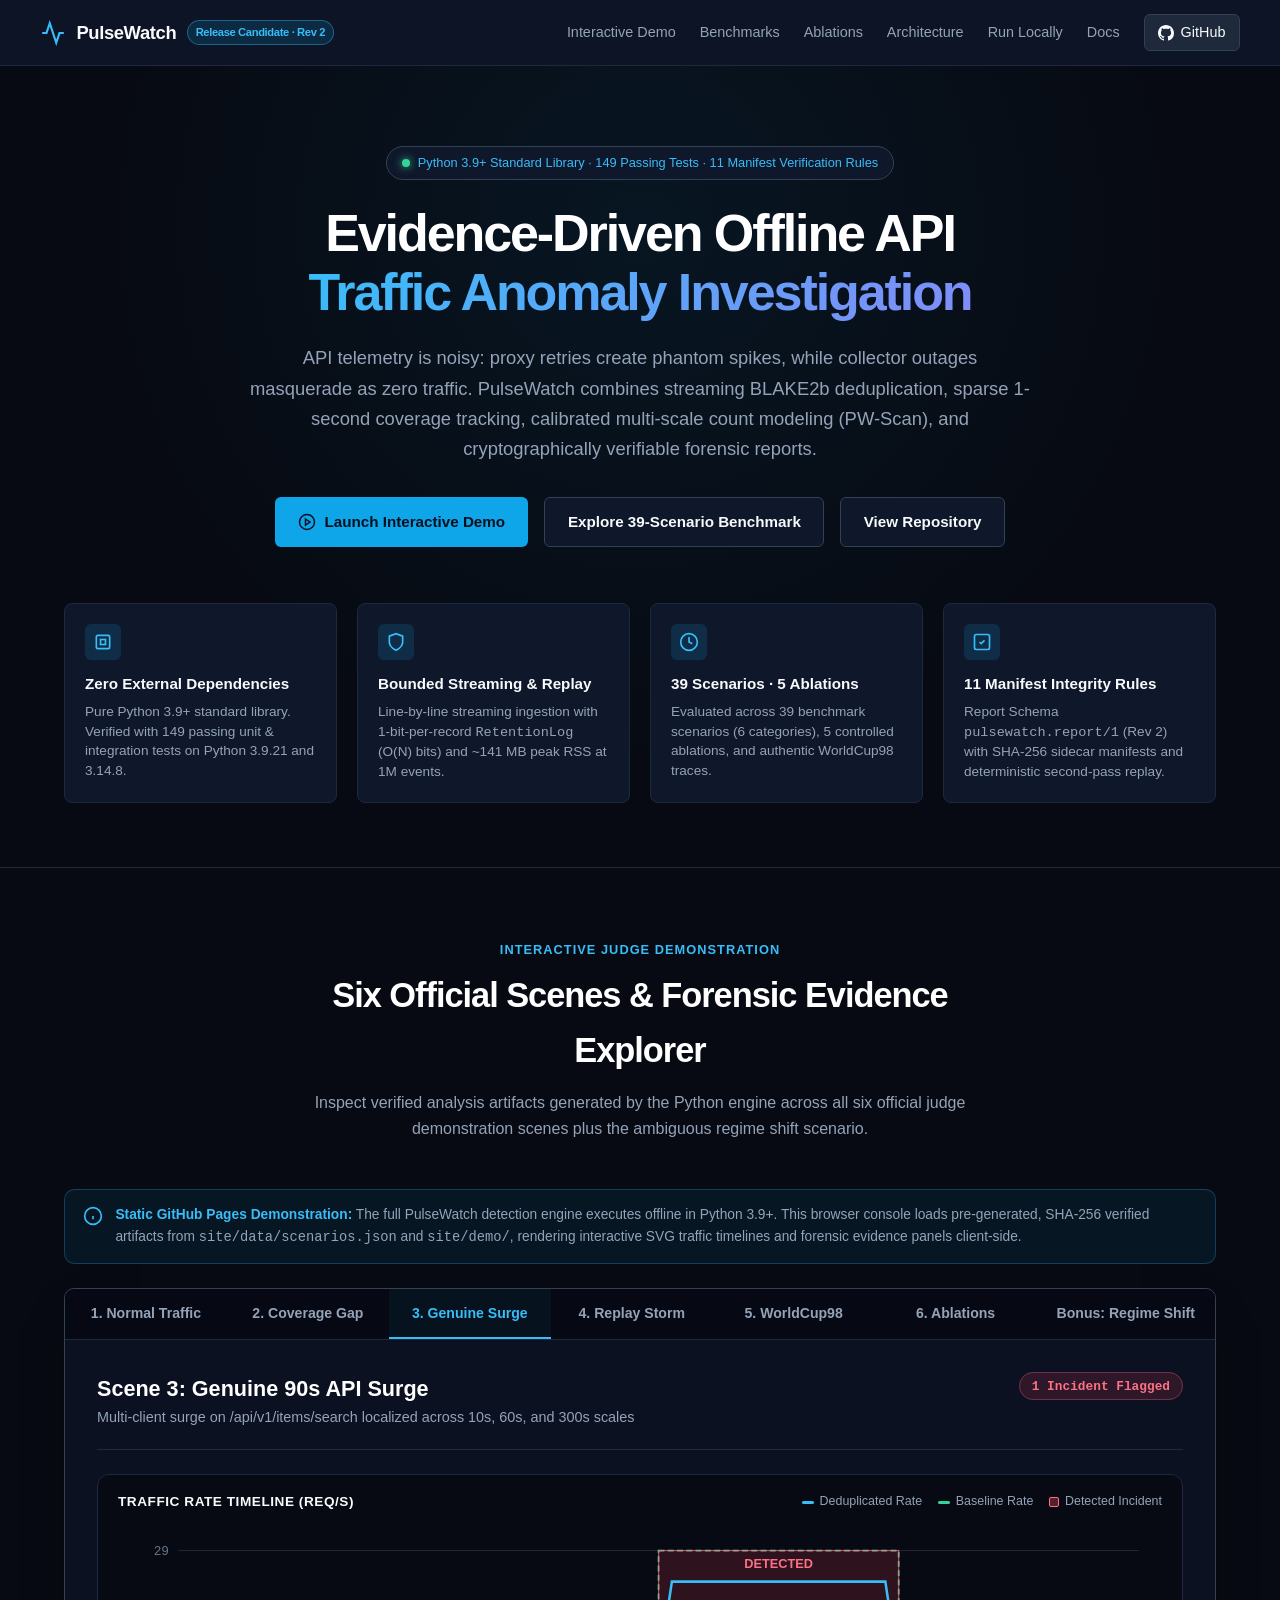
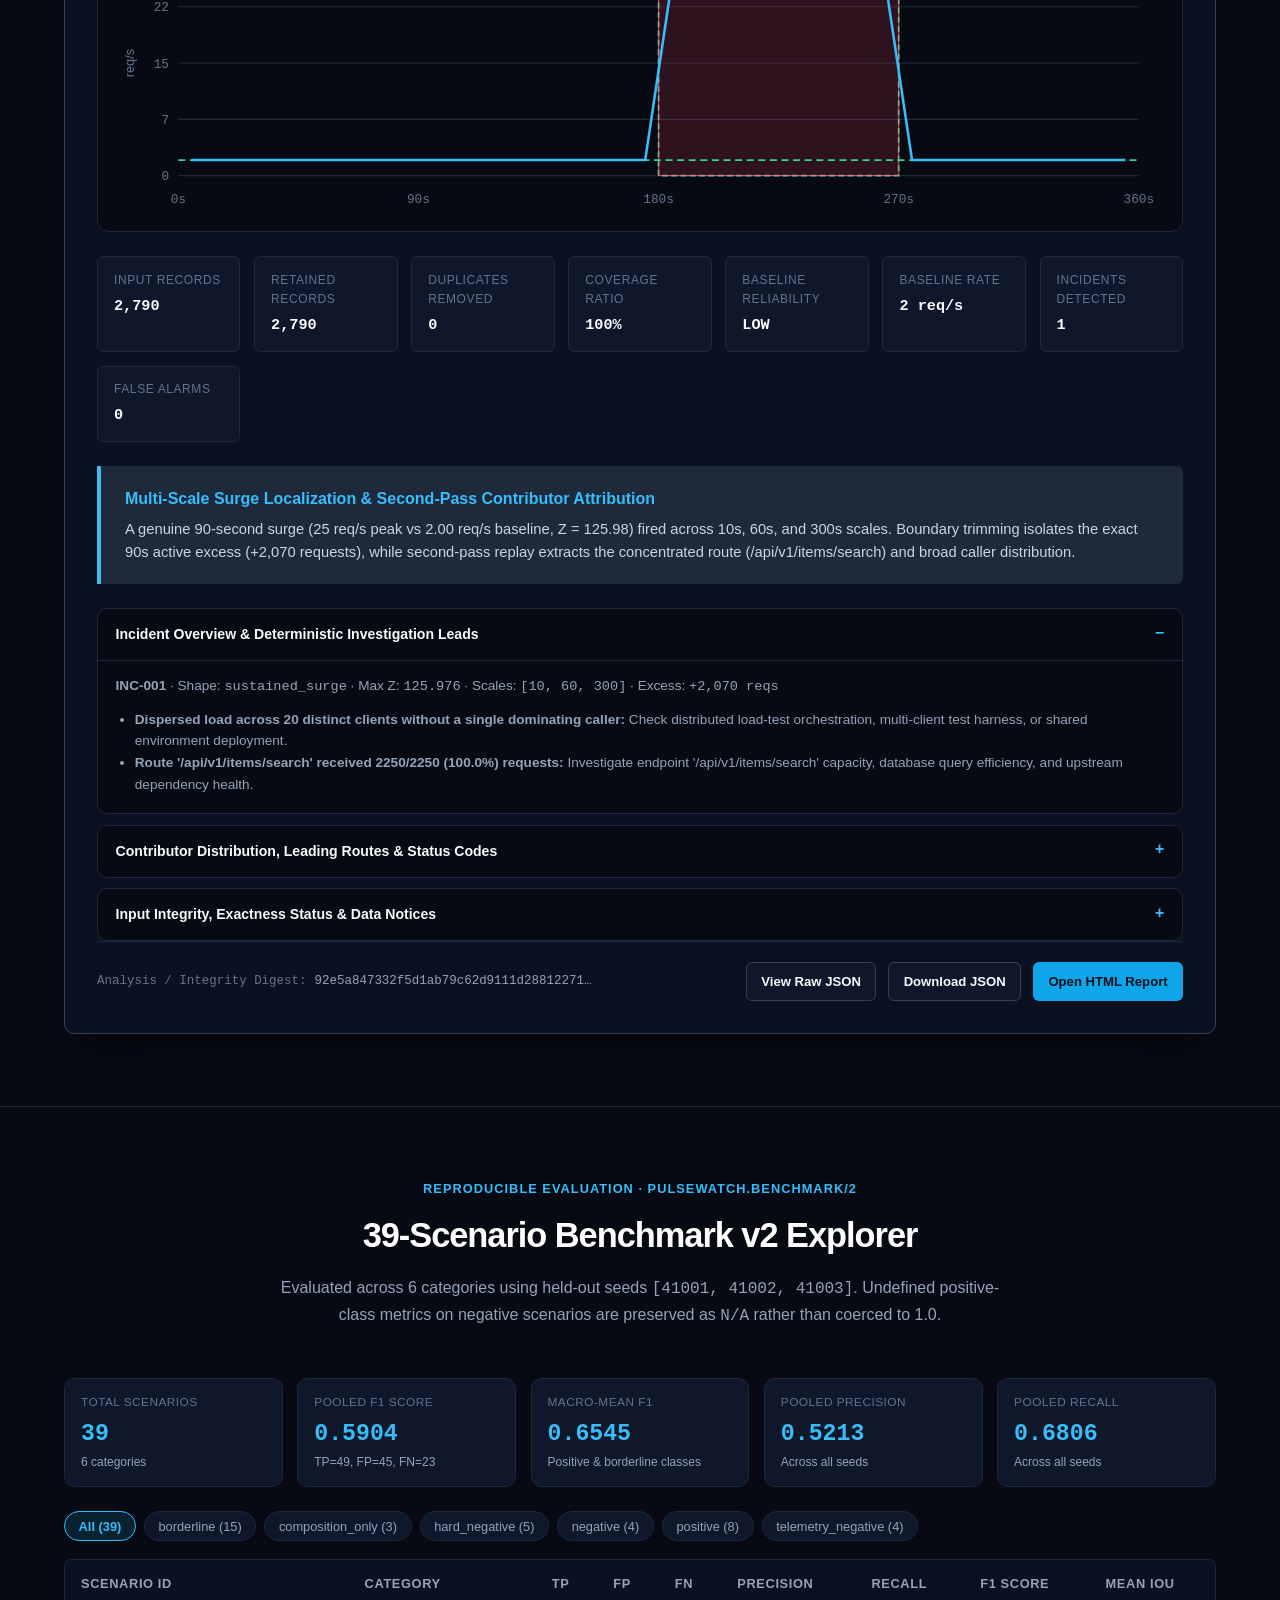
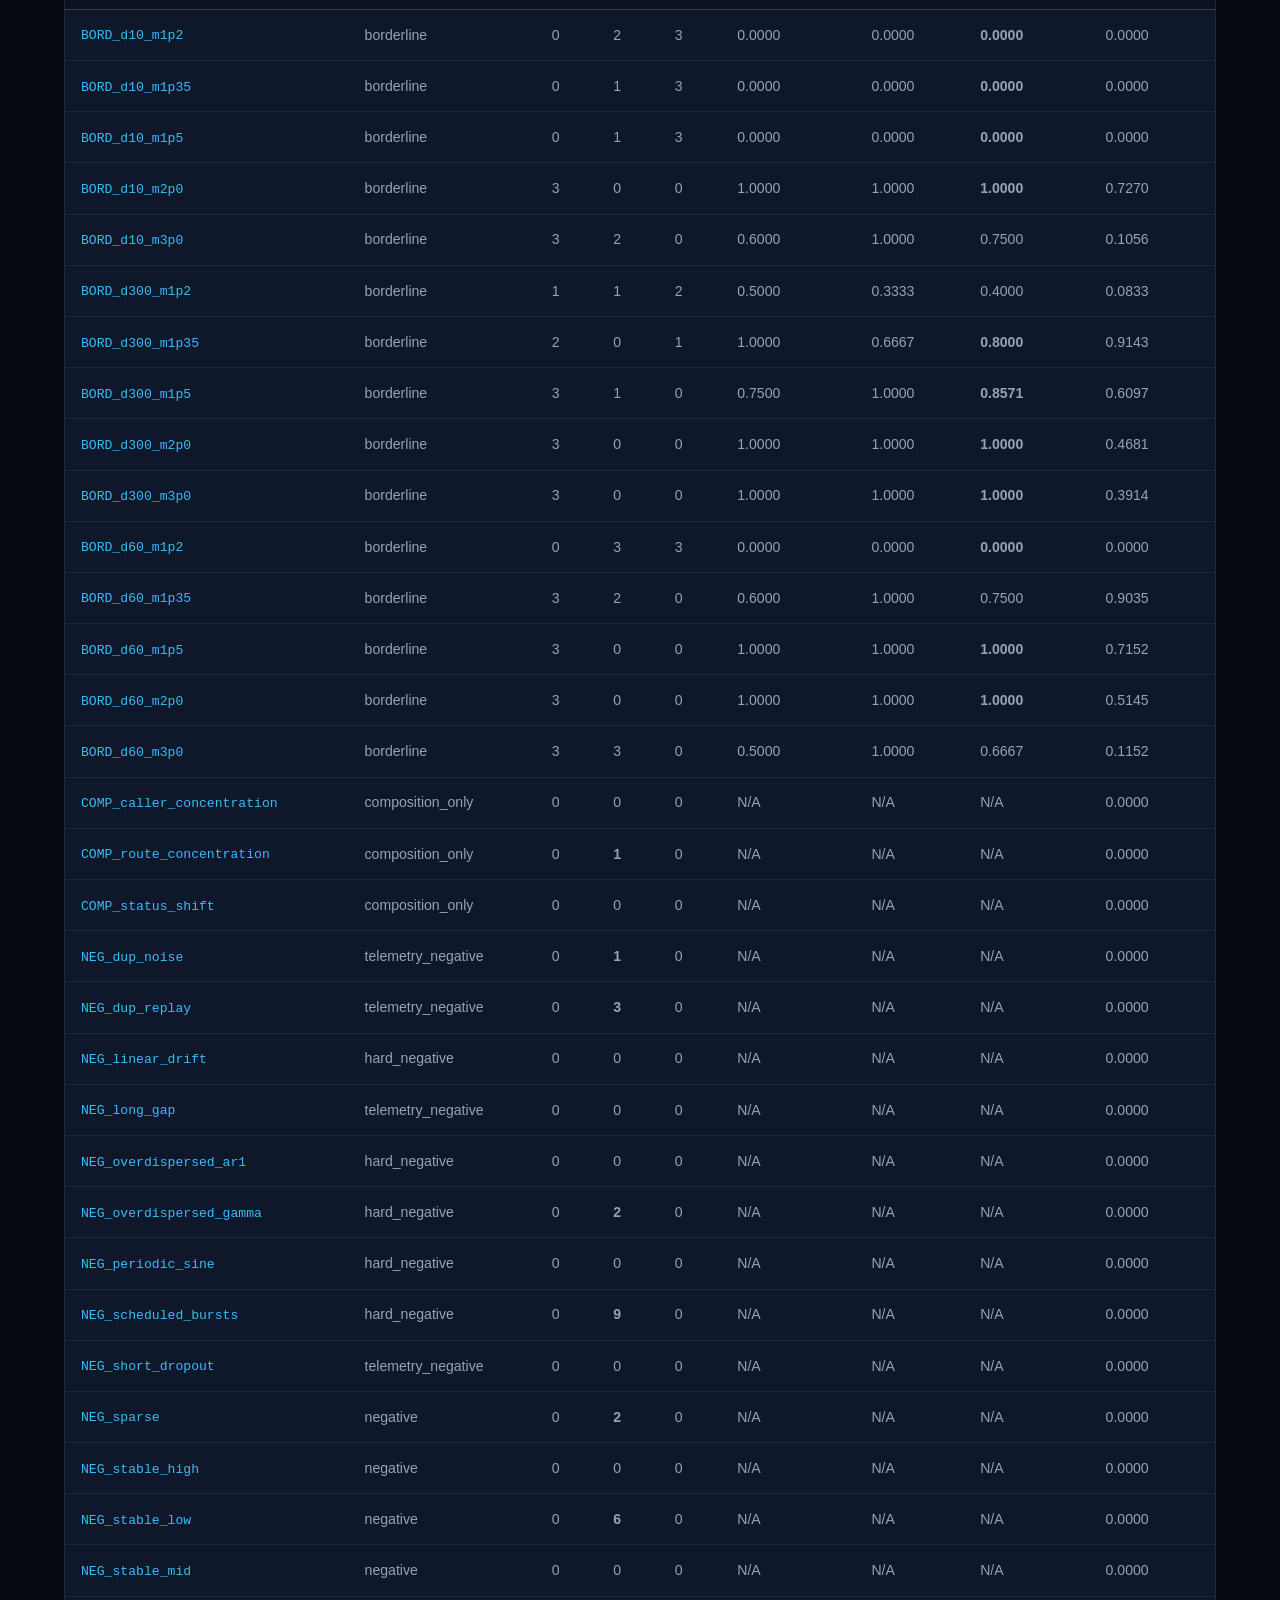
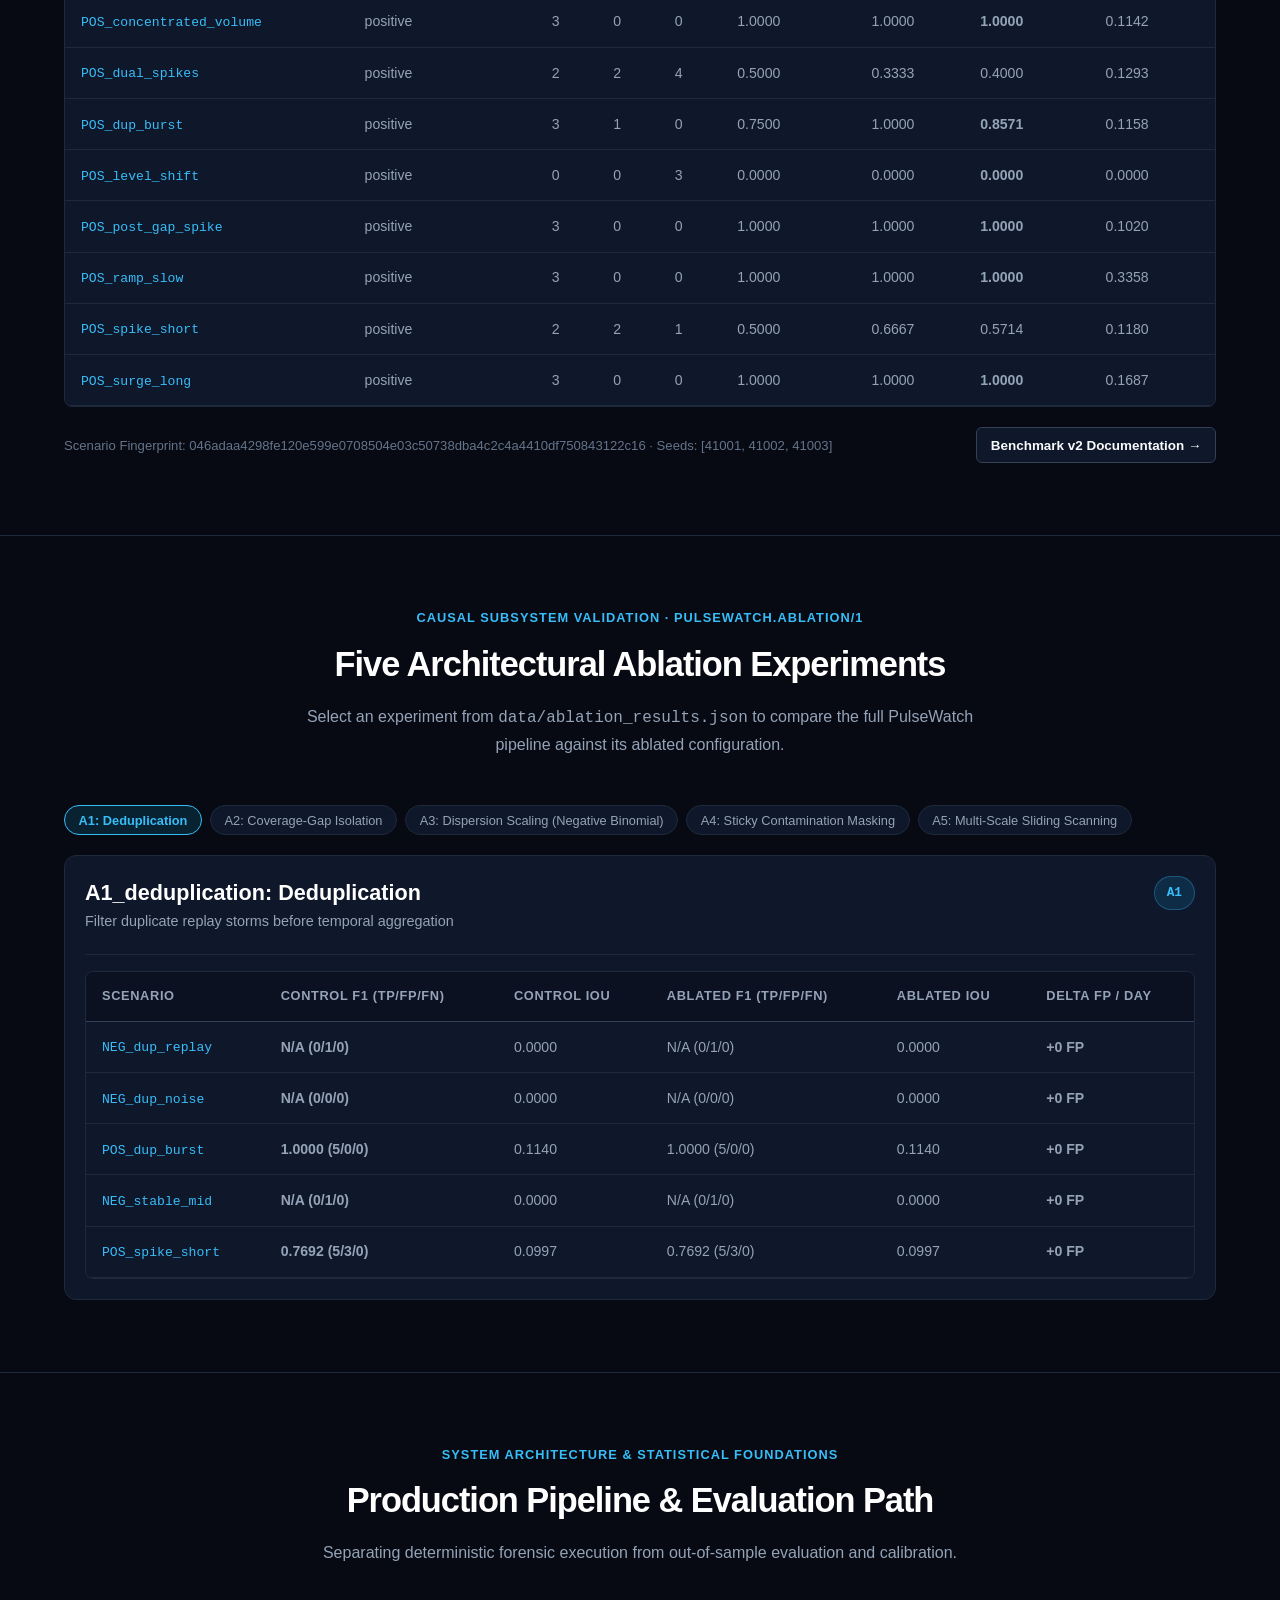
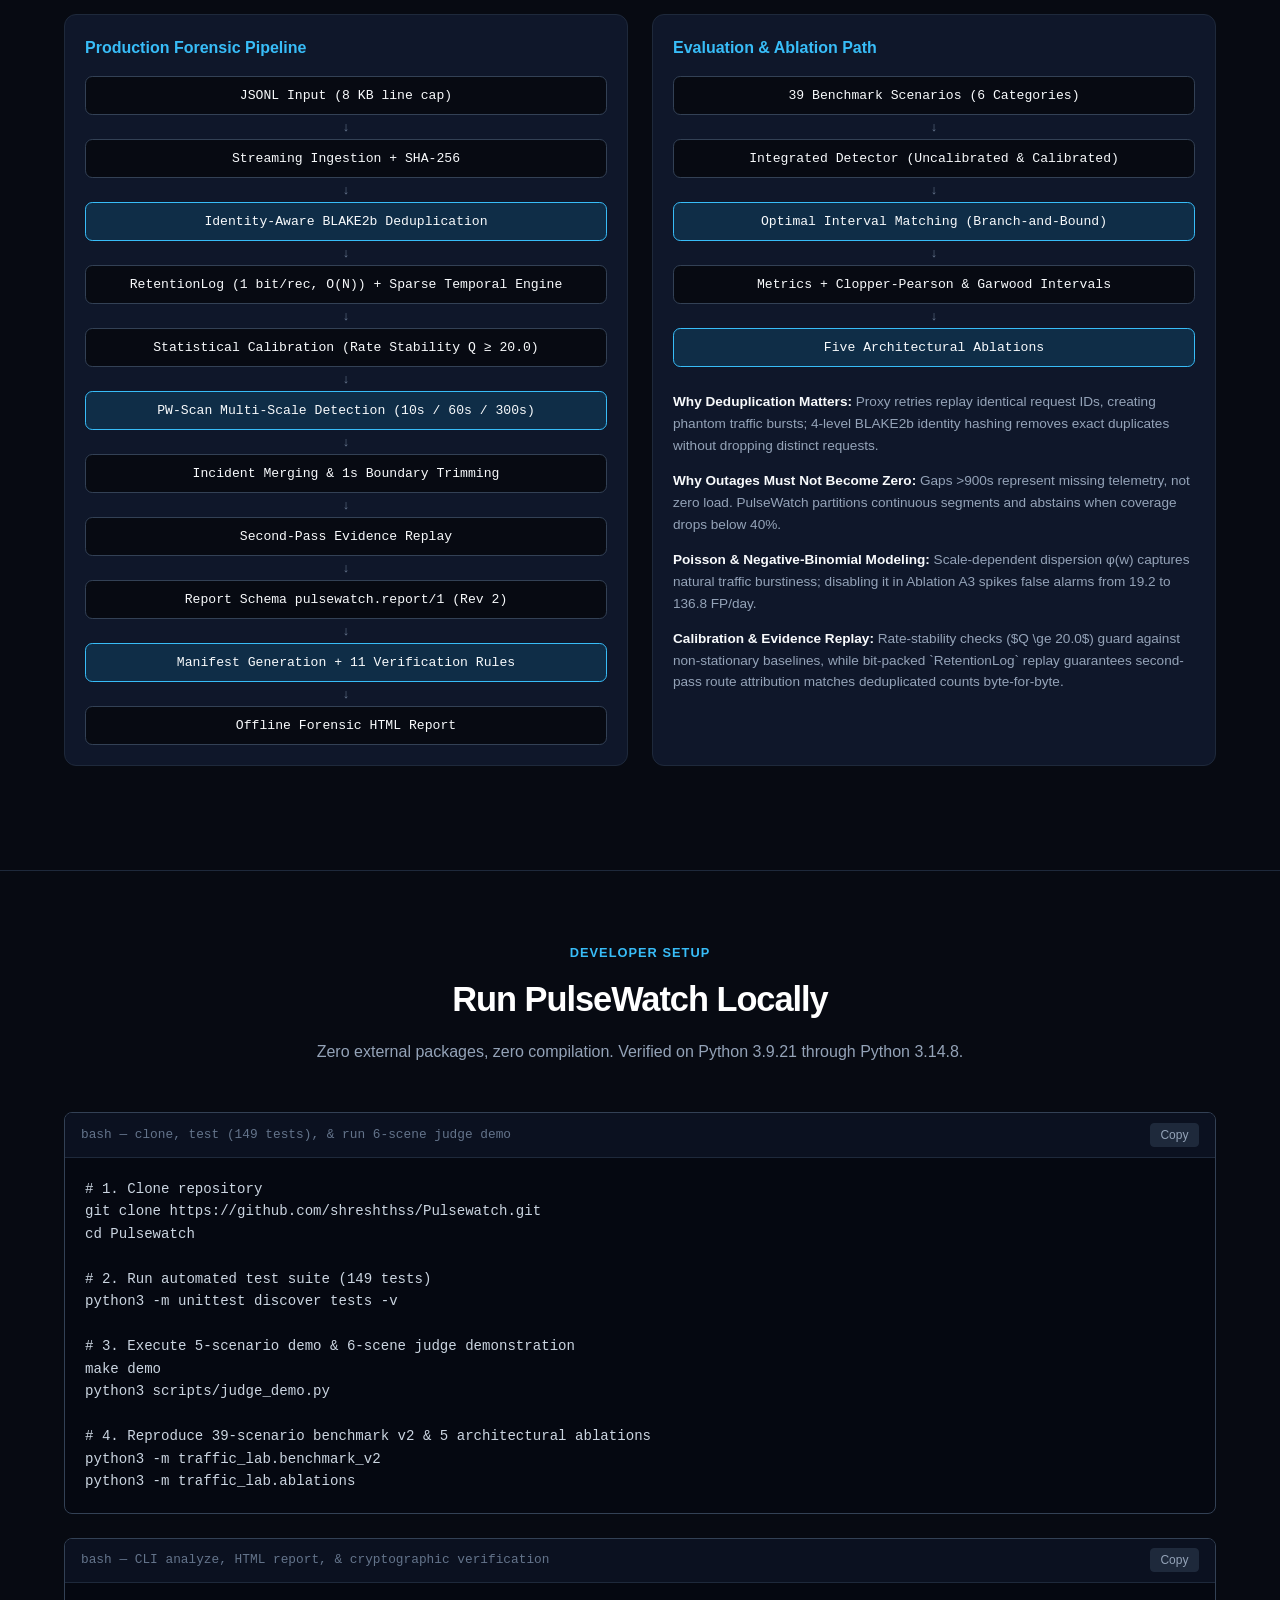
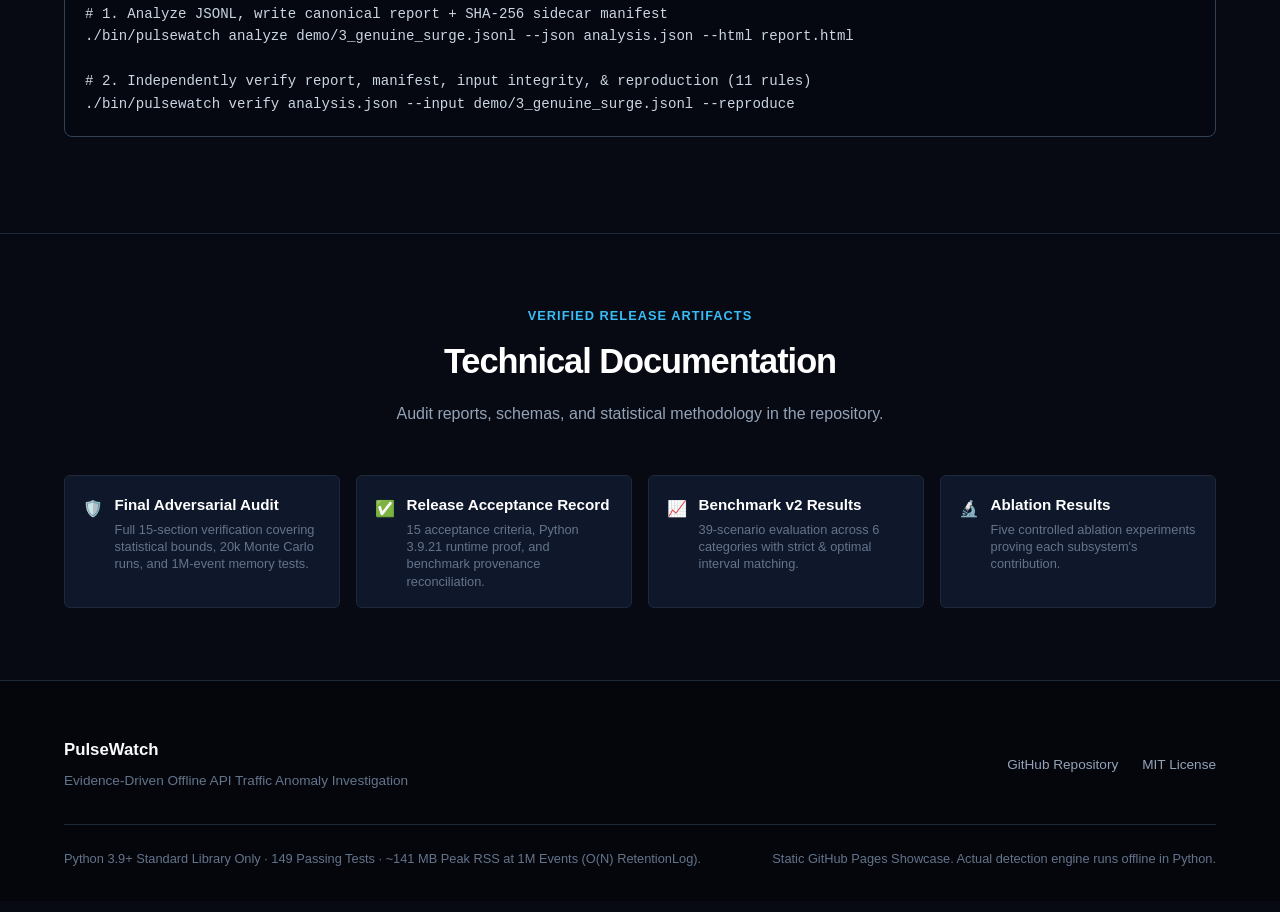
<file: site/index.html>
<!DOCTYPE html>
<html lang="en">
<head>
  <meta charset="utf-8">
  <meta name="viewport" content="width=device-width, initial-scale=1.0">
  <meta http-equiv="Content-Security-Policy" content="default-src 'self' 'unsafe-inline'; img-src 'self' data:;">
  <title>PulseWatch — Evidence-Driven Offline API Traffic Anomaly Investigation</title>
  <meta name="description" content="Offline API traffic anomaly detection combining hierarchical deduplication, coverage tracking, multi-scale count modeling (PW-Scan), optimal interval matching, and verifiable forensic manifests.">
  <link rel="stylesheet" href="style.css">
</head>
<body>

  <!-- Top Navigation -->
  <header class="navbar">
    <div class="nav-container">
      <a href="#" class="brand-link">
        <svg class="brand-icon" viewBox="0 0 24 24" fill="none" stroke="currentColor" stroke-width="2" aria-hidden="true">
          <polyline points="22 12 18 12 15 21 9 3 6 12 2 12" />
        </svg>
        <span>PulseWatch</span>
        <span class="brand-badge">Release Candidate · Rev 2</span>
      </a>
      <nav class="nav-links" aria-label="Main Navigation">
        <a href="#demo">Interactive Demo</a>
        <a href="#benchmarks">Benchmarks</a>
        <a href="#ablations">Ablations</a>
        <a href="#architecture">Architecture</a>
        <a href="#local">Run Locally</a>
        <a href="#docs">Docs</a>
        <a href="https://github.com/shreshthss/Pulsewatch" target="_blank" rel="noopener noreferrer" class="btn-nav-github">
          <svg width="16" height="16" viewBox="0 0 24 24" fill="currentColor" aria-hidden="true">
            <path d="M12 0C5.37 0 0 5.37 0 12c0 5.31 3.435 9.795 8.205 11.385.6.105.825-.255.825-.57 0-.285-.015-1.23-.015-2.235-3.015.555-3.795-.735-4.035-1.41-.135-.345-.72-1.41-1.23-1.695-.42-.225-1.02-.78-.015-.795.945-.015 1.62.87 1.845 1.23 1.08 1.815 2.805 1.305 3.495.99.105-.78.42-1.305.765-1.605-2.67-.3-5.46-1.335-5.46-5.925 0-1.305.465-2.385 1.23-3.225-.12-.3-.54-1.53.12-3.18 0 0 1.005-.315 3.3 1.23.96-.27 1.98-.405 3-.405s2.04.135 3 .405c2.295-1.56 3.3-1.23 3.3-1.23.66 1.65.24 2.88.12 3.18.765.84 1.23 1.905 1.23 3.225 0 4.605-2.805 5.625-5.475 5.925.435.375.81 1.095.81 2.22 0 1.605-.015 2.895-.015 3.3 0 .315.225.69.825.57A12.02 12.02 0 0024 12c0-6.63-5.37-12-12-12z"/>
          </svg>
          <span>GitHub</span>
        </a>
      </nav>
    </div>
  </header>

  <!-- Hero Section -->
  <section class="hero">
    <div class="container">
      <div class="hero-pill">
        <span class="dot"></span>
        <span>Python 3.9+ Standard Library · 149 Passing Tests · 11 Manifest Verification Rules</span>
      </div>
      <h1>Evidence-Driven Offline API<br><span>Traffic Anomaly Investigation</span></h1>
      <p class="lead">
        API telemetry is noisy: proxy retries create phantom spikes, while collector outages masquerade as zero traffic. PulseWatch combines streaming BLAKE2b deduplication, sparse 1-second coverage tracking, calibrated multi-scale count modeling (PW-Scan), and cryptographically verifiable forensic reports.
      </p>
      <div class="hero-actions">
        <a href="#demo" class="btn btn-primary">
          <svg width="18" height="18" viewBox="0 0 24 24" fill="none" stroke="currentColor" stroke-width="2" aria-hidden="true"><circle cx="12" cy="12" r="10"/><polygon points="10 8 16 12 10 16 10 8"/></svg>
          <span>Launch Interactive Demo</span>
        </a>
        <a href="#benchmarks" class="btn btn-secondary">
          <span>Explore 39-Scenario Benchmark</span>
        </a>
        <a href="https://github.com/shreshthss/Pulsewatch" target="_blank" rel="noopener noreferrer" class="btn btn-secondary">
          <span>View Repository</span>
        </a>
      </div>

      <!-- Key Pillars -->
      <div class="hero-pillars">
        <div class="pillar-card">
          <div class="icon-box">
            <svg width="20" height="20" viewBox="0 0 24 24" fill="none" stroke="currentColor" stroke-width="2" aria-hidden="true"><rect x="4" y="4" width="16" height="16" rx="2" ry="2"/><rect x="9" y="9" width="6" height="6"/></svg>
          </div>
          <h3>Zero External Dependencies</h3>
          <p>Pure Python 3.9+ standard library. Verified with 149 passing unit &amp; integration tests on Python 3.9.21 and 3.14.8.</p>
        </div>
        <div class="pillar-card">
          <div class="icon-box">
            <svg width="20" height="20" viewBox="0 0 24 24" fill="none" stroke="currentColor" stroke-width="2" aria-hidden="true"><path d="M12 22s8-4 8-10V5l-8-3-8 3v7c0 6 8 10 8 10z"/></svg>
          </div>
          <h3>Bounded Streaming &amp; Replay</h3>
          <p>Line-by-line streaming ingestion with 1-bit-per-record <code>RetentionLog</code> (O(N) bits) and ~141 MB peak RSS at 1M events.</p>
        </div>
        <div class="pillar-card">
          <div class="icon-box">
            <svg width="20" height="20" viewBox="0 0 24 24" fill="none" stroke="currentColor" stroke-width="2" aria-hidden="true"><circle cx="12" cy="12" r="10"/><polyline points="12 6 12 12 16 14"/></svg>
          </div>
          <h3>39 Scenarios · 5 Ablations</h3>
          <p>Evaluated across 39 benchmark scenarios (6 categories), 5 controlled ablations, and authentic WorldCup98 traces.</p>
        </div>
        <div class="pillar-card">
          <div class="icon-box">
            <svg width="20" height="20" viewBox="0 0 24 24" fill="none" stroke="currentColor" stroke-width="2" aria-hidden="true"><path d="M9 12l2 2 4-4"/><rect x="3" y="3" width="18" height="18" rx="2"/></svg>
          </div>
          <h3>11 Manifest Integrity Rules</h3>
          <p>Report Schema <code>pulsewatch.report/1</code> (Rev 2) with SHA-256 sidecar manifests and deterministic second-pass replay.</p>
        </div>
      </div>
    </div>
  </section>

  <!-- Interactive Demonstration Console -->
  <section id="demo">
    <div class="container">
      <div class="section-header">
        <div class="section-tag">Interactive Judge Demonstration</div>
        <h2>Six Official Scenes &amp; Forensic Evidence Explorer</h2>
        <p>Inspect verified analysis artifacts generated by the Python engine across all six official judge demonstration scenes plus the ambiguous regime shift scenario.</p>
      </div>

      <div class="static-notice" role="note">
        <svg width="20" height="20" viewBox="0 0 24 24" fill="none" stroke="#38bdf8" stroke-width="2" style="flex-shrink:0; margin-top:2px;" aria-hidden="true"><circle cx="12" cy="12" r="10"/><line x1="12" y1="16" x2="12" y2="12"/><line x1="12" y1="8" x2="12.01" y2="8"/></svg>
        <div>
          <strong>Static GitHub Pages Demonstration:</strong> The full PulseWatch detection engine executes offline in Python 3.9+. This browser console loads pre-generated, SHA-256 verified artifacts from <code>site/data/scenarios.json</code> and <code>site/demo/</code>, rendering interactive SVG traffic timelines and forensic evidence panels client-side.
        </div>
      </div>

      <div class="demo-console">
        <!-- Scenario Tabs -->
        <div class="console-nav" id="scenario-tabs" role="tablist" aria-label="Judge Demonstration Scenes">
          <button class="scenario-tab" data-scenario="normal" role="tab" aria-selected="false">1. Normal Traffic</button>
          <button class="scenario-tab" data-scenario="gap" role="tab" aria-selected="false">2. Coverage Gap</button>
          <button class="scenario-tab active" data-scenario="surge" role="tab" aria-selected="true">3. Genuine Surge</button>
          <button class="scenario-tab" data-scenario="dedup" role="tab" aria-selected="false">4. Replay Storm</button>
          <button class="scenario-tab" data-scenario="worldcup98" role="tab" aria-selected="false">5. WorldCup98</button>
          <button class="scenario-tab" data-scenario="ablations" role="tab" aria-selected="false">6. Ablations</button>
          <button class="scenario-tab" data-scenario="regime" role="tab" aria-selected="false">Bonus: Regime Shift</button>
        </div>

        <!-- Scenario Content Panel -->
        <div class="console-body">
          <div class="console-header-row">
            <div>
              <h3 id="sc-title">Loading scenario data...</h3>
              <p id="sc-subtitle">Fetching verified artifacts from site/data/scenarios.json</p>
            </div>
            <div>
              <span id="sc-badge" class="badge badge-cyan">Verified</span>
            </div>
          </div>

          <!-- Traffic Visualization -->
          <div class="chart-panel" id="sc-chart-panel">
            <div class="chart-header">
              <div class="chart-title" id="sc-chart-title">Traffic Rate Timeline (req/s)</div>
              <div class="chart-legend" id="sc-chart-legend"></div>
            </div>
            <div class="chart-svg-wrap" id="sc-chart-container" aria-label="Traffic timeline visualization"></div>
          </div>

          <!-- Key Metrics -->
          <div class="metrics-grid" id="sc-metrics"></div>

          <!-- Insight Card -->
          <div class="insight-card">
            <h4 id="sc-highlight">Scenario Summary</h4>
            <p id="sc-explanation"></p>
          </div>

          <!-- Expandable Investigation Evidence Panels -->
          <div class="evidence-accordion" id="sc-evidence-accordion"></div>

          <!-- Inline Raw JSON Drawer (hidden by default) -->
          <div class="json-drawer" id="sc-json-drawer" hidden>
            <div class="json-drawer-header">
              <span id="sc-json-filename">analysis.json</span>
              <button type="button" class="filter-btn" id="sc-json-close">Close JSON</button>
            </div>
            <pre id="sc-json-content"></pre>
          </div>

          <!-- Console Footer & Links -->
          <div class="console-footer-row">
            <div class="hash-info">
              <span>Analysis / Integrity Digest:</span>
              <span class="hash-val" id="sc-hash">—</span>
            </div>
            <div class="console-actions">
              <button type="button" id="sc-json-toggle" class="btn btn-secondary" style="padding: 0.5rem 0.9rem; font-size: 0.82rem;">
                <span>View Raw JSON</span>
              </button>
              <a id="sc-json-download" href="#" download class="btn btn-secondary" style="padding: 0.5rem 0.9rem; font-size: 0.82rem;">
                <span>Download JSON</span>
              </a>
              <a id="sc-report-link" href="#" target="_blank" rel="noopener noreferrer" class="btn btn-primary" style="padding: 0.5rem 0.9rem; font-size: 0.82rem;">
                <span>Open HTML Report</span>
              </a>
            </div>
          </div>
        </div>
      </div>
    </div>
  </section>

  <!-- Benchmark v2 Explorer -->
  <section id="benchmarks">
    <div class="container">
      <div class="section-header">
        <div class="section-tag">Reproducible Evaluation · pulsewatch.benchmark/2</div>
        <h2>39-Scenario Benchmark v2 Explorer</h2>
        <p>Evaluated across 6 categories using held-out seeds <code>[41001, 41002, 41003]</code>. Undefined positive-class metrics on negative scenarios are preserved as <code>N/A</code> rather than coerced to 1.0.</p>
      </div>

      <div class="kpi-strip" id="bm-kpis"></div>

      <div class="filter-bar" id="bm-filters" role="group" aria-label="Filter Benchmark Categories">
        <button type="button" class="filter-btn active" data-cat="all">All Categories (39)</button>
      </div>

      <div class="benchmark-table-wrapper">
        <table class="benchmark-table" aria-label="Benchmark v2 Scenario Results">
          <thead>
            <tr>
              <th>Scenario ID</th>
              <th>Category</th>
              <th>TP</th>
              <th>FP</th>
              <th>FN</th>
              <th>Precision</th>
              <th>Recall</th>
              <th>F1 Score</th>
              <th>Mean IoU</th>
            </tr>
          </thead>
          <tbody id="bm-table-body">
            <tr><td colspan="9">Loading benchmark_v2.json...</td></tr>
          </tbody>
        </table>
      </div>

      <div style="margin-top: 1.25rem; display: flex; justify-content: space-between; align-items: center; flex-wrap: wrap; gap: 1rem;">
        <span style="font-size: 0.82rem; color: var(--text-dim);" id="bm-fingerprint">Scenario Fingerprint: —</span>
        <a href="https://github.com/shreshthss/Pulsewatch/blob/integration/docs/BENCHMARK_V2_RESULTS.md" target="_blank" rel="noopener noreferrer" class="btn btn-secondary" style="font-size: 0.84rem; padding: 0.4rem 0.85rem;">
          <span>Benchmark v2 Documentation →</span>
        </a>
      </div>
    </div>
  </section>

  <!-- Ablation Explorer -->
  <section id="ablations">
    <div class="container">
      <div class="section-header">
        <div class="section-tag">Causal Subsystem Validation · pulsewatch.ablation/1</div>
        <h2>Five Architectural Ablation Experiments</h2>
        <p>Select an experiment from <code>data/ablation_results.json</code> to compare the full PulseWatch pipeline against its ablated configuration.</p>
      </div>

      <div class="ablation-tabs" id="ab-tabs" role="tablist" aria-label="Ablation Experiments"></div>

      <div class="ablation-card">
        <div class="console-header-row" style="margin-bottom: 1rem;">
          <div>
            <h3 id="ab-title">Loading ablation experiment...</h3>
            <p id="ab-desc" style="color: var(--text-muted); font-size: 0.9rem;"></p>
          </div>
          <span id="ab-id-badge" class="badge badge-cyan">A1</span>
        </div>

        <div class="benchmark-table-wrapper">
          <table class="benchmark-table" aria-label="Ablation Comparison Table">
            <thead>
              <tr>
                <th>Scenario</th>
                <th>Control F1 (TP/FP/FN)</th>
                <th>Control IoU</th>
                <th>Ablated F1 (TP/FP/FN)</th>
                <th>Ablated IoU</th>
                <th>Delta FP / Day</th>
              </tr>
            </thead>
            <tbody id="ab-table-body"></tbody>
          </table>
        </div>
      </div>
    </div>
  </section>

  <!-- Architecture & Pipeline Visualization -->
  <section id="architecture">
    <div class="container">
      <div class="section-header">
        <div class="section-tag">System Architecture &amp; Statistical Foundations</div>
        <h2>Production Pipeline &amp; Evaluation Path</h2>
        <p>Separating deterministic forensic execution from out-of-sample evaluation and calibration.</p>
      </div>

      <div class="diagrams-grid">
        <div class="diagram-box">
          <h3>Production Forensic Pipeline</h3>
          <div class="flow-chain" aria-label="Production pipeline flow">
            <div class="flow-node">JSONL Input (8 KB line cap)</div>
            <div class="flow-arrow">↓</div>
            <div class="flow-node">Streaming Ingestion + SHA-256</div>
            <div class="flow-arrow">↓</div>
            <div class="flow-node highlight">Identity-Aware BLAKE2b Deduplication</div>
            <div class="flow-arrow">↓</div>
            <div class="flow-node">RetentionLog (1 bit/rec, O(N)) + Sparse Temporal Engine</div>
            <div class="flow-arrow">↓</div>
            <div class="flow-node">Statistical Calibration (Rate Stability Q &ge; 20.0)</div>
            <div class="flow-arrow">↓</div>
            <div class="flow-node highlight">PW-Scan Multi-Scale Detection (10s / 60s / 300s)</div>
            <div class="flow-arrow">↓</div>
            <div class="flow-node">Incident Merging &amp; 1s Boundary Trimming</div>
            <div class="flow-arrow">↓</div>
            <div class="flow-node">Second-Pass Evidence Replay</div>
            <div class="flow-arrow">↓</div>
            <div class="flow-node">Report Schema pulsewatch.report/1 (Rev 2)</div>
            <div class="flow-arrow">↓</div>
            <div class="flow-node highlight">Manifest Generation + 11 Verification Rules</div>
            <div class="flow-arrow">↓</div>
            <div class="flow-node">Offline Forensic HTML Report</div>
          </div>
        </div>

        <div class="diagram-box">
          <h3>Evaluation &amp; Ablation Path</h3>
          <div class="flow-chain" aria-label="Evaluation pipeline flow">
            <div class="flow-node">39 Benchmark Scenarios (6 Categories)</div>
            <div class="flow-arrow">↓</div>
            <div class="flow-node">Integrated Detector (Uncalibrated &amp; Calibrated)</div>
            <div class="flow-arrow">↓</div>
            <div class="flow-node highlight">Optimal Interval Matching (Branch-and-Bound)</div>
            <div class="flow-arrow">↓</div>
            <div class="flow-node">Metrics + Clopper-Pearson &amp; Garwood Intervals</div>
            <div class="flow-arrow">↓</div>
            <div class="flow-node highlight">Five Architectural Ablations</div>
          </div>

          <div style="margin-top: 1.5rem; display: flex; flex-direction: column; gap: 0.85rem; font-size: 0.85rem; color: var(--text-muted);">
            <div><strong style="color:var(--text-main);">Why Deduplication Matters:</strong> Proxy retries replay identical request IDs, creating phantom traffic bursts; 4-level BLAKE2b identity hashing removes exact duplicates without dropping distinct requests.</div>
            <div><strong style="color:var(--text-main);">Why Outages Must Not Become Zero:</strong> Gaps &gt;900s represent missing telemetry, not zero load. PulseWatch partitions continuous segments and abstains when coverage drops below 40%.</div>
            <div><strong style="color:var(--text-main);">Poisson &amp; Negative-Binomial Modeling:</strong> Scale-dependent dispersion &phi;(w) captures natural traffic burstiness; disabling it in Ablation A3 spikes false alarms from 19.2 to 136.8 FP/day.</div>
            <div><strong style="color:var(--text-main);">Calibration &amp; Evidence Replay:</strong> Rate-stability checks ($Q \ge 20.0$) guard against non-stationary baselines, while bit-packed `RetentionLog` replay guarantees second-pass route attribution matches deduplicated counts byte-for-byte.</div>
          </div>
        </div>
      </div>
    </div>
  </section>

  <!-- Run Locally -->
  <section id="local">
    <div class="container">
      <div class="section-header">
        <div class="section-tag">Developer Setup</div>
        <h2>Run PulseWatch Locally</h2>
        <p>Zero external packages, zero compilation. Verified on Python 3.9.21 through Python 3.14.8.</p>
      </div>

      <div class="code-snippet">
        <div class="code-header">
          <span>bash — clone, test (149 tests), &amp; run 6-scene judge demo</span>
          <button type="button" class="copy-btn" onclick="copyCode(this, 'code-quickstart')">Copy</button>
        </div>
        <pre id="code-quickstart"><code># 1. Clone repository
git clone https://github.com/shreshthss/Pulsewatch.git
cd Pulsewatch

# 2. Run automated test suite (149 tests)
python3 -m unittest discover tests -v

# 3. Execute 5-scenario demo &amp; 6-scene judge demonstration
make demo
python3 scripts/judge_demo.py

# 4. Reproduce 39-scenario benchmark v2 &amp; 5 architectural ablations
python3 -m traffic_lab.benchmark_v2
python3 -m traffic_lab.ablations</code></pre>
      </div>

      <div class="code-snippet">
        <div class="code-header">
          <span>bash — CLI analyze, HTML report, &amp; cryptographic verification</span>
          <button type="button" class="copy-btn" onclick="copyCode(this, 'code-cli')">Copy</button>
        </div>
        <pre id="code-cli"><code># 1. Analyze JSONL, write canonical report + SHA-256 sidecar manifest
./bin/pulsewatch analyze demo/3_genuine_surge.jsonl --json analysis.json --html report.html

# 2. Independently verify report, manifest, input integrity, &amp; reproduction (11 rules)
./bin/pulsewatch verify analysis.json --input demo/3_genuine_surge.jsonl --reproduce</code></pre>
      </div>
    </div>
  </section>

  <!-- Documentation Links -->
  <section id="docs">
    <div class="container">
      <div class="section-header">
        <div class="section-tag">Verified Release Artifacts</div>
        <h2>Technical Documentation</h2>
        <p>Audit reports, schemas, and statistical methodology in the repository.</p>
      </div>

      <div class="docs-grid">
        <a href="https://github.com/shreshthss/Pulsewatch/blob/integration/docs/PULSEWATCH_FINAL_AUDIT.md" target="_blank" rel="noopener noreferrer" class="doc-link-card">
          <div class="doc-icon">🛡️</div>
          <div class="doc-info">
            <h4>Final Adversarial Audit</h4>
            <p>Full 15-section verification covering statistical bounds, 20k Monte Carlo runs, and 1M-event memory tests.</p>
          </div>
        </a>
        <a href="https://github.com/shreshthss/Pulsewatch/blob/integration/docs/PULSEWATCH_RELEASE_ACCEPTANCE.md" target="_blank" rel="noopener noreferrer" class="doc-link-card">
          <div class="doc-icon">✅</div>
          <div class="doc-info">
            <h4>Release Acceptance Record</h4>
            <p>15 acceptance criteria, Python 3.9.21 runtime proof, and benchmark provenance reconciliation.</p>
          </div>
        </a>
        <a href="https://github.com/shreshthss/Pulsewatch/blob/integration/docs/BENCHMARK_V2_RESULTS.md" target="_blank" rel="noopener noreferrer" class="doc-link-card">
          <div class="doc-icon">📈</div>
          <div class="doc-info">
            <h4>Benchmark v2 Results</h4>
            <p>39-scenario evaluation across 6 categories with strict &amp; optimal interval matching.</p>
          </div>
        </a>
        <a href="https://github.com/shreshthss/Pulsewatch/blob/integration/docs/ABLATION_RESULTS.md" target="_blank" rel="noopener noreferrer" class="doc-link-card">
          <div class="doc-icon">🔬</div>
          <div class="doc-info">
            <h4>Ablation Results</h4>
            <p>Five controlled ablation experiments proving each subsystem's contribution.</p>
          </div>
        </a>
      </div>
    </div>
  </section>

  <!-- Footer -->
  <footer>
    <div class="container">
      <div class="footer-row">
        <div>
          <div class="footer-brand">PulseWatch</div>
          <p style="margin-top: 0.35rem; color: var(--text-dim);">Evidence-Driven Offline API Traffic Anomaly Investigation</p>
        </div>
        <div class="footer-links">
          <a href="https://github.com/shreshthss/Pulsewatch" target="_blank" rel="noopener noreferrer">GitHub Repository</a>
          <a href="https://github.com/shreshthss/Pulsewatch/blob/main/LICENSE" target="_blank" rel="noopener noreferrer">MIT License</a>
        </div>
      </div>
      <div class="footer-bottom">
        <div>Python 3.9+ Standard Library Only · 149 Passing Tests · ~141 MB Peak RSS at 1M Events (O(N) RetentionLog).</div>
        <div>Static GitHub Pages Showcase. Actual detection engine runs offline in Python.</div>
      </div>
    </div>
  </footer>

  <script src="app.js"></script>
</body>
</html>
</file>
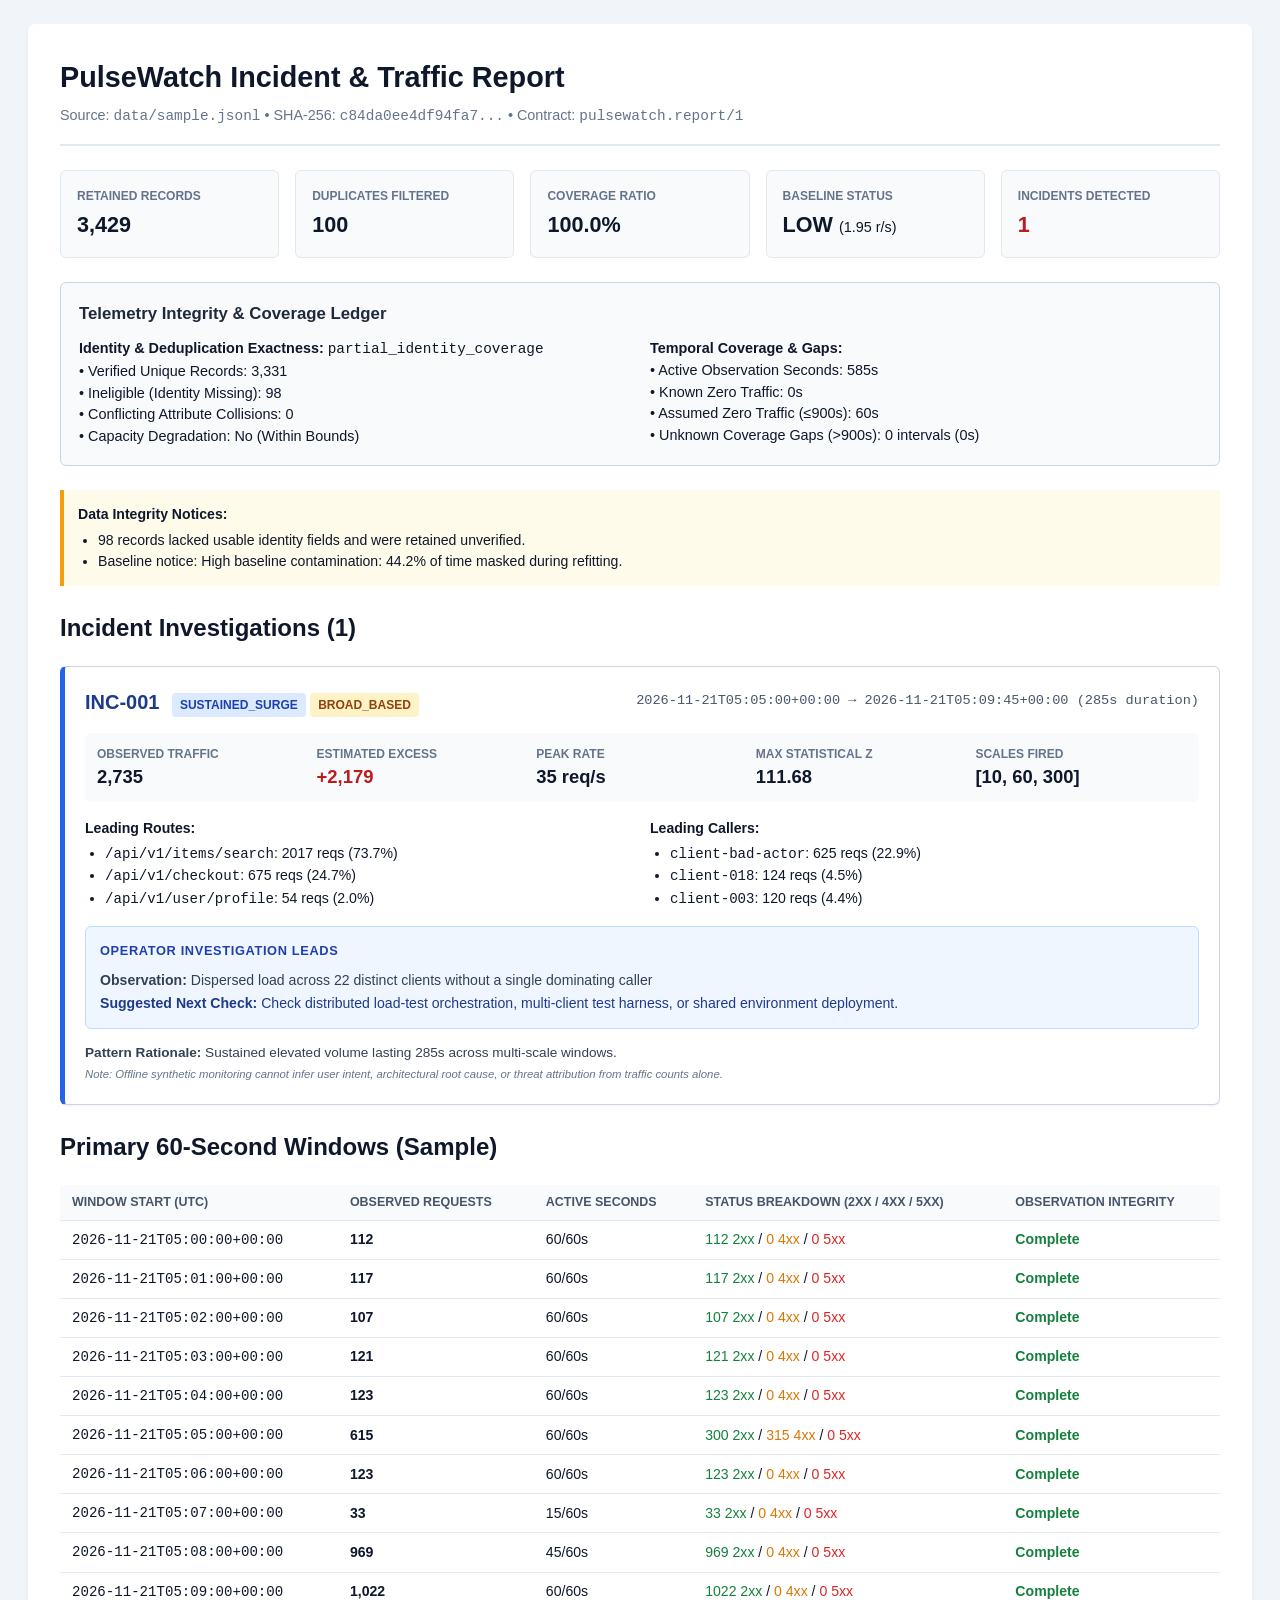
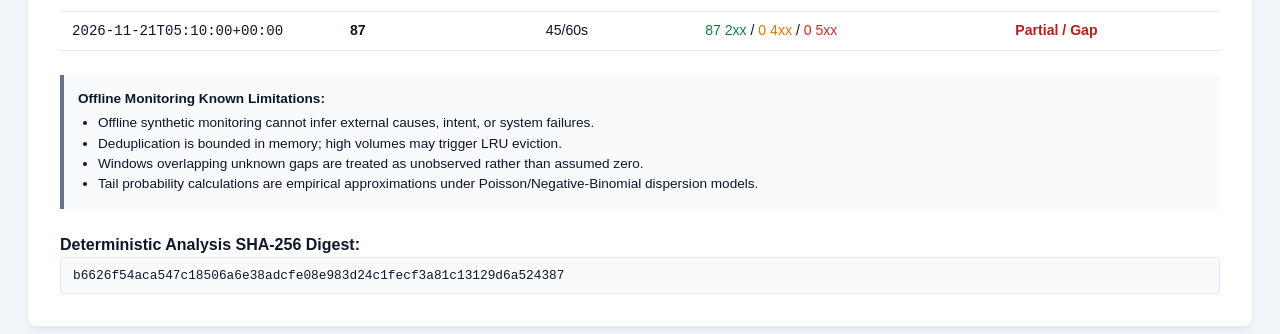
<file: data/report.html>
<!DOCTYPE html>
<html lang="en">
<head>
<meta charset="utf-8">
<meta name="viewport" content="width=device-width, initial-scale=1">
<meta http-equiv="Content-Security-Policy" content="default-src 'none'; style-src 'unsafe-inline';">
<title>PulseWatch Incident &amp; Traffic Report</title>
<style>
    body {
        font-family: -apple-system, BlinkMacSystemFont, "Segoe UI", Roboto, Helvetica, Arial, sans-serif;
        line-height: 1.5;
        color: #0f172a;
        background-color: #f1f5f9;
        margin: 0;
        padding: 24px;
    }
    .container {
        max-width: 1160px;
        margin: 0 auto;
        background: #ffffff;
        border-radius: 8px;
        box-shadow: 0 4px 6px -1px rgba(0,0,0,0.07);
        padding: 32px;
    }
    .header {
        border-bottom: 2px solid #e2e8f0;
        padding-bottom: 16px;
        margin-bottom: 24px;
    }
    .header h1 {
        margin: 0 0 6px 0;
        font-size: 1.8rem;
        color: #0f172a;
    }
    .header-sub {
        color: #64748b;
        font-size: 0.9rem;
    }
    .exec-grid {
        display: grid;
        grid-template-columns: repeat(auto-fit, minmax(200px, 1fr));
        gap: 16px;
        margin-bottom: 24px;
    }
    .exec-card {
        background: #f8fafc;
        border: 1px solid #e2e8f0;
        border-radius: 6px;
        padding: 16px;
    }
    .exec-card .lbl {
        font-size: 0.75rem;
        text-transform: uppercase;
        color: #64748b;
        font-weight: 700;
        margin-bottom: 4px;
    }
    .exec-card .val {
        font-size: 1.35rem;
        font-weight: 700;
        color: #0f172a;
    }
    .panel-integrity {
        background: #f8fafc;
        border: 1px solid #cbd5e1;
        border-radius: 6px;
        padding: 18px;
        margin-bottom: 24px;
    }
    .panel-integrity h3 {
        margin: 0 0 12px 0;
        font-size: 1.05rem;
        color: #1e293b;
    }
    .integrity-cols {
        display: grid;
        grid-template-columns: 1fr 1fr;
        gap: 20px;
        font-size: 0.9rem;
    }
    .incident-card {
        background: #ffffff;
        border: 1px solid #cbd5e1;
        border-left: 5px solid #2563eb;
        border-radius: 6px;
        padding: 20px;
        margin-bottom: 24px;
        box-shadow: 0 1px 2px rgba(0,0,0,0.05);
    }
    .incident-card-header {
        display: flex;
        justify-content: space-between;
        align-items: center;
        margin-bottom: 16px;
        flex-wrap: wrap;
        gap: 8px;
    }
    .incident-id {
        font-size: 1.25rem;
        font-weight: 700;
        color: #1e3a8a;
        margin-right: 8px;
    }
    .incident-time {
        font-size: 0.85rem;
        color: #475569;
        font-family: monospace;
    }
    .incident-metrics {
        display: grid;
        grid-template-columns: repeat(auto-fit, minmax(140px, 1fr));
        background: #f8fafc;
        padding: 12px;
        border-radius: 6px;
        margin-bottom: 16px;
        gap: 8px;
    }
    .inc-metric .lbl {
        display: block;
        font-size: 0.75rem;
        color: #64748b;
        text-transform: uppercase;
        font-weight: 600;
    }
    .inc-metric .val {
        font-size: 1.15rem;
        font-weight: 700;
        color: #0f172a;
    }
    .contributors-grid {
        display: grid;
        grid-template-columns: 1fr 1fr;
        gap: 16px;
        margin-bottom: 16px;
        font-size: 0.88rem;
    }
    .contributor-col ul {
        margin: 4px 0 0 0;
        padding-left: 20px;
    }
    .leads-box {
        background: #eff6ff;
        border: 1px solid #bfdbfe;
        border-radius: 6px;
        padding: 14px;
        margin-bottom: 14px;
    }
    .leads-header {
        font-size: 0.8rem;
        font-weight: 700;
        color: #1e40af;
        letter-spacing: 0.05em;
        margin-bottom: 10px;
    }
    .lead-item {
        margin-bottom: 8px;
        padding-bottom: 8px;
        border-bottom: 1px dashed #cbd5e1;
        font-size: 0.88rem;
    }
    .lead-item:last-child {
        margin-bottom: 0;
        padding-bottom: 0;
        border-bottom: none;
    }
    .lead-trigger {
        color: #334155;
    }
    .lead-action {
        color: #1e3a8a;
        margin-top: 2px;
    }
    .lead-none {
        font-size: 0.85rem;
        color: #64748b;
        margin: 0;
    }
    .incident-rationale {
        font-size: 0.85rem;
        color: #334155;
    }
    .badge {
        display: inline-block;
        padding: 3px 8px;
        font-size: 0.75rem;
        border-radius: 4px;
        font-weight: 600;
        text-transform: uppercase;
    }
    .badge-shape {
        background: #dbeafe;
        color: #1e40af;
    }
    .badge-tag {
        background: #fef3c7;
        color: #92400e;
    }
    table {
        width: 100%;
        border-collapse: collapse;
        margin-bottom: 24px;
        font-size: 0.88rem;
    }
    th, td {
        text-align: left;
        padding: 8px 12px;
        border-bottom: 1px solid #e2e8f0;
    }
    th {
        background: #f8fafc;
        color: #475569;
        font-size: 0.78rem;
        text-transform: uppercase;
    }
    .status-yes {
        color: #15803d;
        font-weight: 600;
    }
    .status-no {
        color: #b91c1c;
        font-weight: 600;
    }
    .s2 { color: #15803d; }
    .s4 { color: #d97706; }
    .s5 { color: #dc2626; }
    .notices {
        background: #fffbeb;
        border-left: 4px solid #f59e0b;
        padding: 14px;
        margin-bottom: 24px;
        font-size: 0.88rem;
    }
    .limitations {
        background: #f8fafc;
        border-left: 4px solid #64748b;
        padding: 14px;
        margin-bottom: 24px;
        font-size: 0.85rem;
    }
    .hash-box {
        font-family: monospace;
        font-size: 0.8rem;
        background: #f8fafc;
        border: 1px solid #e2e8f0;
        padding: 8px 12px;
        border-radius: 4px;
        word-break: break-all;
    }
</style>
</head>
<body>
<div class="container">
    <div class="header">
        <h1>PulseWatch Incident &amp; Traffic Report</h1>
        <div class="header-sub">Source: <code>data/sample.jsonl</code> &bull; SHA-256: <code>c84da0ee4df94fa7...</code> &bull; Contract: <code>pulsewatch.report/1</code></div>
    </div>

    <!-- Executive Summary Grid -->
    <div class="exec-grid">
        <div class="exec-card">
            <div class="lbl">Retained Records</div>
            <div class="val">3,429</div>
        </div>
        <div class="exec-card">
            <div class="lbl">Duplicates Filtered</div>
            <div class="val">100</div>
        </div>
        <div class="exec-card">
            <div class="lbl">Coverage Ratio</div>
            <div class="val">100.0%</div>
        </div>
        <div class="exec-card">
            <div class="lbl">Baseline Status</div>
            <div class="val">LOW <span style="font-size: 0.9rem; font-weight: 400;">(1.95 r/s)</span></div>
        </div>
        <div class="exec-card">
            <div class="lbl">Incidents Detected</div>
            <div class="val" style="color: #b91c1c;">1</div>
        </div>
    </div>

    <!-- Telemetry Integrity & Deduplication Panel -->
    <div class="panel-integrity">
        <h3>Telemetry Integrity &amp; Coverage Ledger</h3>
        <div class="integrity-cols">
            <div>
                <strong>Identity &amp; Deduplication Exactness:</strong> <code>partial_identity_coverage</code><br>
                &bull; Verified Unique Records: 3,331<br>
                &bull; Ineligible (Identity Missing): 98<br>
                &bull; Conflicting Attribute Collisions: 0<br>
                &bull; Capacity Degradation: No (Within Bounds)
            </div>
            <div>
                <strong>Temporal Coverage &amp; Gaps:</strong><br>
                &bull; Active Observation Seconds: 585s<br>
                &bull; Known Zero Traffic: 0s<br>
                &bull; Assumed Zero Traffic (&le;900s): 60s<br>
                &bull; Unknown Coverage Gaps (&gt;900s): 0 intervals (0s)
            </div>
        </div>
    </div>

    <div class="notices"><strong>Data Integrity Notices:</strong><ul style="margin: 4px 0 0 0; padding-left: 20px;"><li>98 records lacked usable identity fields and were retained unverified.</li><li>Baseline notice: High baseline contamination: 44.2% of time masked during refitting.</li></ul></div>

    <h2>Incident Investigations (1)</h2>
    
        <div class="incident-card">
            <div class="incident-card-header">
                <div>
                    <span class="incident-id">INC-001</span>
                    <span class="badge badge-shape">sustained_surge</span>
                    <span class="badge badge-tag">broad_based</span> 
                </div>
                <div class="incident-time">2026-11-21T05:05:00+00:00 &rarr; 2026-11-21T05:09:45+00:00 (285s duration)</div>
            </div>

            <div class="incident-metrics">
                <div class="inc-metric">
                    <span class="lbl">Observed Traffic</span>
                    <span class="val">2,735</span>
                </div>
                <div class="inc-metric">
                    <span class="lbl">Estimated Excess</span>
                    <span class="val" style="color: #b91c1c;">+2,179</span>
                </div>
                <div class="inc-metric">
                    <span class="lbl">Peak Rate</span>
                    <span class="val">35 req/s</span>
                </div>
                <div class="inc-metric">
                    <span class="lbl">Max Statistical Z</span>
                    <span class="val">111.68</span>
                </div>
                <div class="inc-metric">
                    <span class="lbl">Scales Fired</span>
                    <span class="val">[10, 60, 300]</span>
                </div>
            </div>

            <div class="contributors-grid">
                <div class="contributor-col">
                    <strong>Leading Routes:</strong>
                    <ul><li><code>/api/v1/items/search</code>: 2017 reqs (73.7%)</li><li><code>/api/v1/checkout</code>: 675 reqs (24.7%)</li><li><code>/api/v1/user/profile</code>: 54 reqs (2.0%)</li></ul>
                </div>
                <div class="contributor-col">
                    <strong>Leading Callers:</strong>
                    <ul><li><code>client-bad-actor</code>: 625 reqs (22.9%)</li><li><code>client-018</code>: 124 reqs (4.5%)</li><li><code>client-003</code>: 120 reqs (4.4%)</li></ul>
                </div>
            </div>

            <div class="leads-box">
                <div class="leads-header">OPERATOR INVESTIGATION LEADS</div>
                
            <div class="lead-item">
                <div class="lead-trigger"><strong>Observation:</strong> Dispersed load across 22 distinct clients without a single dominating caller</div>
                <div class="lead-action"><strong>Suggested Next Check:</strong> Check distributed load-test orchestration, multi-client test harness, or shared environment deployment.</div>
            </div>
            
            </div>

            <div class="incident-rationale">
                <strong>Pattern Rationale:</strong> Sustained elevated volume lasting 285s across multi-scale windows.<br>
                <small style="color: #64748b;"><em>Note: Offline synthetic monitoring cannot infer user intent, architectural root cause, or threat attribution from traffic counts alone.</em></small>
            </div>
        </div>
        

    <h2>Primary 60-Second Windows (Sample)</h2>
    <table>
        <thead>
            <tr>
                <th>Window Start (UTC)</th>
                <th>Observed Requests</th>
                <th>Active Seconds</th>
                <th>Status Breakdown (2xx / 4xx / 5xx)</th>
                <th>Observation Integrity</th>
            </tr>
        </thead>
        <tbody>
            
        <tr>
            <td><code>2026-11-21T05:00:00+00:00</code></td>
            <td><strong>112</strong></td>
            <td>60/60s</td>
            <td><span class='s2'>112 2xx</span> / <span class='s4'>0 4xx</span> / <span class='s5'>0 5xx</span></td>
            <td><span class="status-yes">Complete</span></td>
        </tr>
        
        <tr>
            <td><code>2026-11-21T05:01:00+00:00</code></td>
            <td><strong>117</strong></td>
            <td>60/60s</td>
            <td><span class='s2'>117 2xx</span> / <span class='s4'>0 4xx</span> / <span class='s5'>0 5xx</span></td>
            <td><span class="status-yes">Complete</span></td>
        </tr>
        
        <tr>
            <td><code>2026-11-21T05:02:00+00:00</code></td>
            <td><strong>107</strong></td>
            <td>60/60s</td>
            <td><span class='s2'>107 2xx</span> / <span class='s4'>0 4xx</span> / <span class='s5'>0 5xx</span></td>
            <td><span class="status-yes">Complete</span></td>
        </tr>
        
        <tr>
            <td><code>2026-11-21T05:03:00+00:00</code></td>
            <td><strong>121</strong></td>
            <td>60/60s</td>
            <td><span class='s2'>121 2xx</span> / <span class='s4'>0 4xx</span> / <span class='s5'>0 5xx</span></td>
            <td><span class="status-yes">Complete</span></td>
        </tr>
        
        <tr>
            <td><code>2026-11-21T05:04:00+00:00</code></td>
            <td><strong>123</strong></td>
            <td>60/60s</td>
            <td><span class='s2'>123 2xx</span> / <span class='s4'>0 4xx</span> / <span class='s5'>0 5xx</span></td>
            <td><span class="status-yes">Complete</span></td>
        </tr>
        
        <tr>
            <td><code>2026-11-21T05:05:00+00:00</code></td>
            <td><strong>615</strong></td>
            <td>60/60s</td>
            <td><span class='s2'>300 2xx</span> / <span class='s4'>315 4xx</span> / <span class='s5'>0 5xx</span></td>
            <td><span class="status-yes">Complete</span></td>
        </tr>
        
        <tr>
            <td><code>2026-11-21T05:06:00+00:00</code></td>
            <td><strong>123</strong></td>
            <td>60/60s</td>
            <td><span class='s2'>123 2xx</span> / <span class='s4'>0 4xx</span> / <span class='s5'>0 5xx</span></td>
            <td><span class="status-yes">Complete</span></td>
        </tr>
        
        <tr>
            <td><code>2026-11-21T05:07:00+00:00</code></td>
            <td><strong>33</strong></td>
            <td>15/60s</td>
            <td><span class='s2'>33 2xx</span> / <span class='s4'>0 4xx</span> / <span class='s5'>0 5xx</span></td>
            <td><span class="status-yes">Complete</span></td>
        </tr>
        
        <tr>
            <td><code>2026-11-21T05:08:00+00:00</code></td>
            <td><strong>969</strong></td>
            <td>45/60s</td>
            <td><span class='s2'>969 2xx</span> / <span class='s4'>0 4xx</span> / <span class='s5'>0 5xx</span></td>
            <td><span class="status-yes">Complete</span></td>
        </tr>
        
        <tr>
            <td><code>2026-11-21T05:09:00+00:00</code></td>
            <td><strong>1,022</strong></td>
            <td>60/60s</td>
            <td><span class='s2'>1022 2xx</span> / <span class='s4'>0 4xx</span> / <span class='s5'>0 5xx</span></td>
            <td><span class="status-yes">Complete</span></td>
        </tr>
        
        <tr>
            <td><code>2026-11-21T05:10:00+00:00</code></td>
            <td><strong>87</strong></td>
            <td>45/60s</td>
            <td><span class='s2'>87 2xx</span> / <span class='s4'>0 4xx</span> / <span class='s5'>0 5xx</span></td>
            <td><span class="status-no">Partial / Gap</span></td>
        </tr>
        
        </tbody>
    </table>

    <div class="limitations">
        <strong>Offline Monitoring Known Limitations:</strong>
        <ul style="margin: 4px 0 0 0; padding-left: 20px;"><li>Offline synthetic monitoring cannot infer external causes, intent, or system failures.</li><li>Deduplication is bounded in memory; high volumes may trigger LRU eviction.</li><li>Windows overlapping unknown gaps are treated as unobserved rather than assumed zero.</li><li>Tail probability calculations are empirical approximations under Poisson/Negative-Binomial dispersion models.</li></ul>
    </div>

    <div>
        <strong>Deterministic Analysis SHA-256 Digest:</strong>
        <div class="hash-box">b6626f54aca547c18506a6e38adcfe08e983d24c1fecf3a81c13129d6a524387</div>
    </div>
</div>
</body>
</html>
</file>
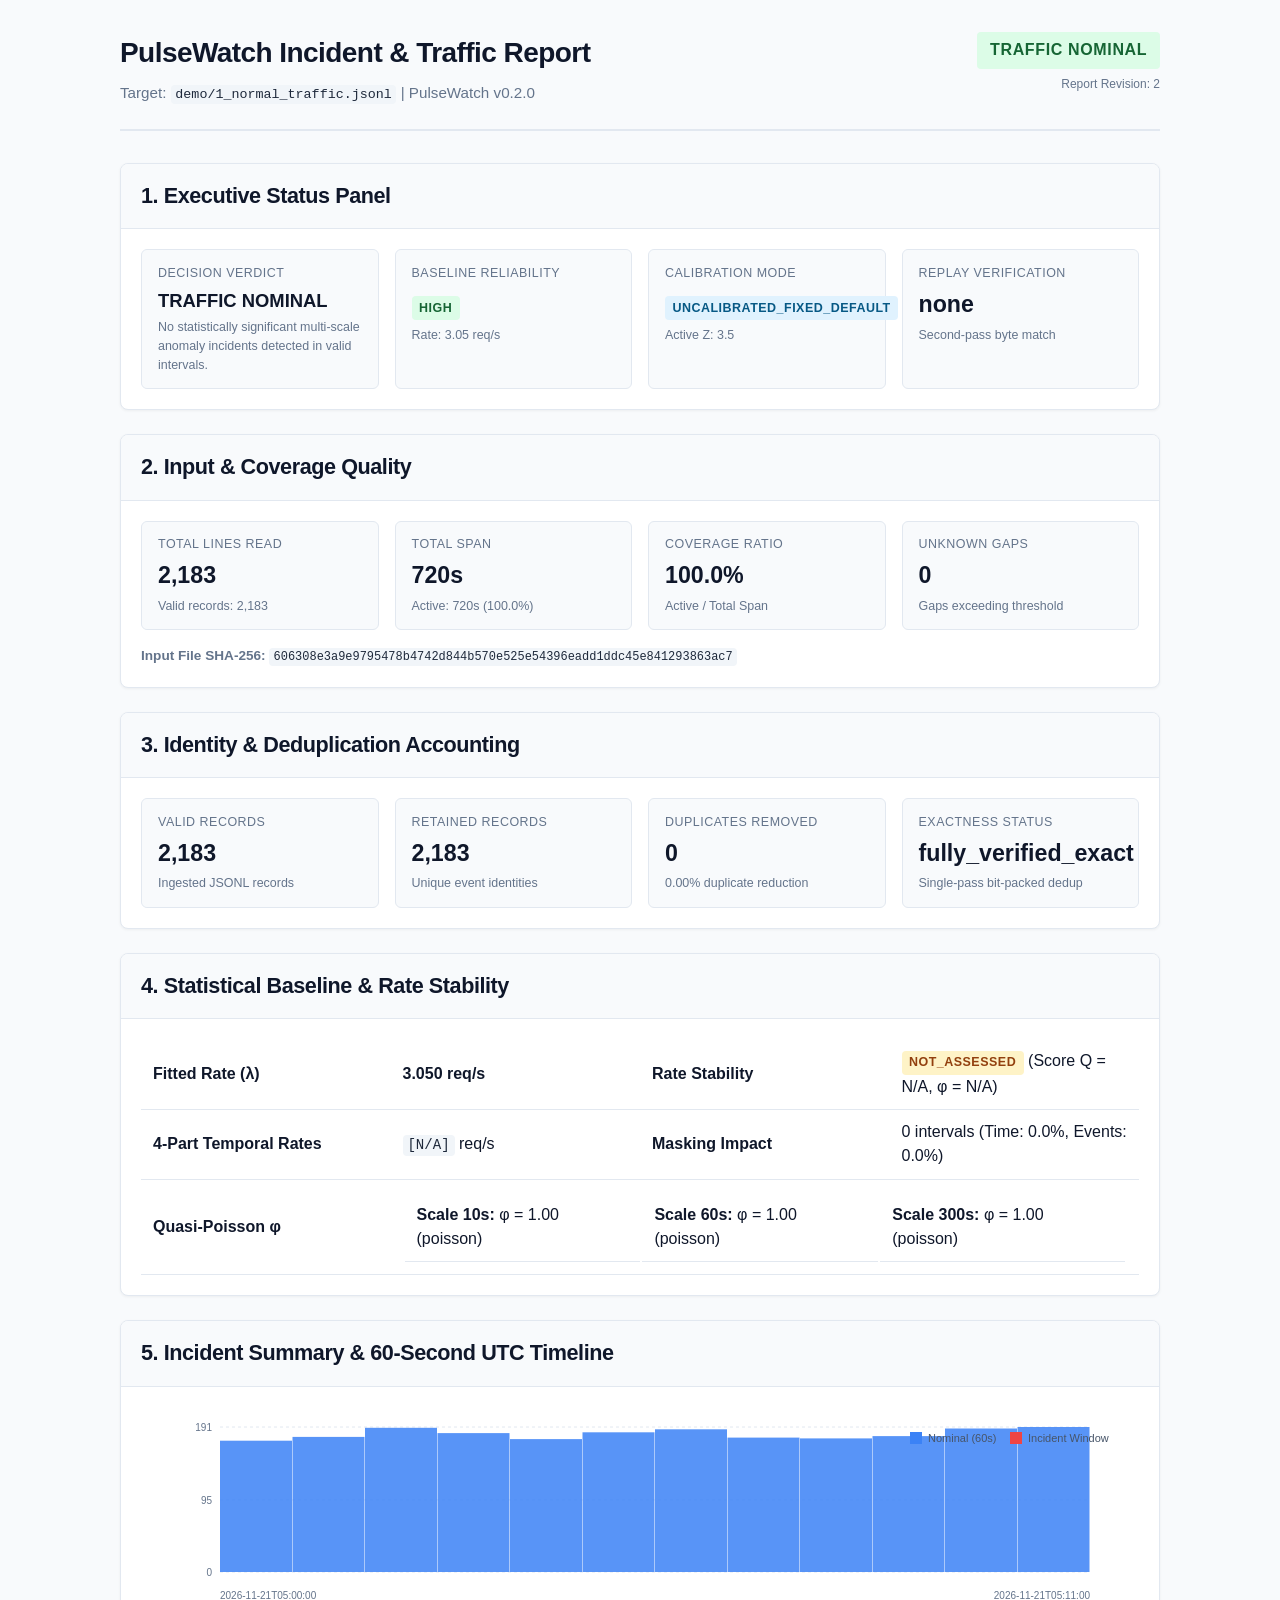
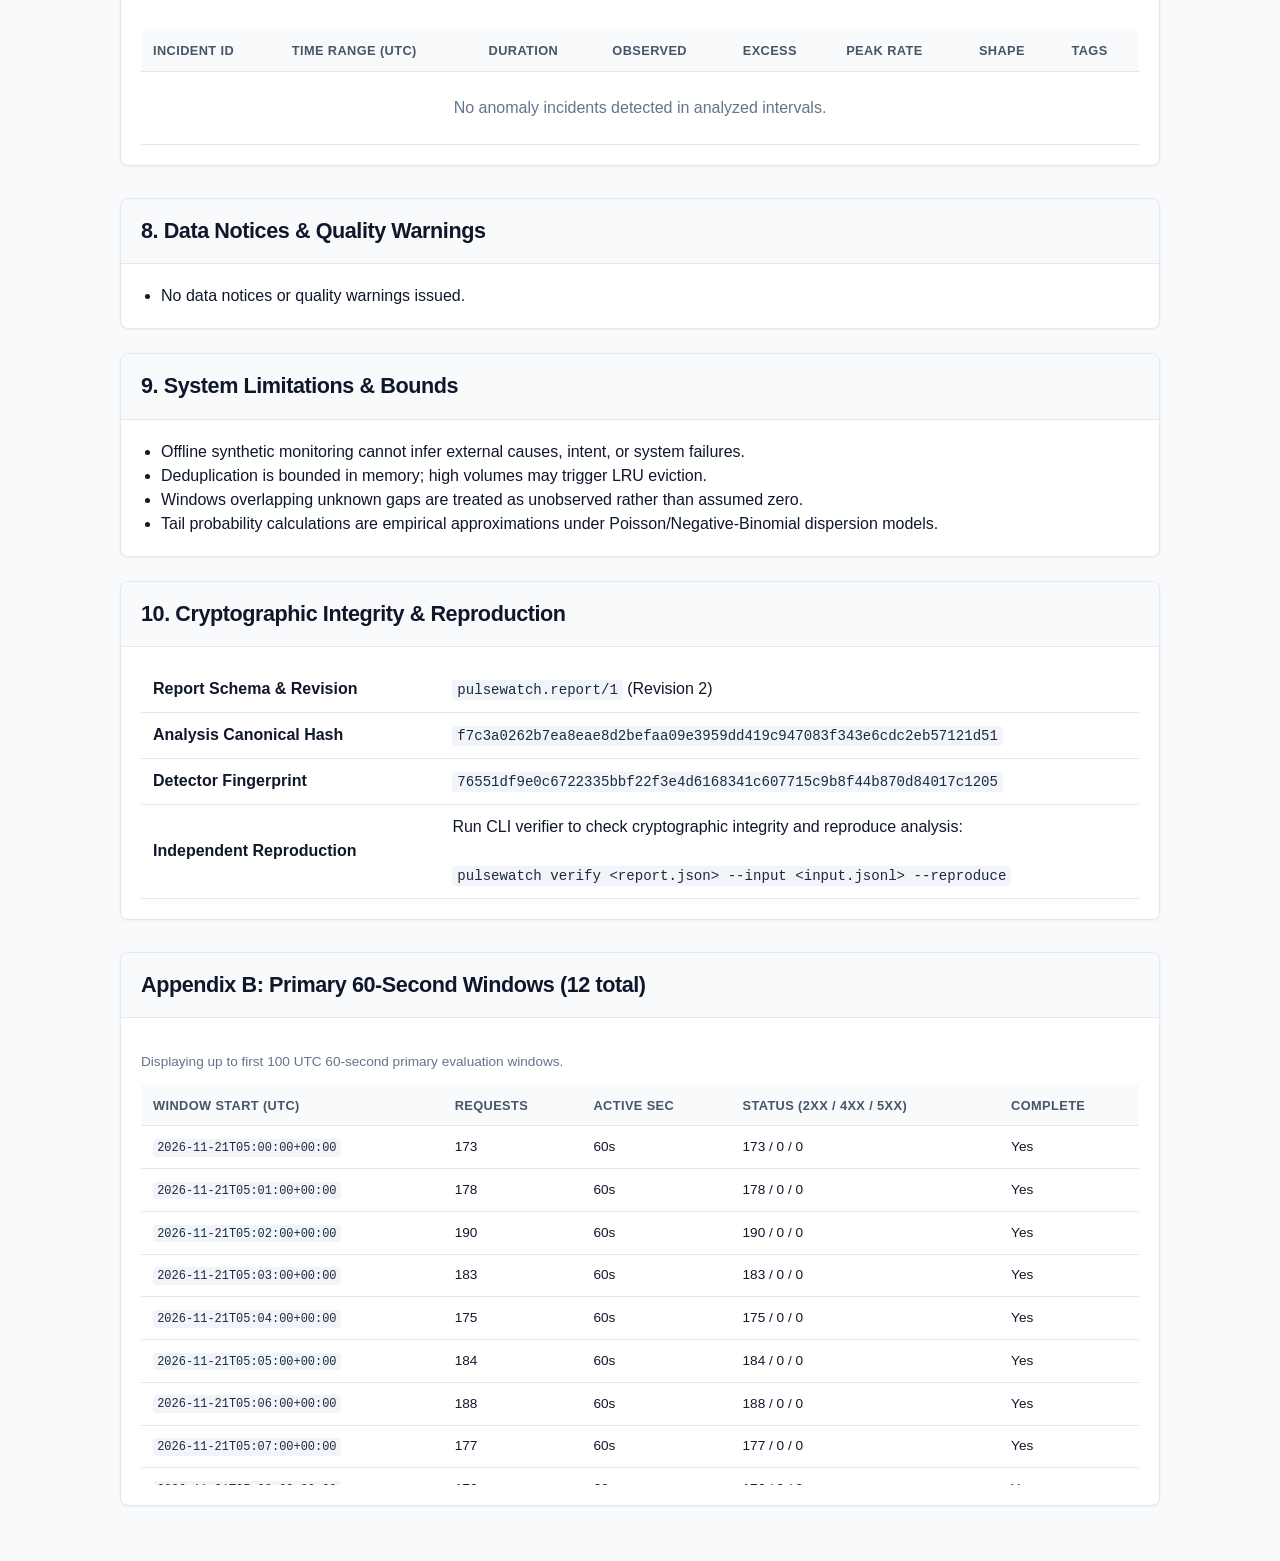
<file: demo/1_normal_traffic_report.html>
<!DOCTYPE html>
<html lang="en">
<head>
    <meta charset="utf-8">
    <meta name="viewport" content="width=device-width, initial-scale=1.0">
    <title>PulseWatch Incident &amp; Traffic Report: demo/1_normal_traffic.jsonl</title>
    <style>
        :root {
            --bg: #f8fafc;
            --surface: #ffffff;
            --text: #0f172a;
            --text-muted: #64748b;
            --border: #e2e8f0;
            --primary: #2563eb;
            --success: #15803d;
            --warning: #d97706;
            --danger: #b91c1c;
            --font-family: -apple-system, BlinkMacSystemFont, "Segoe UI", Roboto, Helvetica, Arial, sans-serif;
            --font-mono: ui-monospace, SFMono-Regular, Menlo, Monaco, Consolas, monospace;
        }
        * { box-sizing: border-box; }
        body {
            margin: 0;
            padding: 2rem 1.5rem;
            background-color: var(--bg);
            color: var(--text);
            font-family: var(--font-family);
            line-height: 1.5;
        }
        .container {
            max-width: 1040px;
            margin: 0 auto;
        }
        header {
            margin-bottom: 2rem;
            border-bottom: 2px solid var(--border);
            padding-bottom: 1.5rem;
        }
        h1, h2, h3, h4 {
            color: var(--text);
            font-weight: 700;
            letter-spacing: -0.02em;
        }
        h1 { font-size: 1.75rem; margin: 0 0 0.5rem 0; }
        h2 { font-size: 1.35rem; margin: 0 0 1rem 0; }
        h3 { font-size: 1.1rem; margin: 0 0 0.5rem 0; }
        code {
            font-family: var(--font-mono);
            font-size: 0.88em;
            background: #f1f5f9;
            padding: 0.15em 0.35em;
            border-radius: 4px;
            color: #1e293b;
        }
        .card {
            background: var(--surface);
            border: 1px solid var(--border);
            border-radius: 8px;
            margin-bottom: 1.5rem;
            box-shadow: 0 1px 3px rgba(0,0,0,0.05);
            overflow: hidden;
        }
        .card-header {
            padding: 1rem 1.25rem;
            background: #f8fafc;
            border-bottom: 1px solid var(--border);
        }
        .card-body {
            padding: 1.25rem;
        }
        .metrics-grid {
            display: grid;
            grid-template-columns: repeat(auto-fit, minmax(200px, 1fr));
            gap: 1rem;
        }
        .metric-card {
            background: #f8fafc;
            border: 1px solid var(--border);
            border-radius: 6px;
            padding: 0.85rem 1rem;
            display: flex;
            flex-direction: column;
        }
        .metric-card .label {
            font-size: 0.78rem;
            text-transform: uppercase;
            letter-spacing: 0.04em;
            color: var(--text-muted);
            margin-bottom: 0.25rem;
        }
        .metric-card .value {
            font-size: 1.45rem;
            font-weight: 700;
            color: var(--text);
        }
        .metric-card .subtext {
            font-size: 0.78rem;
            color: var(--text-muted);
            margin-top: 0.25rem;
        }
        .badge {
            display: inline-block;
            padding: 0.2em 0.6em;
            font-size: 0.78rem;
            font-weight: 600;
            border-radius: 4px;
            text-transform: uppercase;
            letter-spacing: 0.04em;
        }
        .badge-success { background: #dcfce7; color: #166534; }
        .badge-warning { background: #fef3c7; color: #92400e; }
        .badge-danger { background: #fee2e2; color: #991b1b; }
        .badge-abstain { background: #ffedd5; color: #9a3412; }
        .badge-info { background: #e0f2fe; color: #075985; }
        .badge-neutral { background: #f1f5f9; color: #475569; }
        .badge-shape { background: #ede9fe; color: #5b21b6; }
        .badge-tag { background: #e2e8f0; color: #334155; font-size: 0.72rem; text-transform: none; }
        .data-table {
            width: 100%;
            border-collapse: collapse;
            text-align: left;
        }
        .data-table th, .data-table td {
            padding: 0.65rem 0.75rem;
            border-bottom: 1px solid var(--border);
        }
        .data-table th {
            background: #f8fafc;
            font-weight: 600;
            color: #475569;
            font-size: 0.8rem;
            text-transform: uppercase;
            letter-spacing: 0.03em;
        }
        .lead-item {
            background: #f8fafc;
            border-left: 3px solid var(--primary);
            padding: 0.65rem 0.85rem;
            margin-bottom: 0.5rem;
            border-radius: 0 4px 4px 0;
            font-size: 0.9rem;
        }
        .lead-trigger { margin-bottom: 0.25rem; }
        .notice-box {
            padding: 0.85rem 1rem;
            border-radius: 6px;
            margin-bottom: 1rem;
            font-size: 0.9rem;
        }
        .notice-warning { background: #fffbeb; border-left: 4px solid var(--warning); color: #78350f; }
        .notice-danger { background: #fef2f2; border-left: 4px solid var(--danger); color: #7f1d1d; }
        @media print {
            body { background: #ffffff; padding: 0; font-size: 10pt; }
            .card { box-shadow: none; border: 1px solid #cbd5e1; page-break-inside: avoid; }
            header { border-bottom: 1px solid #94a3b8; }
            .no-print { display: none; }
        }
    </style>
</head>
<body>
<div class="container">
    <header>
        <div style="display:flex; justify-content:space-between; align-items:flex-start;">
            <div>
                <h1>PulseWatch Incident &amp; Traffic Report</h1>
                <div style="color:var(--text-muted); font-size:0.95rem;">
                    Target: <code>demo/1_normal_traffic.jsonl</code> | PulseWatch v0.2.0
                </div>
            </div>
            <div style="text-align:right;">
                <span class="badge badge-success" style="font-size:1rem; padding:0.4em 0.8em;">TRAFFIC NOMINAL</span>
                <div style="font-size:0.75rem; color:var(--text-muted); margin-top:0.4rem;">
                    Report Revision: 2
                </div>
            </div>
        </div>
    </header>

    <!-- SECTION 1: Status Panel -->
    <div class="card" id="section-status">
        <div class="card-header">
            <h2 style="margin:0;">1. Executive Status Panel</h2>
        </div>
        <div class="card-body">
            <div class="metrics-grid">
                <div class="metric-card">
                    <span class="label">Decision Verdict</span>
                    <span class="value" style="font-size:1.15rem;">TRAFFIC NOMINAL</span>
                    <span class="subtext">No statistically significant multi-scale anomaly incidents detected in valid intervals.</span>
                </div>
                <div class="metric-card">
                    <span class="label">Baseline Reliability</span>
                    <span class="value"><span class="badge badge-success">high</span></span>
                    <span class="subtext">Rate: 3.05 req/s</span>
                </div>
                <div class="metric-card">
                    <span class="label">Calibration Mode</span>
                    <span class="value"><span class="badge badge-info">uncalibrated_fixed_default</span></span>
                    <span class="subtext">Active Z: 3.5</span>
                </div>
                <div class="metric-card">
                    <span class="label">Replay Verification</span>
                    <span class="value">none</span>
                    <span class="subtext">Second-pass byte match</span>
                </div>
            </div>
        </div>
    </div>

    <!-- SECTION 2: Input & Coverage Quality -->
    <div class="card" id="section-input-coverage">
        <div class="card-header">
            <h2 style="margin:0;">2. Input &amp; Coverage Quality</h2>
        </div>
        <div class="card-body">
            <div class="metrics-grid">
                <div class="metric-card">
                    <span class="label">Total Lines Read</span>
                    <span class="value">2,183</span>
                    <span class="subtext">Valid records: 2,183</span>
                </div>
                <div class="metric-card">
                    <span class="label">Total Span</span>
                    <span class="value">720s</span>
                    <span class="subtext">Active: 720s (100.0%)</span>
                </div>
                <div class="metric-card">
                    <span class="label">Coverage Ratio</span>
                    <span class="value">100.0%</span>
                    <span class="subtext">Active / Total Span</span>
                </div>
                <div class="metric-card">
                    <span class="label">Unknown Gaps</span>
                    <span class="value">0</span>
                    <span class="subtext">Gaps exceeding threshold</span>
                </div>
            </div>
            <div style="margin-top:1rem; font-size:0.85rem; color:var(--text-muted);">
                <strong>Input File SHA-256:</strong> <code>606308e3a9e9795478b4742d844b570e525e54396eadd1ddc45e841293863ac7</code>
            </div>
        </div>
    </div>

    <!-- SECTION 3: Identity & Deduplication -->
    <div class="card" id="section-dedup">
        <div class="card-header">
            <h2 style="margin:0;">3. Identity &amp; Deduplication Accounting</h2>
        </div>
        <div class="card-body">
            <div class="metrics-grid">
                <div class="metric-card">
                    <span class="label">Valid Records</span>
                    <span class="value">2,183</span>
                    <span class="subtext">Ingested JSONL records</span>
                </div>
                <div class="metric-card">
                    <span class="label">Retained Records</span>
                    <span class="value">2,183</span>
                    <span class="subtext">Unique event identities</span>
                </div>
                <div class="metric-card">
                    <span class="label">Duplicates Removed</span>
                    <span class="value">0</span>
                    <span class="subtext">0.00% duplicate reduction</span>
                </div>
                <div class="metric-card">
                    <span class="label">Exactness Status</span>
                    <span class="value">fully_verified_exact</span>
                    <span class="subtext">Single-pass bit-packed dedup</span>
                </div>
            </div>
        </div>
    </div>

    <!-- SECTION 4: Baseline Reliability -->
    <div class="card" id="section-baseline">
        <div class="card-header">
            <h2 style="margin:0;">4. Statistical Baseline &amp; Rate Stability</h2>
        </div>
        <div class="card-body">
            <table class="data-table">
                <tbody>
                    <tr>
                        <td style="width:25%;"><strong>Fitted Rate (&lambda;)</strong></td>
                        <td style="width:25%;"><strong>3.050 req/s</strong></td>
                        <td style="width:25%;"><strong>Rate Stability</strong></td>
                        <td style="width:25%;"><span class="badge badge-warning">not_assessed</span> (Score Q = N/A, &phi; = N/A)</td>
                    </tr>
                    <tr>
                        <td><strong>4-Part Temporal Rates</strong></td>
                        <td><code>[N/A]</code> req/s</td>
                        <td><strong>Masking Impact</strong></td>
                        <td>0 intervals (Time: 0.0%, Events: 0.0%)</td>
                    </tr>
                    <tr>
                        <td><strong>Quasi-Poisson &phi;</strong></td>
                        <td colspan="3">
                            <table style="width:100%; border:none;">
                                <tr><td><strong>Scale 10s:</strong> &phi; = 1.00 (poisson)</td><td><strong>Scale 60s:</strong> &phi; = 1.00 (poisson)</td><td><strong>Scale 300s:</strong> &phi; = 1.00 (poisson)</td></tr>
                            </table>
                        </td>
                    </tr>
                </tbody>
            </table>
        </div>
    </div>

    <!-- SECTION 5: Incident Summary & 60s Timeline -->
    <div class="card" id="section-incidents">
        <div class="card-header">
            <h2 style="margin:0;">5. Incident Summary &amp; 60-Second UTC Timeline</h2>
        </div>
        <div class="card-body">
            
    <div class="svg-timeline-container" style="overflow-x:auto;">
        <svg viewBox="0 0 960 200" width="100%" height="200" style="max-width:960px; display:block; margin:0 auto;">
            <line x1="60" y1="165.0" x2="930" y2="165.0" stroke="#e2e8f0" stroke-width="1" stroke-dasharray="3,3" /><text x="52" y="169.0" fill="#64748b" font-size="10" text-anchor="end">0</text><line x1="60" y1="92.9" x2="930" y2="92.9" stroke="#e2e8f0" stroke-width="1" stroke-dasharray="3,3" /><text x="52" y="96.9" fill="#64748b" font-size="10" text-anchor="end">95</text><line x1="60" y1="20.0" x2="930" y2="20.0" stroke="#e2e8f0" stroke-width="1" stroke-dasharray="3,3" /><text x="52" y="24.0" fill="#64748b" font-size="10" text-anchor="end">191</text><text x="60" y="192" fill="#64748b" font-size="10" text-anchor="start">2026-11-21T05:00:00</text><text x="930" y="192" fill="#64748b" font-size="10" text-anchor="end">2026-11-21T05:11:00</text>
            <rect x="60.0" y="33.7" width="72.0" height="131.3" fill="#3b82f6" opacity="0.85"><title>2026-11-21T05:00:00+00:00: 173 reqs</title></rect><rect x="132.5" y="29.9" width="72.0" height="135.1" fill="#3b82f6" opacity="0.85"><title>2026-11-21T05:01:00+00:00: 178 reqs</title></rect><rect x="205.0" y="20.8" width="72.0" height="144.2" fill="#3b82f6" opacity="0.85"><title>2026-11-21T05:02:00+00:00: 190 reqs</title></rect><rect x="277.5" y="26.1" width="72.0" height="138.9" fill="#3b82f6" opacity="0.85"><title>2026-11-21T05:03:00+00:00: 183 reqs</title></rect><rect x="350.0" y="32.1" width="72.0" height="132.9" fill="#3b82f6" opacity="0.85"><title>2026-11-21T05:04:00+00:00: 175 reqs</title></rect><rect x="422.5" y="25.3" width="72.0" height="139.7" fill="#3b82f6" opacity="0.85"><title>2026-11-21T05:05:00+00:00: 184 reqs</title></rect><rect x="495.0" y="22.3" width="72.0" height="142.7" fill="#3b82f6" opacity="0.85"><title>2026-11-21T05:06:00+00:00: 188 reqs</title></rect><rect x="567.5" y="30.6" width="72.0" height="134.4" fill="#3b82f6" opacity="0.85"><title>2026-11-21T05:07:00+00:00: 177 reqs</title></rect><rect x="640.0" y="31.4" width="72.0" height="133.6" fill="#3b82f6" opacity="0.85"><title>2026-11-21T05:08:00+00:00: 176 reqs</title></rect><rect x="712.5" y="29.1" width="72.0" height="135.9" fill="#3b82f6" opacity="0.85"><title>2026-11-21T05:09:00+00:00: 179 reqs</title></rect><rect x="785.0" y="21.5" width="72.0" height="143.5" fill="#3b82f6" opacity="0.85"><title>2026-11-21T05:10:00+00:00: 189 reqs</title></rect><rect x="857.5" y="20.0" width="72.0" height="145.0" fill="#3b82f6" opacity="0.85"><title>2026-11-21T05:11:00+00:00: 191 reqs</title></rect>
            <g transform="translate(750, 25)"><rect x="0" y="0" width="12" height="12" fill="#3b82f6" /><text x="18" y="10" fill="#475569" font-size="11">Nominal (60s)</text><rect x="100" y="0" width="12" height="12" fill="#ef4444" /><text x="118" y="10" fill="#475569" font-size="11">Incident Window</text></g>
        </svg>
    </div>
    
            <div style="margin-top:1.5rem;">
                <table class="data-table">
                    <thead>
                        <tr>
                            <th>Incident ID</th>
                            <th>Time Range (UTC)</th>
                            <th>Duration</th>
                            <th>Observed</th>
                            <th>Excess</th>
                            <th>Peak Rate</th>
                            <th>Shape</th>
                            <th>Tags</th>
                        </tr>
                    </thead>
                    <tbody>
                        <tr><td colspan="8" style="text-align:center; color:#64748b; padding:1.5rem;">No anomaly incidents detected in analyzed intervals.</td></tr>
                    </tbody>
                </table>
            </div>
        </div>
    </div>

    <!-- SECTION 6 & 7: Multi-Scale Evidence Details & Contributors -->
    

    <!-- SECTION 8: Warnings & Data Notices -->
    <div class="card" id="section-warnings" style="margin-top:2rem;">
        <div class="card-header">
            <h2 style="margin:0;">8. Data Notices &amp; Quality Warnings</h2>
        </div>
        <div class="card-body">
            <ul style="margin:0; padding-left:1.25rem;">
                <li>No data notices or quality warnings issued.</li>
            </ul>
        </div>
    </div>

    <!-- SECTION 9: Known Limitations -->
    <div class="card" id="section-limitations">
        <div class="card-header">
            <h2 style="margin:0;">9. System Limitations &amp; Bounds</h2>
        </div>
        <div class="card-body">
            <ul style="margin:0; padding-left:1.25rem;">
                <li>Offline synthetic monitoring cannot infer external causes, intent, or system failures.</li><li>Deduplication is bounded in memory; high volumes may trigger LRU eviction.</li><li>Windows overlapping unknown gaps are treated as unobserved rather than assumed zero.</li><li>Tail probability calculations are empirical approximations under Poisson/Negative-Binomial dispersion models.</li>
            </ul>
        </div>
    </div>

    <!-- SECTION 10: Integrity & Verification -->
    <div class="card" id="section-integrity">
        <div class="card-header">
            <h2 style="margin:0;">10. Cryptographic Integrity &amp; Reproduction</h2>
        </div>
        <div class="card-body">
            <table class="data-table">
                <tbody>
                    <tr>
                        <td style="width:30%;"><strong>Report Schema &amp; Revision</strong></td>
                        <td><code>pulsewatch.report/1</code> (Revision 2)</td>
                    </tr>
                    <tr>
                        <td><strong>Analysis Canonical Hash</strong></td>
                        <td><code>f7c3a0262b7ea8eae8d2befaa09e3959dd419c947083f343e6cdc2eb57121d51</code></td>
                    </tr>
                    <tr>
                        <td><strong>Detector Fingerprint</strong></td>
                        <td><code>76551df9e0c6722335bbf22f3e4d6168341c607715c9b8f44b870d84017c1205</code></td>
                    </tr>
                    
                    <tr>
                        <td><strong>Independent Reproduction</strong></td>
                        <td>
                            Run CLI verifier to check cryptographic integrity and reproduce analysis:
                            <br><br>
                            <code>pulsewatch verify &lt;report.json&gt; --input &lt;input.jsonl&gt; --reproduce</code>
                        </td>
                    </tr>
                </tbody>
            </table>
        </div>
    </div>

    
    
    <div class="card" id="appendix-windows" style="margin-top:2rem;">
        <div class="card-header">
            <h2 style="margin:0;">Appendix B: Primary 60-Second Windows (12 total)</h2>
        </div>
        <div class="card-body">
            <p style="color:#64748b; font-size:0.85rem;">Displaying up to first 100 UTC 60-second primary evaluation windows.</p>
            <div style="max-height: 400px; overflow-y:auto;">
                <table class="data-table" style="font-size:0.85rem;">
                    <thead>
                        <tr>
                            <th>Window Start (UTC)</th>
                            <th>Requests</th>
                            <th>Active Sec</th>
                            <th>Status (2xx / 4xx / 5xx)</th>
                            <th>Complete</th>
                        </tr>
                    </thead>
                    <tbody>
                        
        <tr>
            <td><code>2026-11-21T05:00:00+00:00</code></td>
            <td>173</td>
            <td>60s</td>
            <td>173 / 0 / 0</td>
            <td>Yes</td>
        </tr>
        
        <tr>
            <td><code>2026-11-21T05:01:00+00:00</code></td>
            <td>178</td>
            <td>60s</td>
            <td>178 / 0 / 0</td>
            <td>Yes</td>
        </tr>
        
        <tr>
            <td><code>2026-11-21T05:02:00+00:00</code></td>
            <td>190</td>
            <td>60s</td>
            <td>190 / 0 / 0</td>
            <td>Yes</td>
        </tr>
        
        <tr>
            <td><code>2026-11-21T05:03:00+00:00</code></td>
            <td>183</td>
            <td>60s</td>
            <td>183 / 0 / 0</td>
            <td>Yes</td>
        </tr>
        
        <tr>
            <td><code>2026-11-21T05:04:00+00:00</code></td>
            <td>175</td>
            <td>60s</td>
            <td>175 / 0 / 0</td>
            <td>Yes</td>
        </tr>
        
        <tr>
            <td><code>2026-11-21T05:05:00+00:00</code></td>
            <td>184</td>
            <td>60s</td>
            <td>184 / 0 / 0</td>
            <td>Yes</td>
        </tr>
        
        <tr>
            <td><code>2026-11-21T05:06:00+00:00</code></td>
            <td>188</td>
            <td>60s</td>
            <td>188 / 0 / 0</td>
            <td>Yes</td>
        </tr>
        
        <tr>
            <td><code>2026-11-21T05:07:00+00:00</code></td>
            <td>177</td>
            <td>60s</td>
            <td>177 / 0 / 0</td>
            <td>Yes</td>
        </tr>
        
        <tr>
            <td><code>2026-11-21T05:08:00+00:00</code></td>
            <td>176</td>
            <td>60s</td>
            <td>176 / 0 / 0</td>
            <td>Yes</td>
        </tr>
        
        <tr>
            <td><code>2026-11-21T05:09:00+00:00</code></td>
            <td>179</td>
            <td>60s</td>
            <td>179 / 0 / 0</td>
            <td>Yes</td>
        </tr>
        
        <tr>
            <td><code>2026-11-21T05:10:00+00:00</code></td>
            <td>189</td>
            <td>60s</td>
            <td>189 / 0 / 0</td>
            <td>Yes</td>
        </tr>
        
        <tr>
            <td><code>2026-11-21T05:11:00+00:00</code></td>
            <td>191</td>
            <td>60s</td>
            <td>191 / 0 / 0</td>
            <td>Yes</td>
        </tr>
        
                    </tbody>
                </table>
            </div>
        </div>
    </div>
    

</div>
</body>
</html>
</file>
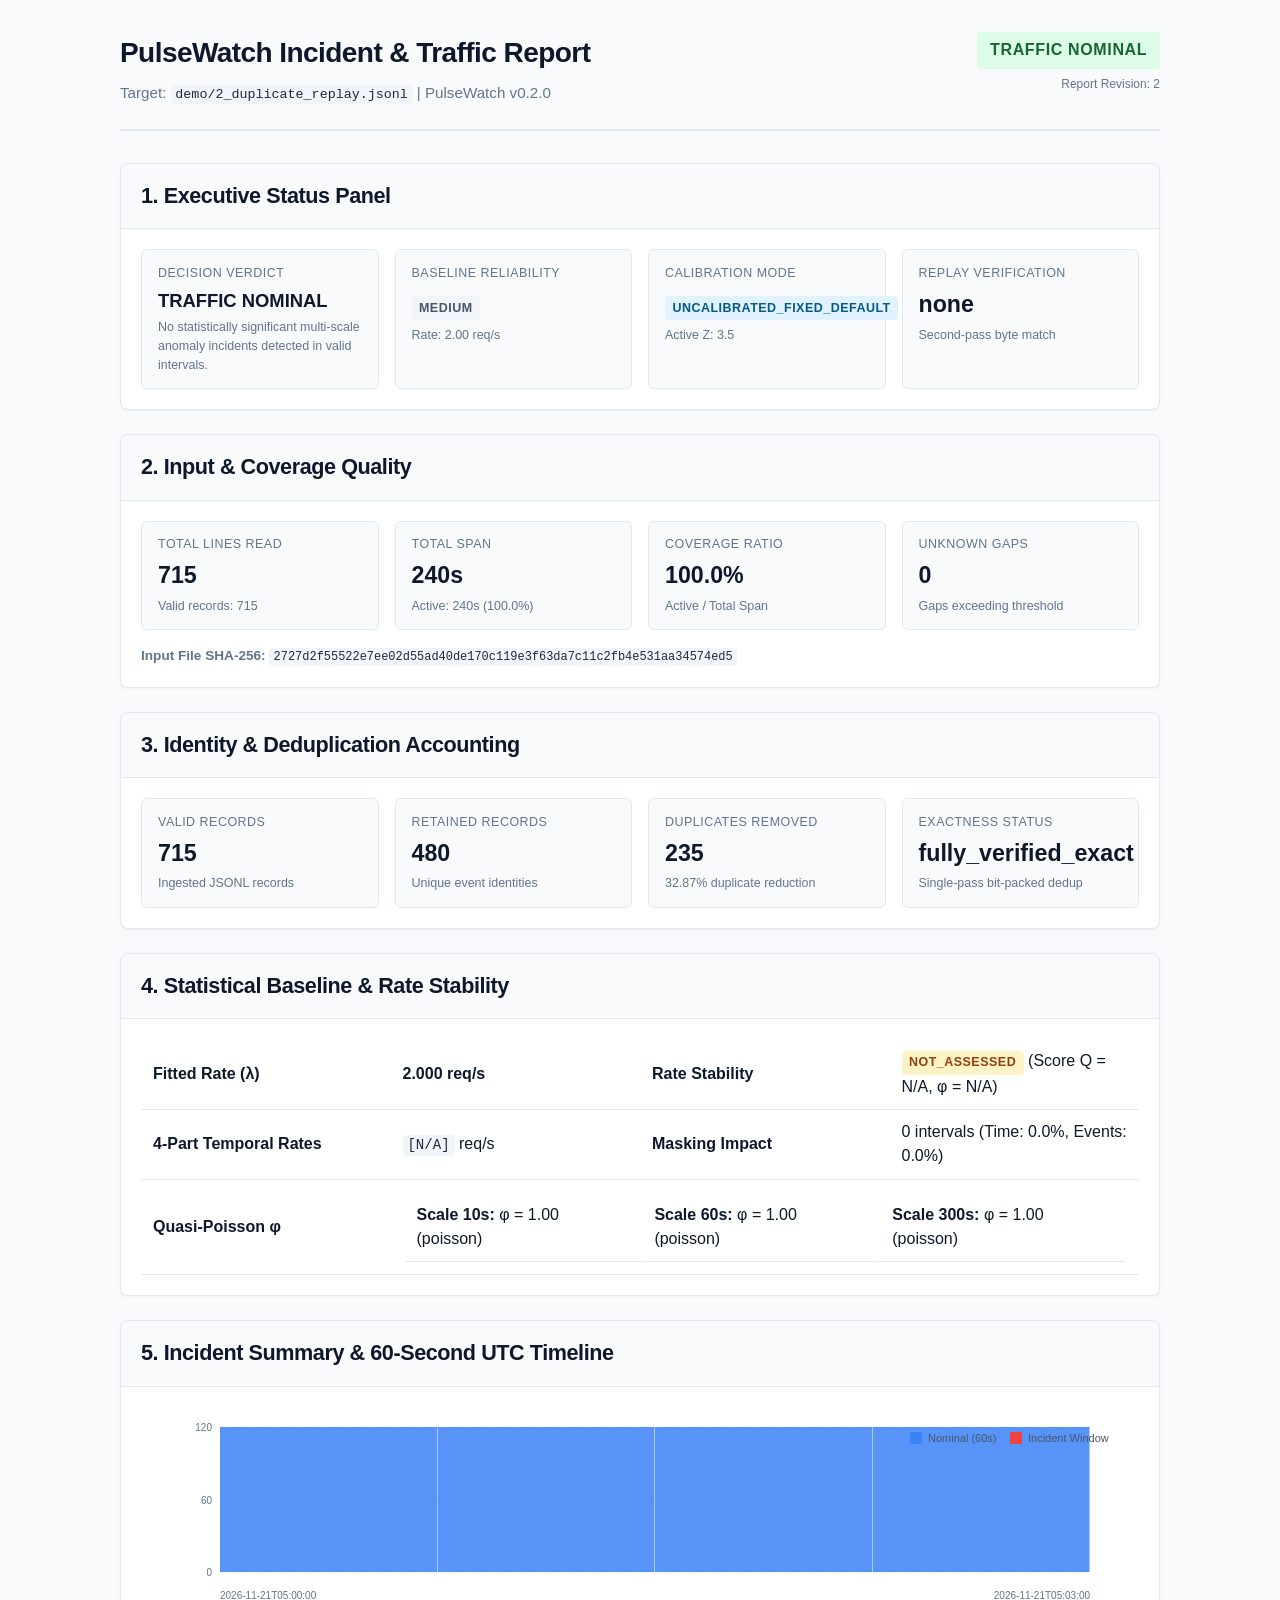
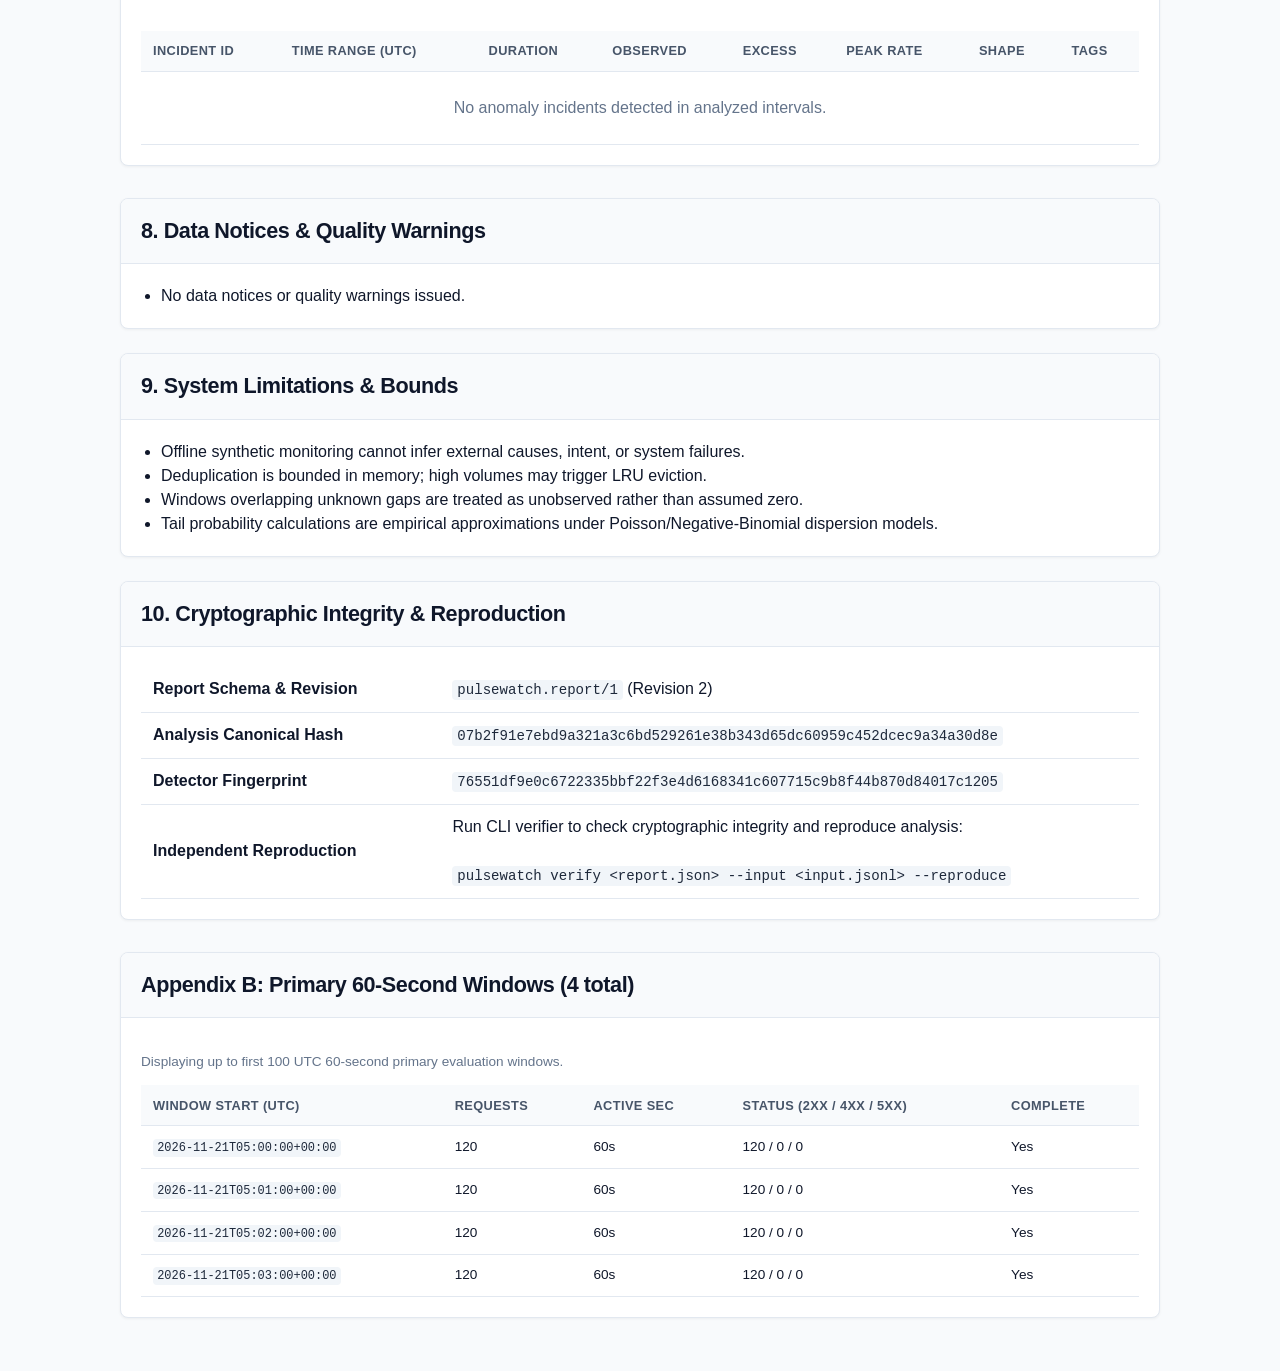
<file: demo/2_duplicate_replay_report.html>
<!DOCTYPE html>
<html lang="en">
<head>
    <meta charset="utf-8">
    <meta name="viewport" content="width=device-width, initial-scale=1.0">
    <title>PulseWatch Incident &amp; Traffic Report: demo/2_duplicate_replay.jsonl</title>
    <style>
        :root {
            --bg: #f8fafc;
            --surface: #ffffff;
            --text: #0f172a;
            --text-muted: #64748b;
            --border: #e2e8f0;
            --primary: #2563eb;
            --success: #15803d;
            --warning: #d97706;
            --danger: #b91c1c;
            --font-family: -apple-system, BlinkMacSystemFont, "Segoe UI", Roboto, Helvetica, Arial, sans-serif;
            --font-mono: ui-monospace, SFMono-Regular, Menlo, Monaco, Consolas, monospace;
        }
        * { box-sizing: border-box; }
        body {
            margin: 0;
            padding: 2rem 1.5rem;
            background-color: var(--bg);
            color: var(--text);
            font-family: var(--font-family);
            line-height: 1.5;
        }
        .container {
            max-width: 1040px;
            margin: 0 auto;
        }
        header {
            margin-bottom: 2rem;
            border-bottom: 2px solid var(--border);
            padding-bottom: 1.5rem;
        }
        h1, h2, h3, h4 {
            color: var(--text);
            font-weight: 700;
            letter-spacing: -0.02em;
        }
        h1 { font-size: 1.75rem; margin: 0 0 0.5rem 0; }
        h2 { font-size: 1.35rem; margin: 0 0 1rem 0; }
        h3 { font-size: 1.1rem; margin: 0 0 0.5rem 0; }
        code {
            font-family: var(--font-mono);
            font-size: 0.88em;
            background: #f1f5f9;
            padding: 0.15em 0.35em;
            border-radius: 4px;
            color: #1e293b;
        }
        .card {
            background: var(--surface);
            border: 1px solid var(--border);
            border-radius: 8px;
            margin-bottom: 1.5rem;
            box-shadow: 0 1px 3px rgba(0,0,0,0.05);
            overflow: hidden;
        }
        .card-header {
            padding: 1rem 1.25rem;
            background: #f8fafc;
            border-bottom: 1px solid var(--border);
        }
        .card-body {
            padding: 1.25rem;
        }
        .metrics-grid {
            display: grid;
            grid-template-columns: repeat(auto-fit, minmax(200px, 1fr));
            gap: 1rem;
        }
        .metric-card {
            background: #f8fafc;
            border: 1px solid var(--border);
            border-radius: 6px;
            padding: 0.85rem 1rem;
            display: flex;
            flex-direction: column;
        }
        .metric-card .label {
            font-size: 0.78rem;
            text-transform: uppercase;
            letter-spacing: 0.04em;
            color: var(--text-muted);
            margin-bottom: 0.25rem;
        }
        .metric-card .value {
            font-size: 1.45rem;
            font-weight: 700;
            color: var(--text);
        }
        .metric-card .subtext {
            font-size: 0.78rem;
            color: var(--text-muted);
            margin-top: 0.25rem;
        }
        .badge {
            display: inline-block;
            padding: 0.2em 0.6em;
            font-size: 0.78rem;
            font-weight: 600;
            border-radius: 4px;
            text-transform: uppercase;
            letter-spacing: 0.04em;
        }
        .badge-success { background: #dcfce7; color: #166534; }
        .badge-warning { background: #fef3c7; color: #92400e; }
        .badge-danger { background: #fee2e2; color: #991b1b; }
        .badge-abstain { background: #ffedd5; color: #9a3412; }
        .badge-info { background: #e0f2fe; color: #075985; }
        .badge-neutral { background: #f1f5f9; color: #475569; }
        .badge-shape { background: #ede9fe; color: #5b21b6; }
        .badge-tag { background: #e2e8f0; color: #334155; font-size: 0.72rem; text-transform: none; }
        .data-table {
            width: 100%;
            border-collapse: collapse;
            text-align: left;
        }
        .data-table th, .data-table td {
            padding: 0.65rem 0.75rem;
            border-bottom: 1px solid var(--border);
        }
        .data-table th {
            background: #f8fafc;
            font-weight: 600;
            color: #475569;
            font-size: 0.8rem;
            text-transform: uppercase;
            letter-spacing: 0.03em;
        }
        .lead-item {
            background: #f8fafc;
            border-left: 3px solid var(--primary);
            padding: 0.65rem 0.85rem;
            margin-bottom: 0.5rem;
            border-radius: 0 4px 4px 0;
            font-size: 0.9rem;
        }
        .lead-trigger { margin-bottom: 0.25rem; }
        .notice-box {
            padding: 0.85rem 1rem;
            border-radius: 6px;
            margin-bottom: 1rem;
            font-size: 0.9rem;
        }
        .notice-warning { background: #fffbeb; border-left: 4px solid var(--warning); color: #78350f; }
        .notice-danger { background: #fef2f2; border-left: 4px solid var(--danger); color: #7f1d1d; }
        @media print {
            body { background: #ffffff; padding: 0; font-size: 10pt; }
            .card { box-shadow: none; border: 1px solid #cbd5e1; page-break-inside: avoid; }
            header { border-bottom: 1px solid #94a3b8; }
            .no-print { display: none; }
        }
    </style>
</head>
<body>
<div class="container">
    <header>
        <div style="display:flex; justify-content:space-between; align-items:flex-start;">
            <div>
                <h1>PulseWatch Incident &amp; Traffic Report</h1>
                <div style="color:var(--text-muted); font-size:0.95rem;">
                    Target: <code>demo/2_duplicate_replay.jsonl</code> | PulseWatch v0.2.0
                </div>
            </div>
            <div style="text-align:right;">
                <span class="badge badge-success" style="font-size:1rem; padding:0.4em 0.8em;">TRAFFIC NOMINAL</span>
                <div style="font-size:0.75rem; color:var(--text-muted); margin-top:0.4rem;">
                    Report Revision: 2
                </div>
            </div>
        </div>
    </header>

    <!-- SECTION 1: Status Panel -->
    <div class="card" id="section-status">
        <div class="card-header">
            <h2 style="margin:0;">1. Executive Status Panel</h2>
        </div>
        <div class="card-body">
            <div class="metrics-grid">
                <div class="metric-card">
                    <span class="label">Decision Verdict</span>
                    <span class="value" style="font-size:1.15rem;">TRAFFIC NOMINAL</span>
                    <span class="subtext">No statistically significant multi-scale anomaly incidents detected in valid intervals.</span>
                </div>
                <div class="metric-card">
                    <span class="label">Baseline Reliability</span>
                    <span class="value"><span class="badge badge-neutral">medium</span></span>
                    <span class="subtext">Rate: 2.00 req/s</span>
                </div>
                <div class="metric-card">
                    <span class="label">Calibration Mode</span>
                    <span class="value"><span class="badge badge-info">uncalibrated_fixed_default</span></span>
                    <span class="subtext">Active Z: 3.5</span>
                </div>
                <div class="metric-card">
                    <span class="label">Replay Verification</span>
                    <span class="value">none</span>
                    <span class="subtext">Second-pass byte match</span>
                </div>
            </div>
        </div>
    </div>

    <!-- SECTION 2: Input & Coverage Quality -->
    <div class="card" id="section-input-coverage">
        <div class="card-header">
            <h2 style="margin:0;">2. Input &amp; Coverage Quality</h2>
        </div>
        <div class="card-body">
            <div class="metrics-grid">
                <div class="metric-card">
                    <span class="label">Total Lines Read</span>
                    <span class="value">715</span>
                    <span class="subtext">Valid records: 715</span>
                </div>
                <div class="metric-card">
                    <span class="label">Total Span</span>
                    <span class="value">240s</span>
                    <span class="subtext">Active: 240s (100.0%)</span>
                </div>
                <div class="metric-card">
                    <span class="label">Coverage Ratio</span>
                    <span class="value">100.0%</span>
                    <span class="subtext">Active / Total Span</span>
                </div>
                <div class="metric-card">
                    <span class="label">Unknown Gaps</span>
                    <span class="value">0</span>
                    <span class="subtext">Gaps exceeding threshold</span>
                </div>
            </div>
            <div style="margin-top:1rem; font-size:0.85rem; color:var(--text-muted);">
                <strong>Input File SHA-256:</strong> <code>2727d2f55522e7ee02d55ad40de170c119e3f63da7c11c2fb4e531aa34574ed5</code>
            </div>
        </div>
    </div>

    <!-- SECTION 3: Identity & Deduplication -->
    <div class="card" id="section-dedup">
        <div class="card-header">
            <h2 style="margin:0;">3. Identity &amp; Deduplication Accounting</h2>
        </div>
        <div class="card-body">
            <div class="metrics-grid">
                <div class="metric-card">
                    <span class="label">Valid Records</span>
                    <span class="value">715</span>
                    <span class="subtext">Ingested JSONL records</span>
                </div>
                <div class="metric-card">
                    <span class="label">Retained Records</span>
                    <span class="value">480</span>
                    <span class="subtext">Unique event identities</span>
                </div>
                <div class="metric-card">
                    <span class="label">Duplicates Removed</span>
                    <span class="value">235</span>
                    <span class="subtext">32.87% duplicate reduction</span>
                </div>
                <div class="metric-card">
                    <span class="label">Exactness Status</span>
                    <span class="value">fully_verified_exact</span>
                    <span class="subtext">Single-pass bit-packed dedup</span>
                </div>
            </div>
        </div>
    </div>

    <!-- SECTION 4: Baseline Reliability -->
    <div class="card" id="section-baseline">
        <div class="card-header">
            <h2 style="margin:0;">4. Statistical Baseline &amp; Rate Stability</h2>
        </div>
        <div class="card-body">
            <table class="data-table">
                <tbody>
                    <tr>
                        <td style="width:25%;"><strong>Fitted Rate (&lambda;)</strong></td>
                        <td style="width:25%;"><strong>2.000 req/s</strong></td>
                        <td style="width:25%;"><strong>Rate Stability</strong></td>
                        <td style="width:25%;"><span class="badge badge-warning">not_assessed</span> (Score Q = N/A, &phi; = N/A)</td>
                    </tr>
                    <tr>
                        <td><strong>4-Part Temporal Rates</strong></td>
                        <td><code>[N/A]</code> req/s</td>
                        <td><strong>Masking Impact</strong></td>
                        <td>0 intervals (Time: 0.0%, Events: 0.0%)</td>
                    </tr>
                    <tr>
                        <td><strong>Quasi-Poisson &phi;</strong></td>
                        <td colspan="3">
                            <table style="width:100%; border:none;">
                                <tr><td><strong>Scale 10s:</strong> &phi; = 1.00 (poisson)</td><td><strong>Scale 60s:</strong> &phi; = 1.00 (poisson)</td><td><strong>Scale 300s:</strong> &phi; = 1.00 (poisson)</td></tr>
                            </table>
                        </td>
                    </tr>
                </tbody>
            </table>
        </div>
    </div>

    <!-- SECTION 5: Incident Summary & 60s Timeline -->
    <div class="card" id="section-incidents">
        <div class="card-header">
            <h2 style="margin:0;">5. Incident Summary &amp; 60-Second UTC Timeline</h2>
        </div>
        <div class="card-body">
            
    <div class="svg-timeline-container" style="overflow-x:auto;">
        <svg viewBox="0 0 960 200" width="100%" height="200" style="max-width:960px; display:block; margin:0 auto;">
            <line x1="60" y1="165.0" x2="930" y2="165.0" stroke="#e2e8f0" stroke-width="1" stroke-dasharray="3,3" /><text x="52" y="169.0" fill="#64748b" font-size="10" text-anchor="end">0</text><line x1="60" y1="92.5" x2="930" y2="92.5" stroke="#e2e8f0" stroke-width="1" stroke-dasharray="3,3" /><text x="52" y="96.5" fill="#64748b" font-size="10" text-anchor="end">60</text><line x1="60" y1="20.0" x2="930" y2="20.0" stroke="#e2e8f0" stroke-width="1" stroke-dasharray="3,3" /><text x="52" y="24.0" fill="#64748b" font-size="10" text-anchor="end">120</text><text x="60" y="192" fill="#64748b" font-size="10" text-anchor="start">2026-11-21T05:00:00</text><text x="930" y="192" fill="#64748b" font-size="10" text-anchor="end">2026-11-21T05:03:00</text>
            <rect x="60.0" y="20.0" width="217.0" height="145.0" fill="#3b82f6" opacity="0.85"><title>2026-11-21T05:00:00+00:00: 120 reqs</title></rect><rect x="277.5" y="20.0" width="217.0" height="145.0" fill="#3b82f6" opacity="0.85"><title>2026-11-21T05:01:00+00:00: 120 reqs</title></rect><rect x="495.0" y="20.0" width="217.0" height="145.0" fill="#3b82f6" opacity="0.85"><title>2026-11-21T05:02:00+00:00: 120 reqs</title></rect><rect x="712.5" y="20.0" width="217.0" height="145.0" fill="#3b82f6" opacity="0.85"><title>2026-11-21T05:03:00+00:00: 120 reqs</title></rect>
            <g transform="translate(750, 25)"><rect x="0" y="0" width="12" height="12" fill="#3b82f6" /><text x="18" y="10" fill="#475569" font-size="11">Nominal (60s)</text><rect x="100" y="0" width="12" height="12" fill="#ef4444" /><text x="118" y="10" fill="#475569" font-size="11">Incident Window</text></g>
        </svg>
    </div>
    
            <div style="margin-top:1.5rem;">
                <table class="data-table">
                    <thead>
                        <tr>
                            <th>Incident ID</th>
                            <th>Time Range (UTC)</th>
                            <th>Duration</th>
                            <th>Observed</th>
                            <th>Excess</th>
                            <th>Peak Rate</th>
                            <th>Shape</th>
                            <th>Tags</th>
                        </tr>
                    </thead>
                    <tbody>
                        <tr><td colspan="8" style="text-align:center; color:#64748b; padding:1.5rem;">No anomaly incidents detected in analyzed intervals.</td></tr>
                    </tbody>
                </table>
            </div>
        </div>
    </div>

    <!-- SECTION 6 & 7: Multi-Scale Evidence Details & Contributors -->
    

    <!-- SECTION 8: Warnings & Data Notices -->
    <div class="card" id="section-warnings" style="margin-top:2rem;">
        <div class="card-header">
            <h2 style="margin:0;">8. Data Notices &amp; Quality Warnings</h2>
        </div>
        <div class="card-body">
            <ul style="margin:0; padding-left:1.25rem;">
                <li>No data notices or quality warnings issued.</li>
            </ul>
        </div>
    </div>

    <!-- SECTION 9: Known Limitations -->
    <div class="card" id="section-limitations">
        <div class="card-header">
            <h2 style="margin:0;">9. System Limitations &amp; Bounds</h2>
        </div>
        <div class="card-body">
            <ul style="margin:0; padding-left:1.25rem;">
                <li>Offline synthetic monitoring cannot infer external causes, intent, or system failures.</li><li>Deduplication is bounded in memory; high volumes may trigger LRU eviction.</li><li>Windows overlapping unknown gaps are treated as unobserved rather than assumed zero.</li><li>Tail probability calculations are empirical approximations under Poisson/Negative-Binomial dispersion models.</li>
            </ul>
        </div>
    </div>

    <!-- SECTION 10: Integrity & Verification -->
    <div class="card" id="section-integrity">
        <div class="card-header">
            <h2 style="margin:0;">10. Cryptographic Integrity &amp; Reproduction</h2>
        </div>
        <div class="card-body">
            <table class="data-table">
                <tbody>
                    <tr>
                        <td style="width:30%;"><strong>Report Schema &amp; Revision</strong></td>
                        <td><code>pulsewatch.report/1</code> (Revision 2)</td>
                    </tr>
                    <tr>
                        <td><strong>Analysis Canonical Hash</strong></td>
                        <td><code>07b2f91e7ebd9a321a3c6bd529261e38b343d65dc60959c452dcec9a34a30d8e</code></td>
                    </tr>
                    <tr>
                        <td><strong>Detector Fingerprint</strong></td>
                        <td><code>76551df9e0c6722335bbf22f3e4d6168341c607715c9b8f44b870d84017c1205</code></td>
                    </tr>
                    
                    <tr>
                        <td><strong>Independent Reproduction</strong></td>
                        <td>
                            Run CLI verifier to check cryptographic integrity and reproduce analysis:
                            <br><br>
                            <code>pulsewatch verify &lt;report.json&gt; --input &lt;input.jsonl&gt; --reproduce</code>
                        </td>
                    </tr>
                </tbody>
            </table>
        </div>
    </div>

    
    
    <div class="card" id="appendix-windows" style="margin-top:2rem;">
        <div class="card-header">
            <h2 style="margin:0;">Appendix B: Primary 60-Second Windows (4 total)</h2>
        </div>
        <div class="card-body">
            <p style="color:#64748b; font-size:0.85rem;">Displaying up to first 100 UTC 60-second primary evaluation windows.</p>
            <div style="max-height: 400px; overflow-y:auto;">
                <table class="data-table" style="font-size:0.85rem;">
                    <thead>
                        <tr>
                            <th>Window Start (UTC)</th>
                            <th>Requests</th>
                            <th>Active Sec</th>
                            <th>Status (2xx / 4xx / 5xx)</th>
                            <th>Complete</th>
                        </tr>
                    </thead>
                    <tbody>
                        
        <tr>
            <td><code>2026-11-21T05:00:00+00:00</code></td>
            <td>120</td>
            <td>60s</td>
            <td>120 / 0 / 0</td>
            <td>Yes</td>
        </tr>
        
        <tr>
            <td><code>2026-11-21T05:01:00+00:00</code></td>
            <td>120</td>
            <td>60s</td>
            <td>120 / 0 / 0</td>
            <td>Yes</td>
        </tr>
        
        <tr>
            <td><code>2026-11-21T05:02:00+00:00</code></td>
            <td>120</td>
            <td>60s</td>
            <td>120 / 0 / 0</td>
            <td>Yes</td>
        </tr>
        
        <tr>
            <td><code>2026-11-21T05:03:00+00:00</code></td>
            <td>120</td>
            <td>60s</td>
            <td>120 / 0 / 0</td>
            <td>Yes</td>
        </tr>
        
                    </tbody>
                </table>
            </div>
        </div>
    </div>
    

</div>
</body>
</html>
</file>
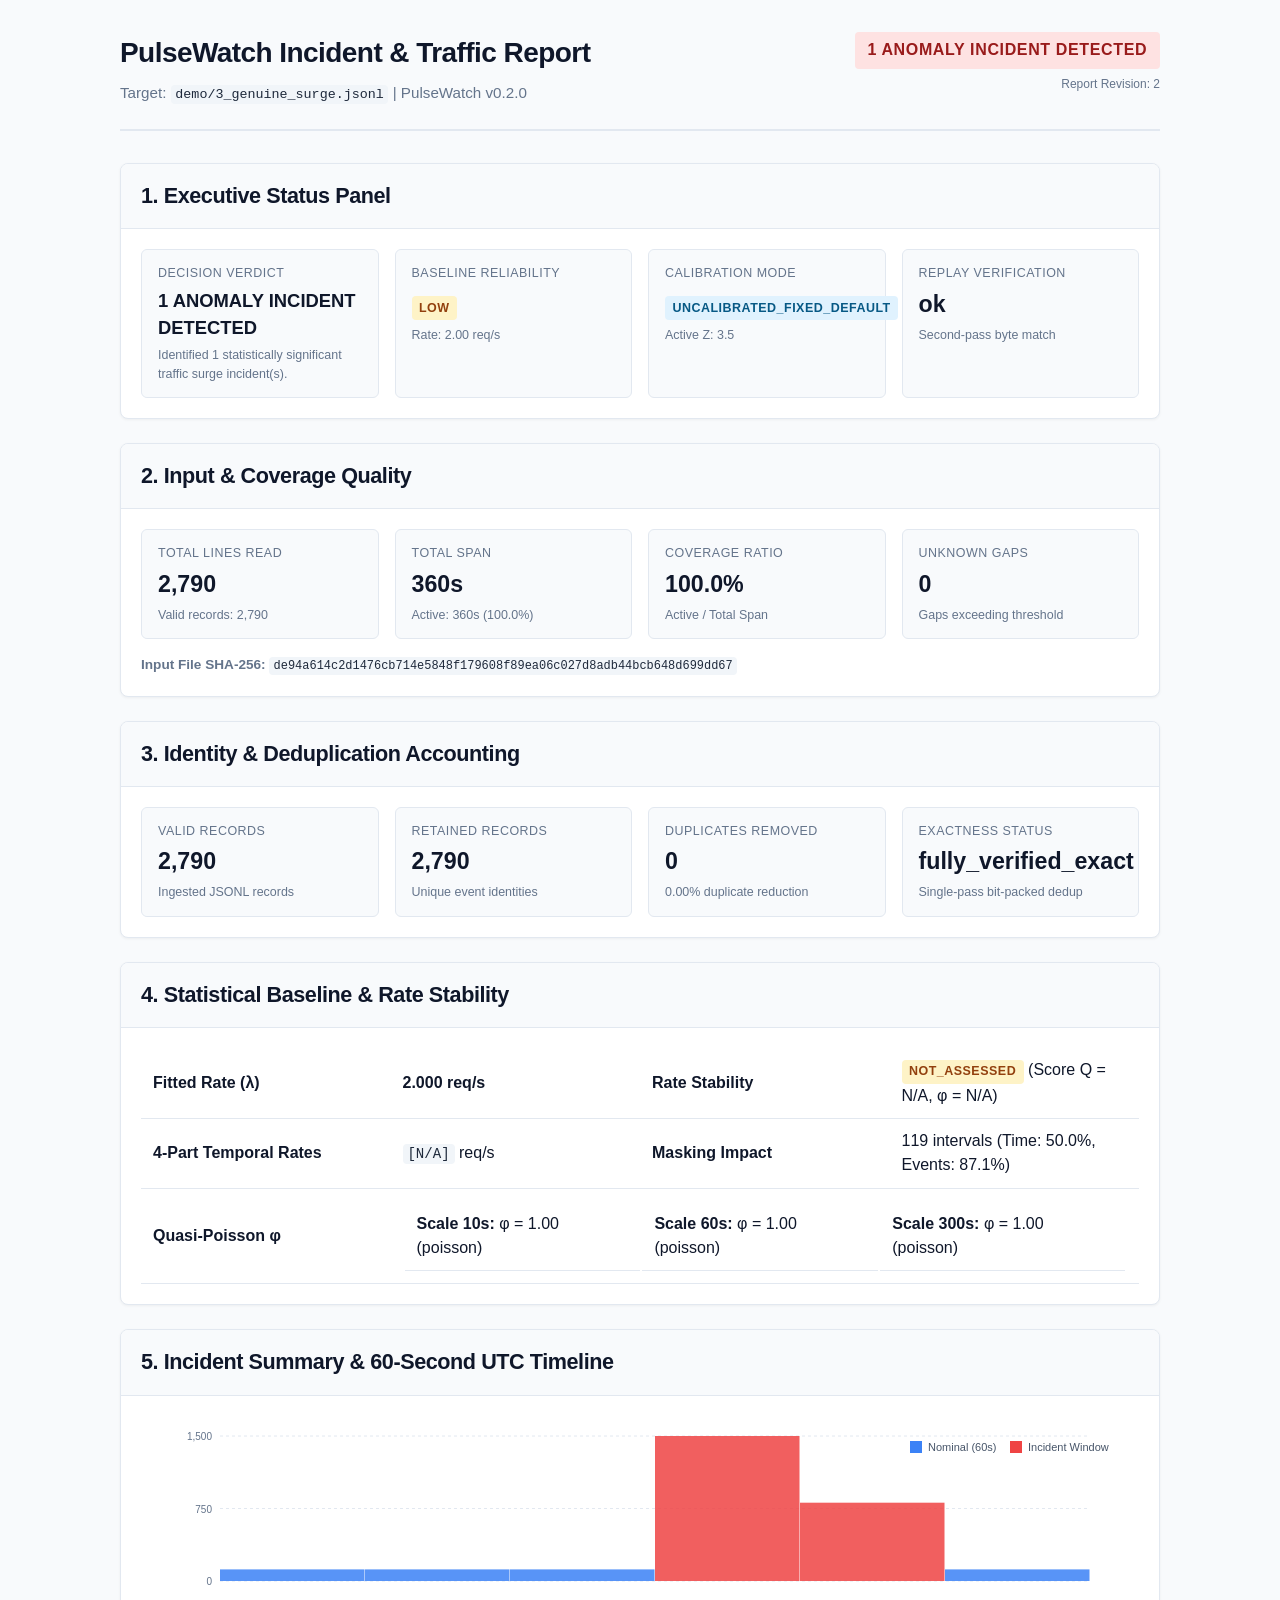
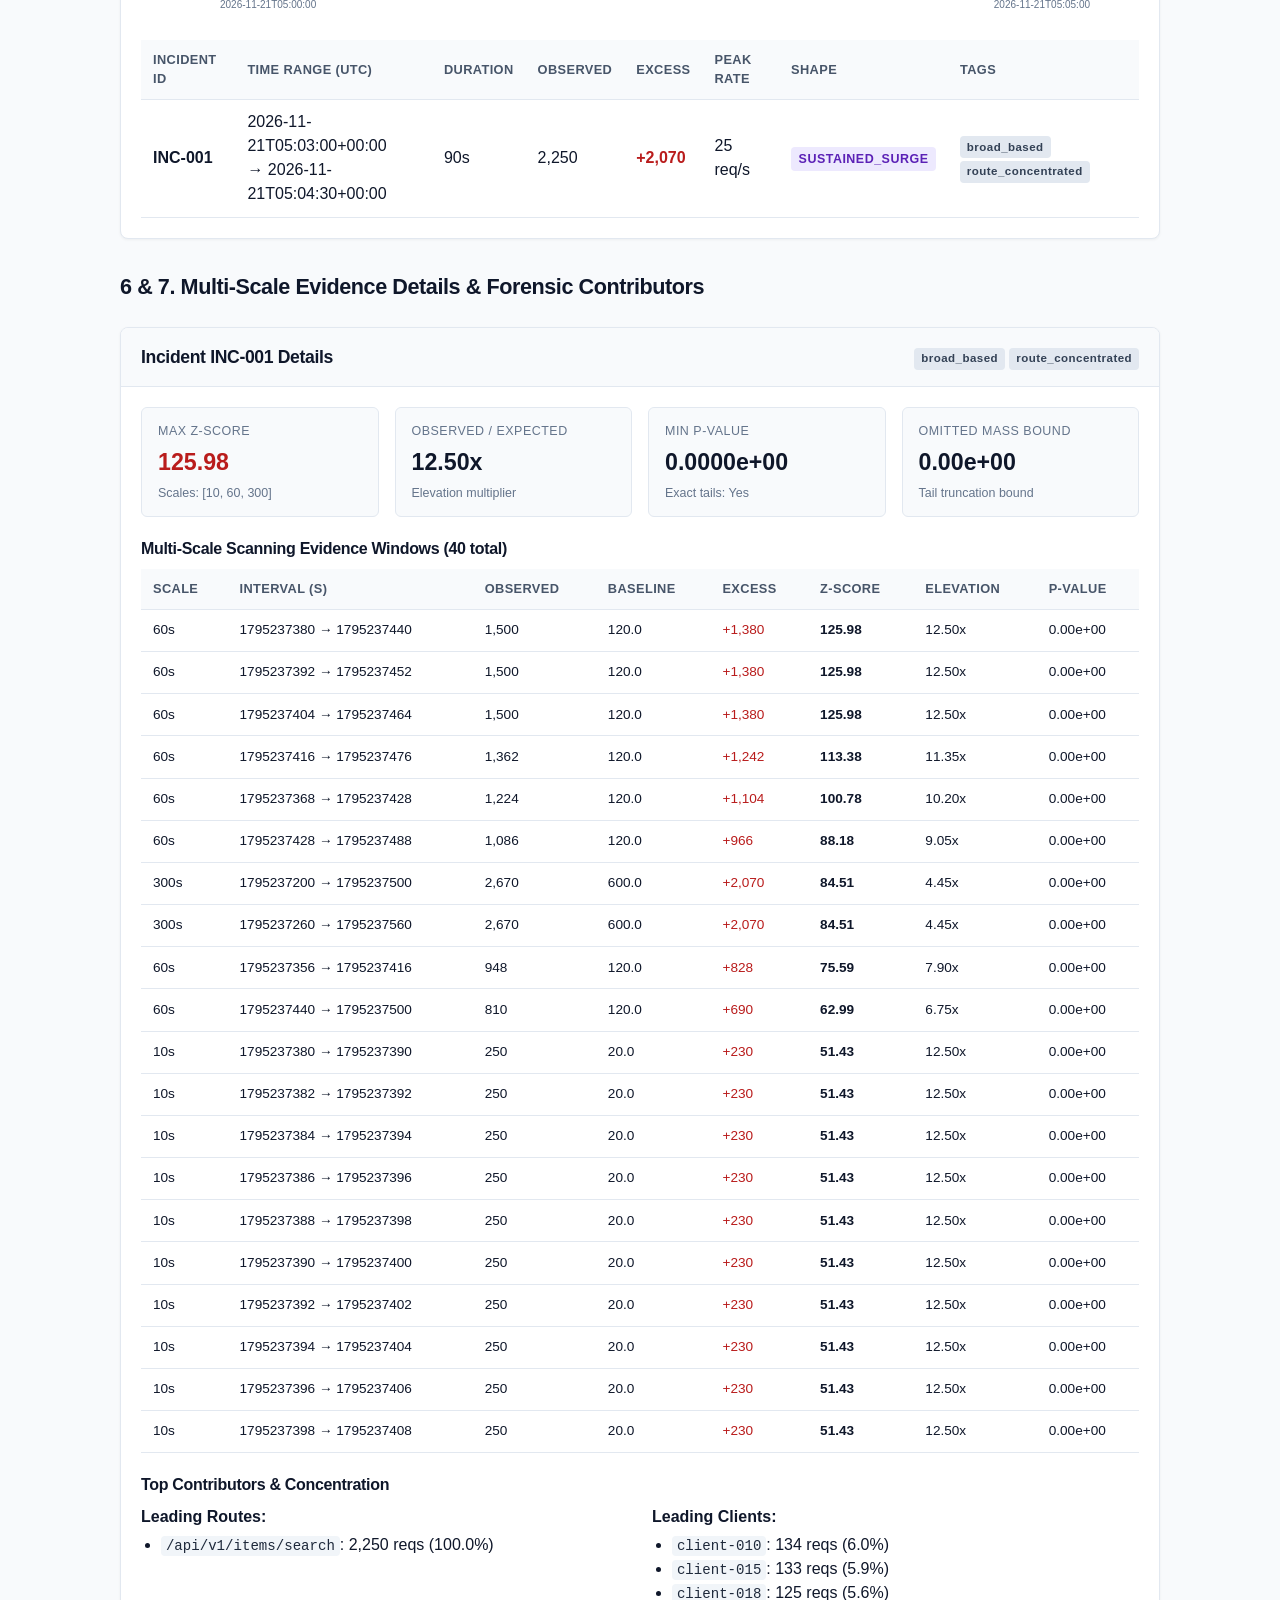
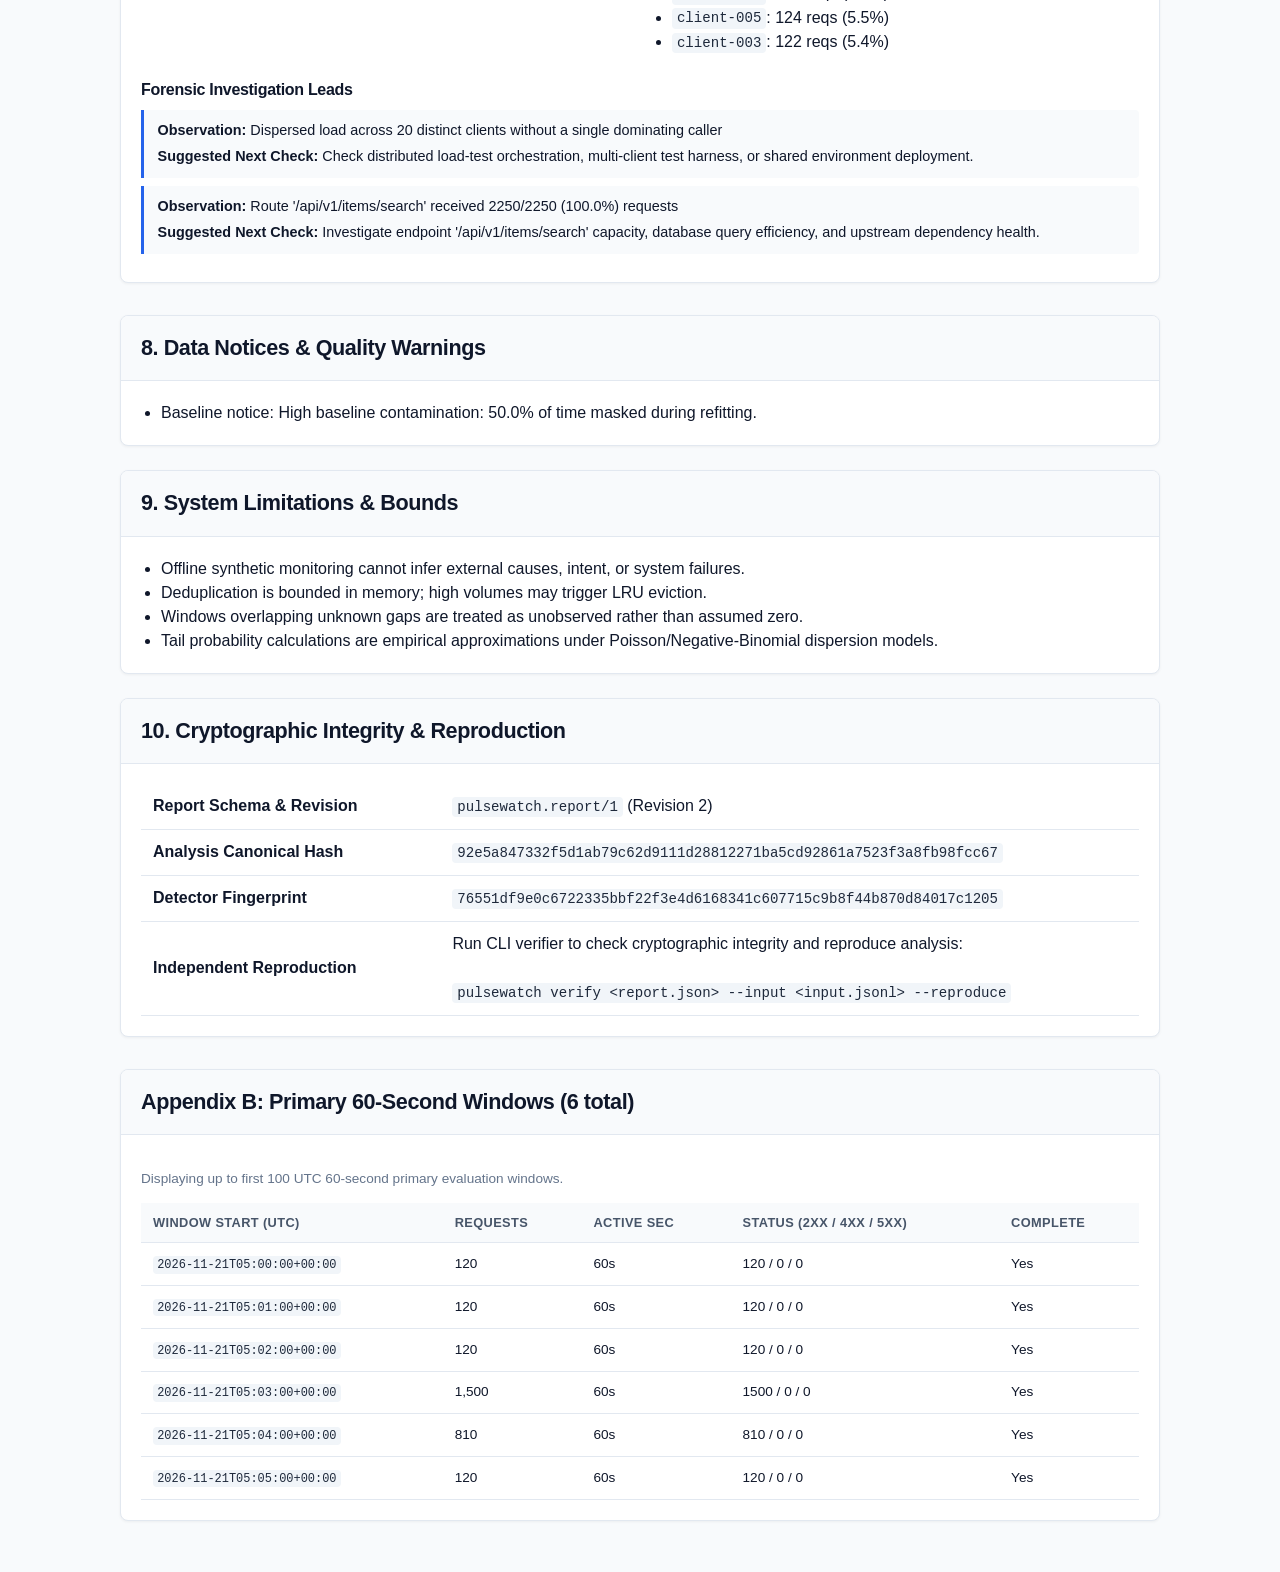
<file: demo/3_genuine_surge_report.html>
<!DOCTYPE html>
<html lang="en">
<head>
    <meta charset="utf-8">
    <meta name="viewport" content="width=device-width, initial-scale=1.0">
    <title>PulseWatch Incident &amp; Traffic Report: demo/3_genuine_surge.jsonl</title>
    <style>
        :root {
            --bg: #f8fafc;
            --surface: #ffffff;
            --text: #0f172a;
            --text-muted: #64748b;
            --border: #e2e8f0;
            --primary: #2563eb;
            --success: #15803d;
            --warning: #d97706;
            --danger: #b91c1c;
            --font-family: -apple-system, BlinkMacSystemFont, "Segoe UI", Roboto, Helvetica, Arial, sans-serif;
            --font-mono: ui-monospace, SFMono-Regular, Menlo, Monaco, Consolas, monospace;
        }
        * { box-sizing: border-box; }
        body {
            margin: 0;
            padding: 2rem 1.5rem;
            background-color: var(--bg);
            color: var(--text);
            font-family: var(--font-family);
            line-height: 1.5;
        }
        .container {
            max-width: 1040px;
            margin: 0 auto;
        }
        header {
            margin-bottom: 2rem;
            border-bottom: 2px solid var(--border);
            padding-bottom: 1.5rem;
        }
        h1, h2, h3, h4 {
            color: var(--text);
            font-weight: 700;
            letter-spacing: -0.02em;
        }
        h1 { font-size: 1.75rem; margin: 0 0 0.5rem 0; }
        h2 { font-size: 1.35rem; margin: 0 0 1rem 0; }
        h3 { font-size: 1.1rem; margin: 0 0 0.5rem 0; }
        code {
            font-family: var(--font-mono);
            font-size: 0.88em;
            background: #f1f5f9;
            padding: 0.15em 0.35em;
            border-radius: 4px;
            color: #1e293b;
        }
        .card {
            background: var(--surface);
            border: 1px solid var(--border);
            border-radius: 8px;
            margin-bottom: 1.5rem;
            box-shadow: 0 1px 3px rgba(0,0,0,0.05);
            overflow: hidden;
        }
        .card-header {
            padding: 1rem 1.25rem;
            background: #f8fafc;
            border-bottom: 1px solid var(--border);
        }
        .card-body {
            padding: 1.25rem;
        }
        .metrics-grid {
            display: grid;
            grid-template-columns: repeat(auto-fit, minmax(200px, 1fr));
            gap: 1rem;
        }
        .metric-card {
            background: #f8fafc;
            border: 1px solid var(--border);
            border-radius: 6px;
            padding: 0.85rem 1rem;
            display: flex;
            flex-direction: column;
        }
        .metric-card .label {
            font-size: 0.78rem;
            text-transform: uppercase;
            letter-spacing: 0.04em;
            color: var(--text-muted);
            margin-bottom: 0.25rem;
        }
        .metric-card .value {
            font-size: 1.45rem;
            font-weight: 700;
            color: var(--text);
        }
        .metric-card .subtext {
            font-size: 0.78rem;
            color: var(--text-muted);
            margin-top: 0.25rem;
        }
        .badge {
            display: inline-block;
            padding: 0.2em 0.6em;
            font-size: 0.78rem;
            font-weight: 600;
            border-radius: 4px;
            text-transform: uppercase;
            letter-spacing: 0.04em;
        }
        .badge-success { background: #dcfce7; color: #166534; }
        .badge-warning { background: #fef3c7; color: #92400e; }
        .badge-danger { background: #fee2e2; color: #991b1b; }
        .badge-abstain { background: #ffedd5; color: #9a3412; }
        .badge-info { background: #e0f2fe; color: #075985; }
        .badge-neutral { background: #f1f5f9; color: #475569; }
        .badge-shape { background: #ede9fe; color: #5b21b6; }
        .badge-tag { background: #e2e8f0; color: #334155; font-size: 0.72rem; text-transform: none; }
        .data-table {
            width: 100%;
            border-collapse: collapse;
            text-align: left;
        }
        .data-table th, .data-table td {
            padding: 0.65rem 0.75rem;
            border-bottom: 1px solid var(--border);
        }
        .data-table th {
            background: #f8fafc;
            font-weight: 600;
            color: #475569;
            font-size: 0.8rem;
            text-transform: uppercase;
            letter-spacing: 0.03em;
        }
        .lead-item {
            background: #f8fafc;
            border-left: 3px solid var(--primary);
            padding: 0.65rem 0.85rem;
            margin-bottom: 0.5rem;
            border-radius: 0 4px 4px 0;
            font-size: 0.9rem;
        }
        .lead-trigger { margin-bottom: 0.25rem; }
        .notice-box {
            padding: 0.85rem 1rem;
            border-radius: 6px;
            margin-bottom: 1rem;
            font-size: 0.9rem;
        }
        .notice-warning { background: #fffbeb; border-left: 4px solid var(--warning); color: #78350f; }
        .notice-danger { background: #fef2f2; border-left: 4px solid var(--danger); color: #7f1d1d; }
        @media print {
            body { background: #ffffff; padding: 0; font-size: 10pt; }
            .card { box-shadow: none; border: 1px solid #cbd5e1; page-break-inside: avoid; }
            header { border-bottom: 1px solid #94a3b8; }
            .no-print { display: none; }
        }
    </style>
</head>
<body>
<div class="container">
    <header>
        <div style="display:flex; justify-content:space-between; align-items:flex-start;">
            <div>
                <h1>PulseWatch Incident &amp; Traffic Report</h1>
                <div style="color:var(--text-muted); font-size:0.95rem;">
                    Target: <code>demo/3_genuine_surge.jsonl</code> | PulseWatch v0.2.0
                </div>
            </div>
            <div style="text-align:right;">
                <span class="badge badge-danger" style="font-size:1rem; padding:0.4em 0.8em;">1 ANOMALY INCIDENT DETECTED</span>
                <div style="font-size:0.75rem; color:var(--text-muted); margin-top:0.4rem;">
                    Report Revision: 2
                </div>
            </div>
        </div>
    </header>

    <!-- SECTION 1: Status Panel -->
    <div class="card" id="section-status">
        <div class="card-header">
            <h2 style="margin:0;">1. Executive Status Panel</h2>
        </div>
        <div class="card-body">
            <div class="metrics-grid">
                <div class="metric-card">
                    <span class="label">Decision Verdict</span>
                    <span class="value" style="font-size:1.15rem;">1 ANOMALY INCIDENT DETECTED</span>
                    <span class="subtext">Identified 1 statistically significant traffic surge incident(s).</span>
                </div>
                <div class="metric-card">
                    <span class="label">Baseline Reliability</span>
                    <span class="value"><span class="badge badge-warning">low</span></span>
                    <span class="subtext">Rate: 2.00 req/s</span>
                </div>
                <div class="metric-card">
                    <span class="label">Calibration Mode</span>
                    <span class="value"><span class="badge badge-info">uncalibrated_fixed_default</span></span>
                    <span class="subtext">Active Z: 3.5</span>
                </div>
                <div class="metric-card">
                    <span class="label">Replay Verification</span>
                    <span class="value">ok</span>
                    <span class="subtext">Second-pass byte match</span>
                </div>
            </div>
        </div>
    </div>

    <!-- SECTION 2: Input & Coverage Quality -->
    <div class="card" id="section-input-coverage">
        <div class="card-header">
            <h2 style="margin:0;">2. Input &amp; Coverage Quality</h2>
        </div>
        <div class="card-body">
            <div class="metrics-grid">
                <div class="metric-card">
                    <span class="label">Total Lines Read</span>
                    <span class="value">2,790</span>
                    <span class="subtext">Valid records: 2,790</span>
                </div>
                <div class="metric-card">
                    <span class="label">Total Span</span>
                    <span class="value">360s</span>
                    <span class="subtext">Active: 360s (100.0%)</span>
                </div>
                <div class="metric-card">
                    <span class="label">Coverage Ratio</span>
                    <span class="value">100.0%</span>
                    <span class="subtext">Active / Total Span</span>
                </div>
                <div class="metric-card">
                    <span class="label">Unknown Gaps</span>
                    <span class="value">0</span>
                    <span class="subtext">Gaps exceeding threshold</span>
                </div>
            </div>
            <div style="margin-top:1rem; font-size:0.85rem; color:var(--text-muted);">
                <strong>Input File SHA-256:</strong> <code>de94a614c2d1476cb714e5848f179608f89ea06c027d8adb44bcb648d699dd67</code>
            </div>
        </div>
    </div>

    <!-- SECTION 3: Identity & Deduplication -->
    <div class="card" id="section-dedup">
        <div class="card-header">
            <h2 style="margin:0;">3. Identity &amp; Deduplication Accounting</h2>
        </div>
        <div class="card-body">
            <div class="metrics-grid">
                <div class="metric-card">
                    <span class="label">Valid Records</span>
                    <span class="value">2,790</span>
                    <span class="subtext">Ingested JSONL records</span>
                </div>
                <div class="metric-card">
                    <span class="label">Retained Records</span>
                    <span class="value">2,790</span>
                    <span class="subtext">Unique event identities</span>
                </div>
                <div class="metric-card">
                    <span class="label">Duplicates Removed</span>
                    <span class="value">0</span>
                    <span class="subtext">0.00% duplicate reduction</span>
                </div>
                <div class="metric-card">
                    <span class="label">Exactness Status</span>
                    <span class="value">fully_verified_exact</span>
                    <span class="subtext">Single-pass bit-packed dedup</span>
                </div>
            </div>
        </div>
    </div>

    <!-- SECTION 4: Baseline Reliability -->
    <div class="card" id="section-baseline">
        <div class="card-header">
            <h2 style="margin:0;">4. Statistical Baseline &amp; Rate Stability</h2>
        </div>
        <div class="card-body">
            <table class="data-table">
                <tbody>
                    <tr>
                        <td style="width:25%;"><strong>Fitted Rate (&lambda;)</strong></td>
                        <td style="width:25%;"><strong>2.000 req/s</strong></td>
                        <td style="width:25%;"><strong>Rate Stability</strong></td>
                        <td style="width:25%;"><span class="badge badge-warning">not_assessed</span> (Score Q = N/A, &phi; = N/A)</td>
                    </tr>
                    <tr>
                        <td><strong>4-Part Temporal Rates</strong></td>
                        <td><code>[N/A]</code> req/s</td>
                        <td><strong>Masking Impact</strong></td>
                        <td>119 intervals (Time: 50.0%, Events: 87.1%)</td>
                    </tr>
                    <tr>
                        <td><strong>Quasi-Poisson &phi;</strong></td>
                        <td colspan="3">
                            <table style="width:100%; border:none;">
                                <tr><td><strong>Scale 10s:</strong> &phi; = 1.00 (poisson)</td><td><strong>Scale 60s:</strong> &phi; = 1.00 (poisson)</td><td><strong>Scale 300s:</strong> &phi; = 1.00 (poisson)</td></tr>
                            </table>
                        </td>
                    </tr>
                </tbody>
            </table>
        </div>
    </div>

    <!-- SECTION 5: Incident Summary & 60s Timeline -->
    <div class="card" id="section-incidents">
        <div class="card-header">
            <h2 style="margin:0;">5. Incident Summary &amp; 60-Second UTC Timeline</h2>
        </div>
        <div class="card-body">
            
    <div class="svg-timeline-container" style="overflow-x:auto;">
        <svg viewBox="0 0 960 200" width="100%" height="200" style="max-width:960px; display:block; margin:0 auto;">
            <line x1="60" y1="165.0" x2="930" y2="165.0" stroke="#e2e8f0" stroke-width="1" stroke-dasharray="3,3" /><text x="52" y="169.0" fill="#64748b" font-size="10" text-anchor="end">0</text><line x1="60" y1="92.5" x2="930" y2="92.5" stroke="#e2e8f0" stroke-width="1" stroke-dasharray="3,3" /><text x="52" y="96.5" fill="#64748b" font-size="10" text-anchor="end">750</text><line x1="60" y1="20.0" x2="930" y2="20.0" stroke="#e2e8f0" stroke-width="1" stroke-dasharray="3,3" /><text x="52" y="24.0" fill="#64748b" font-size="10" text-anchor="end">1,500</text><text x="60" y="192" fill="#64748b" font-size="10" text-anchor="start">2026-11-21T05:00:00</text><text x="930" y="192" fill="#64748b" font-size="10" text-anchor="end">2026-11-21T05:05:00</text>
            <rect x="60.0" y="153.4" width="144.5" height="11.6" fill="#3b82f6" opacity="0.85"><title>2026-11-21T05:00:00+00:00: 120 reqs</title></rect><rect x="205.0" y="153.4" width="144.5" height="11.6" fill="#3b82f6" opacity="0.85"><title>2026-11-21T05:01:00+00:00: 120 reqs</title></rect><rect x="350.0" y="153.4" width="144.5" height="11.6" fill="#3b82f6" opacity="0.85"><title>2026-11-21T05:02:00+00:00: 120 reqs</title></rect><rect x="495.0" y="20.0" width="144.5" height="145.0" fill="#ef4444" opacity="0.85"><title>2026-11-21T05:03:00+00:00: 1500 reqs</title></rect><rect x="640.0" y="86.7" width="144.5" height="78.3" fill="#ef4444" opacity="0.85"><title>2026-11-21T05:04:00+00:00: 810 reqs</title></rect><rect x="785.0" y="153.4" width="144.5" height="11.6" fill="#3b82f6" opacity="0.85"><title>2026-11-21T05:05:00+00:00: 120 reqs</title></rect>
            <g transform="translate(750, 25)"><rect x="0" y="0" width="12" height="12" fill="#3b82f6" /><text x="18" y="10" fill="#475569" font-size="11">Nominal (60s)</text><rect x="100" y="0" width="12" height="12" fill="#ef4444" /><text x="118" y="10" fill="#475569" font-size="11">Incident Window</text></g>
        </svg>
    </div>
    
            <div style="margin-top:1.5rem;">
                <table class="data-table">
                    <thead>
                        <tr>
                            <th>Incident ID</th>
                            <th>Time Range (UTC)</th>
                            <th>Duration</th>
                            <th>Observed</th>
                            <th>Excess</th>
                            <th>Peak Rate</th>
                            <th>Shape</th>
                            <th>Tags</th>
                        </tr>
                    </thead>
                    <tbody>
                        
        <tr>
            <td><strong>INC-001</strong></td>
            <td>2026-11-21T05:03:00+00:00<br>&rarr; 2026-11-21T05:04:30+00:00</td>
            <td>90s</td>
            <td>2,250</td>
            <td style="color:#b91c1c; font-weight:600;">+2,070</td>
            <td>25 req/s</td>
            <td><span class="badge badge-shape">sustained_surge</span></td>
            <td><span class="badge badge-tag">broad_based</span> <span class="badge badge-tag">route_concentrated</span></td>
        </tr>
        
                    </tbody>
                </table>
            </div>
        </div>
    </div>

    <!-- SECTION 6 & 7: Multi-Scale Evidence Details & Contributors -->
    <div id="section-evidence"><h2 style="margin-top:2rem;">6 &amp; 7. Multi-Scale Evidence Details &amp; Forensic Contributors</h2>
        <div class="card incident-detail-card" style="margin-top:1.5rem;">
            <div class="card-header" style="display:flex; justify-content:space-between; align-items:center;">
                <h3 style="margin:0;">Incident INC-001 Details</h3>
                <div><span class="badge badge-tag">broad_based</span> <span class="badge badge-tag">route_concentrated</span></div>
            </div>
            <div class="card-body">
                <div class="metrics-grid">
                    <div class="metric-card">
                        <span class="label">Max Z-Score</span>
                        <span class="value" style="color:#b91c1c;">125.98</span>
                        <span class="subtext">Scales: [10, 60, 300]</span>
                    </div>
                    <div class="metric-card">
                        <span class="label">Observed / Expected</span>
                        <span class="value">12.50x</span>
                        <span class="subtext">Elevation multiplier</span>
                    </div>
                    <div class="metric-card">
                        <span class="label">Min P-Value</span>
                        <span class="value">0.0000e+00</span>
                        <span class="subtext">Exact tails: Yes</span>
                    </div>
                    <div class="metric-card">
                        <span class="label">Omitted Mass Bound</span>
                        <span class="value">0.00e+00</span>
                        <span class="subtext">Tail truncation bound</span>
                    </div>
                </div>

                <h4 style="margin:1.25rem 0 0.5rem 0;">Multi-Scale Scanning Evidence Windows (40 total)</h4>
                <table class="data-table" style="font-size:0.85rem;">
                    <thead>
                        <tr>
                            <th>Scale</th>
                            <th>Interval (s)</th>
                            <th>Observed</th>
                            <th>Baseline</th>
                            <th>Excess</th>
                            <th>Z-Score</th>
                            <th>Elevation</th>
                            <th>P-Value</th>
                        </tr>
                    </thead>
                    <tbody>
                        
            <tr>
                <td>60s</td>
                <td>1795237380 &rarr; 1795237440</td>
                <td>1,500</td>
                <td>120.0</td>
                <td style="color:#b91c1c;">+1,380</td>
                <td><strong>125.98</strong></td>
                <td>12.50x</td>
                <td>0.00e+00</td>
            </tr>
            
            <tr>
                <td>60s</td>
                <td>1795237392 &rarr; 1795237452</td>
                <td>1,500</td>
                <td>120.0</td>
                <td style="color:#b91c1c;">+1,380</td>
                <td><strong>125.98</strong></td>
                <td>12.50x</td>
                <td>0.00e+00</td>
            </tr>
            
            <tr>
                <td>60s</td>
                <td>1795237404 &rarr; 1795237464</td>
                <td>1,500</td>
                <td>120.0</td>
                <td style="color:#b91c1c;">+1,380</td>
                <td><strong>125.98</strong></td>
                <td>12.50x</td>
                <td>0.00e+00</td>
            </tr>
            
            <tr>
                <td>60s</td>
                <td>1795237416 &rarr; 1795237476</td>
                <td>1,362</td>
                <td>120.0</td>
                <td style="color:#b91c1c;">+1,242</td>
                <td><strong>113.38</strong></td>
                <td>11.35x</td>
                <td>0.00e+00</td>
            </tr>
            
            <tr>
                <td>60s</td>
                <td>1795237368 &rarr; 1795237428</td>
                <td>1,224</td>
                <td>120.0</td>
                <td style="color:#b91c1c;">+1,104</td>
                <td><strong>100.78</strong></td>
                <td>10.20x</td>
                <td>0.00e+00</td>
            </tr>
            
            <tr>
                <td>60s</td>
                <td>1795237428 &rarr; 1795237488</td>
                <td>1,086</td>
                <td>120.0</td>
                <td style="color:#b91c1c;">+966</td>
                <td><strong>88.18</strong></td>
                <td>9.05x</td>
                <td>0.00e+00</td>
            </tr>
            
            <tr>
                <td>300s</td>
                <td>1795237200 &rarr; 1795237500</td>
                <td>2,670</td>
                <td>600.0</td>
                <td style="color:#b91c1c;">+2,070</td>
                <td><strong>84.51</strong></td>
                <td>4.45x</td>
                <td>0.00e+00</td>
            </tr>
            
            <tr>
                <td>300s</td>
                <td>1795237260 &rarr; 1795237560</td>
                <td>2,670</td>
                <td>600.0</td>
                <td style="color:#b91c1c;">+2,070</td>
                <td><strong>84.51</strong></td>
                <td>4.45x</td>
                <td>0.00e+00</td>
            </tr>
            
            <tr>
                <td>60s</td>
                <td>1795237356 &rarr; 1795237416</td>
                <td>948</td>
                <td>120.0</td>
                <td style="color:#b91c1c;">+828</td>
                <td><strong>75.59</strong></td>
                <td>7.90x</td>
                <td>0.00e+00</td>
            </tr>
            
            <tr>
                <td>60s</td>
                <td>1795237440 &rarr; 1795237500</td>
                <td>810</td>
                <td>120.0</td>
                <td style="color:#b91c1c;">+690</td>
                <td><strong>62.99</strong></td>
                <td>6.75x</td>
                <td>0.00e+00</td>
            </tr>
            
            <tr>
                <td>10s</td>
                <td>1795237380 &rarr; 1795237390</td>
                <td>250</td>
                <td>20.0</td>
                <td style="color:#b91c1c;">+230</td>
                <td><strong>51.43</strong></td>
                <td>12.50x</td>
                <td>0.00e+00</td>
            </tr>
            
            <tr>
                <td>10s</td>
                <td>1795237382 &rarr; 1795237392</td>
                <td>250</td>
                <td>20.0</td>
                <td style="color:#b91c1c;">+230</td>
                <td><strong>51.43</strong></td>
                <td>12.50x</td>
                <td>0.00e+00</td>
            </tr>
            
            <tr>
                <td>10s</td>
                <td>1795237384 &rarr; 1795237394</td>
                <td>250</td>
                <td>20.0</td>
                <td style="color:#b91c1c;">+230</td>
                <td><strong>51.43</strong></td>
                <td>12.50x</td>
                <td>0.00e+00</td>
            </tr>
            
            <tr>
                <td>10s</td>
                <td>1795237386 &rarr; 1795237396</td>
                <td>250</td>
                <td>20.0</td>
                <td style="color:#b91c1c;">+230</td>
                <td><strong>51.43</strong></td>
                <td>12.50x</td>
                <td>0.00e+00</td>
            </tr>
            
            <tr>
                <td>10s</td>
                <td>1795237388 &rarr; 1795237398</td>
                <td>250</td>
                <td>20.0</td>
                <td style="color:#b91c1c;">+230</td>
                <td><strong>51.43</strong></td>
                <td>12.50x</td>
                <td>0.00e+00</td>
            </tr>
            
            <tr>
                <td>10s</td>
                <td>1795237390 &rarr; 1795237400</td>
                <td>250</td>
                <td>20.0</td>
                <td style="color:#b91c1c;">+230</td>
                <td><strong>51.43</strong></td>
                <td>12.50x</td>
                <td>0.00e+00</td>
            </tr>
            
            <tr>
                <td>10s</td>
                <td>1795237392 &rarr; 1795237402</td>
                <td>250</td>
                <td>20.0</td>
                <td style="color:#b91c1c;">+230</td>
                <td><strong>51.43</strong></td>
                <td>12.50x</td>
                <td>0.00e+00</td>
            </tr>
            
            <tr>
                <td>10s</td>
                <td>1795237394 &rarr; 1795237404</td>
                <td>250</td>
                <td>20.0</td>
                <td style="color:#b91c1c;">+230</td>
                <td><strong>51.43</strong></td>
                <td>12.50x</td>
                <td>0.00e+00</td>
            </tr>
            
            <tr>
                <td>10s</td>
                <td>1795237396 &rarr; 1795237406</td>
                <td>250</td>
                <td>20.0</td>
                <td style="color:#b91c1c;">+230</td>
                <td><strong>51.43</strong></td>
                <td>12.50x</td>
                <td>0.00e+00</td>
            </tr>
            
            <tr>
                <td>10s</td>
                <td>1795237398 &rarr; 1795237408</td>
                <td>250</td>
                <td>20.0</td>
                <td style="color:#b91c1c;">+230</td>
                <td><strong>51.43</strong></td>
                <td>12.50x</td>
                <td>0.00e+00</td>
            </tr>
            
                    </tbody>
                </table>

                <h4 style="margin:1.25rem 0 0.5rem 0;">Top Contributors &amp; Concentration</h4>
                <div style="display:grid; grid-template-columns: 1fr 1fr; gap:1.5rem;">
                    <div>
                        <strong>Leading Routes:</strong>
                        <ul style="margin:0.25rem 0; padding-left:1.25rem;"><li><code>/api/v1/items/search</code>: 2,250 reqs (100.0%)</li></ul>
                    </div>
                    <div>
                        <strong>Leading Clients:</strong>
                        <ul style="margin:0.25rem 0; padding-left:1.25rem;"><li><code>client-010</code>: 134 reqs (6.0%)</li><li><code>client-015</code>: 133 reqs (5.9%)</li><li><code>client-018</code>: 125 reqs (5.6%)</li><li><code>client-005</code>: 124 reqs (5.5%)</li><li><code>client-003</code>: 122 reqs (5.4%)</li></ul>
                    </div>
                </div>

                <h4 style="margin:1.25rem 0 0.5rem 0;">Forensic Investigation Leads</h4>
                
            <div class="lead-item">
                <div class="lead-trigger"><strong>Observation:</strong> Dispersed load across 20 distinct clients without a single dominating caller</div>
                <div class="lead-action"><strong>Suggested Next Check:</strong> Check distributed load-test orchestration, multi-client test harness, or shared environment deployment.</div>
            </div>
            
            <div class="lead-item">
                <div class="lead-trigger"><strong>Observation:</strong> Route &#x27;/api/v1/items/search&#x27; received 2250/2250 (100.0%) requests</div>
                <div class="lead-action"><strong>Suggested Next Check:</strong> Investigate endpoint &#x27;/api/v1/items/search&#x27; capacity, database query efficiency, and upstream dependency health.</div>
            </div>
            
            </div>
        </div>
        </div>

    <!-- SECTION 8: Warnings & Data Notices -->
    <div class="card" id="section-warnings" style="margin-top:2rem;">
        <div class="card-header">
            <h2 style="margin:0;">8. Data Notices &amp; Quality Warnings</h2>
        </div>
        <div class="card-body">
            <ul style="margin:0; padding-left:1.25rem;">
                <li>Baseline notice: High baseline contamination: 50.0% of time masked during refitting.</li>
            </ul>
        </div>
    </div>

    <!-- SECTION 9: Known Limitations -->
    <div class="card" id="section-limitations">
        <div class="card-header">
            <h2 style="margin:0;">9. System Limitations &amp; Bounds</h2>
        </div>
        <div class="card-body">
            <ul style="margin:0; padding-left:1.25rem;">
                <li>Offline synthetic monitoring cannot infer external causes, intent, or system failures.</li><li>Deduplication is bounded in memory; high volumes may trigger LRU eviction.</li><li>Windows overlapping unknown gaps are treated as unobserved rather than assumed zero.</li><li>Tail probability calculations are empirical approximations under Poisson/Negative-Binomial dispersion models.</li>
            </ul>
        </div>
    </div>

    <!-- SECTION 10: Integrity & Verification -->
    <div class="card" id="section-integrity">
        <div class="card-header">
            <h2 style="margin:0;">10. Cryptographic Integrity &amp; Reproduction</h2>
        </div>
        <div class="card-body">
            <table class="data-table">
                <tbody>
                    <tr>
                        <td style="width:30%;"><strong>Report Schema &amp; Revision</strong></td>
                        <td><code>pulsewatch.report/1</code> (Revision 2)</td>
                    </tr>
                    <tr>
                        <td><strong>Analysis Canonical Hash</strong></td>
                        <td><code>92e5a847332f5d1ab79c62d9111d28812271ba5cd92861a7523f3a8fb98fcc67</code></td>
                    </tr>
                    <tr>
                        <td><strong>Detector Fingerprint</strong></td>
                        <td><code>76551df9e0c6722335bbf22f3e4d6168341c607715c9b8f44b870d84017c1205</code></td>
                    </tr>
                    
                    <tr>
                        <td><strong>Independent Reproduction</strong></td>
                        <td>
                            Run CLI verifier to check cryptographic integrity and reproduce analysis:
                            <br><br>
                            <code>pulsewatch verify &lt;report.json&gt; --input &lt;input.jsonl&gt; --reproduce</code>
                        </td>
                    </tr>
                </tbody>
            </table>
        </div>
    </div>

    
    
    <div class="card" id="appendix-windows" style="margin-top:2rem;">
        <div class="card-header">
            <h2 style="margin:0;">Appendix B: Primary 60-Second Windows (6 total)</h2>
        </div>
        <div class="card-body">
            <p style="color:#64748b; font-size:0.85rem;">Displaying up to first 100 UTC 60-second primary evaluation windows.</p>
            <div style="max-height: 400px; overflow-y:auto;">
                <table class="data-table" style="font-size:0.85rem;">
                    <thead>
                        <tr>
                            <th>Window Start (UTC)</th>
                            <th>Requests</th>
                            <th>Active Sec</th>
                            <th>Status (2xx / 4xx / 5xx)</th>
                            <th>Complete</th>
                        </tr>
                    </thead>
                    <tbody>
                        
        <tr>
            <td><code>2026-11-21T05:00:00+00:00</code></td>
            <td>120</td>
            <td>60s</td>
            <td>120 / 0 / 0</td>
            <td>Yes</td>
        </tr>
        
        <tr>
            <td><code>2026-11-21T05:01:00+00:00</code></td>
            <td>120</td>
            <td>60s</td>
            <td>120 / 0 / 0</td>
            <td>Yes</td>
        </tr>
        
        <tr>
            <td><code>2026-11-21T05:02:00+00:00</code></td>
            <td>120</td>
            <td>60s</td>
            <td>120 / 0 / 0</td>
            <td>Yes</td>
        </tr>
        
        <tr>
            <td><code>2026-11-21T05:03:00+00:00</code></td>
            <td>1,500</td>
            <td>60s</td>
            <td>1500 / 0 / 0</td>
            <td>Yes</td>
        </tr>
        
        <tr>
            <td><code>2026-11-21T05:04:00+00:00</code></td>
            <td>810</td>
            <td>60s</td>
            <td>810 / 0 / 0</td>
            <td>Yes</td>
        </tr>
        
        <tr>
            <td><code>2026-11-21T05:05:00+00:00</code></td>
            <td>120</td>
            <td>60s</td>
            <td>120 / 0 / 0</td>
            <td>Yes</td>
        </tr>
        
                    </tbody>
                </table>
            </div>
        </div>
    </div>
    

</div>
</body>
</html>
</file>
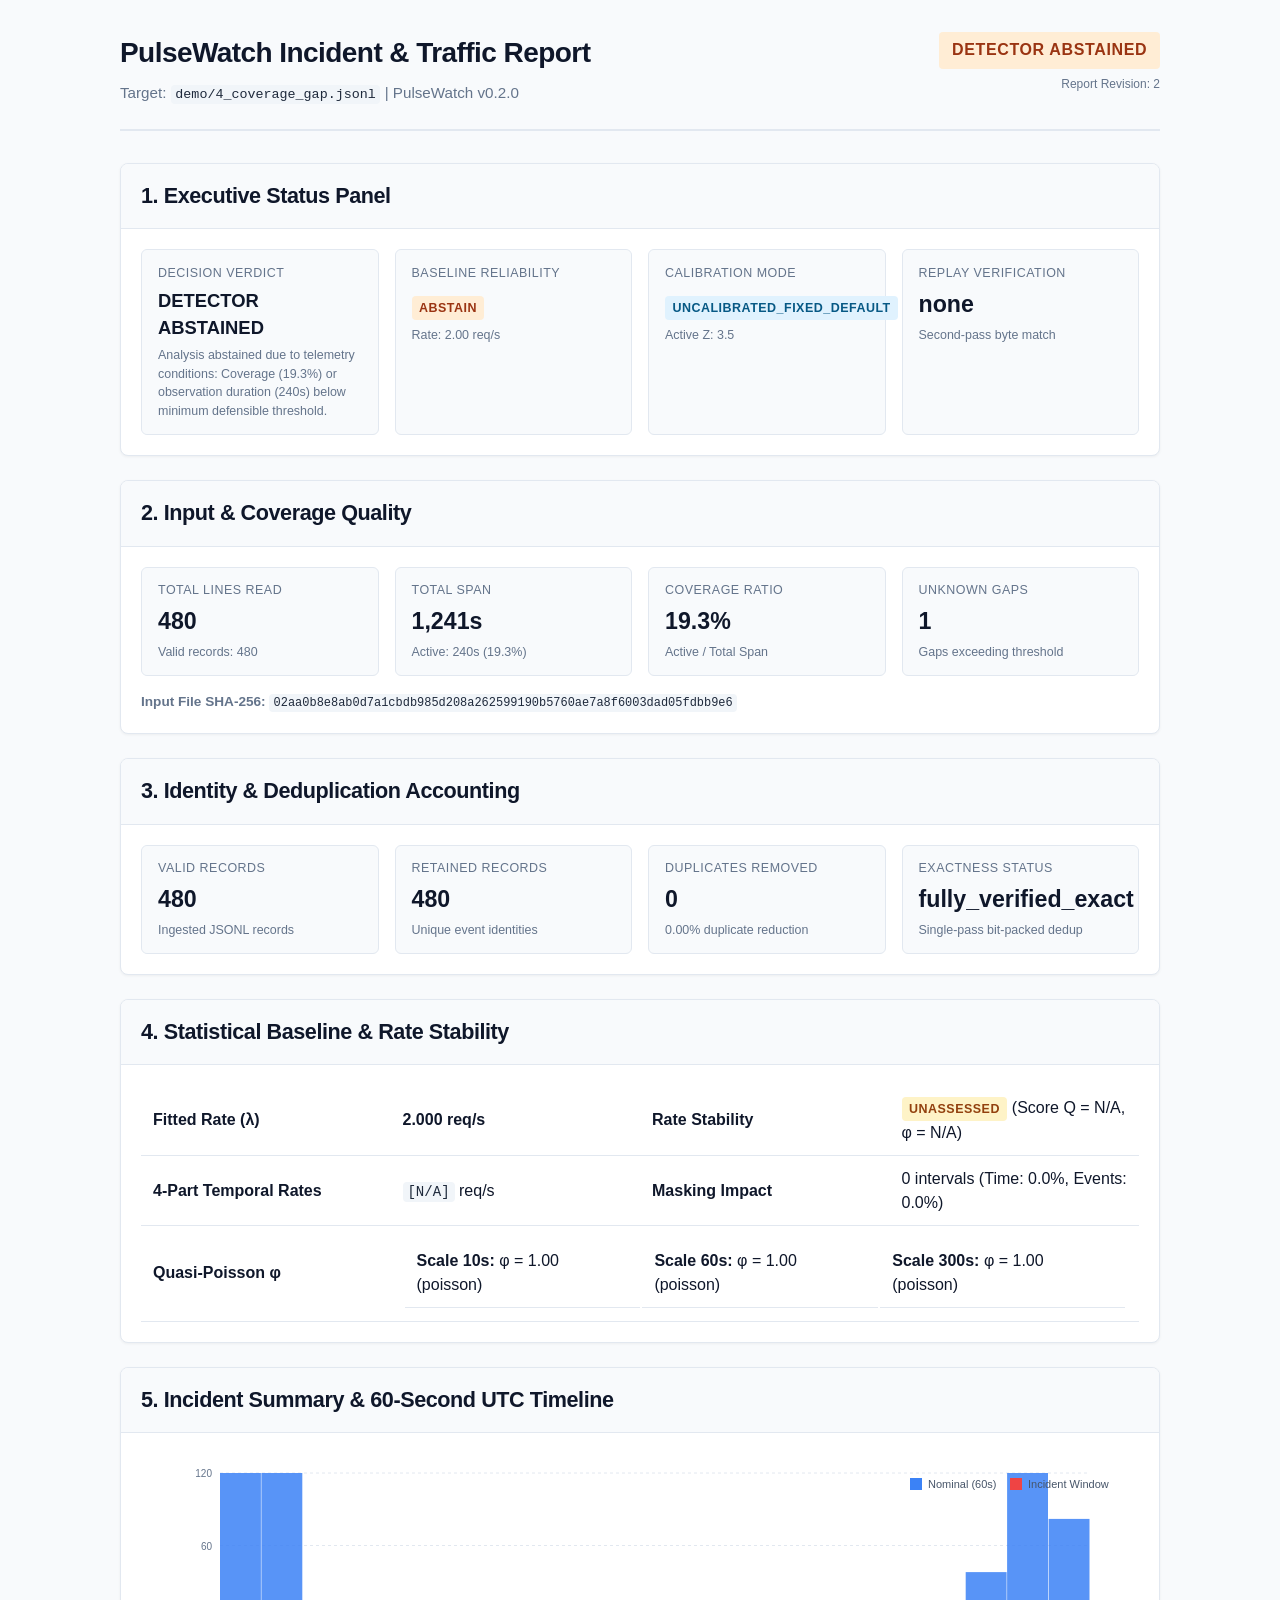
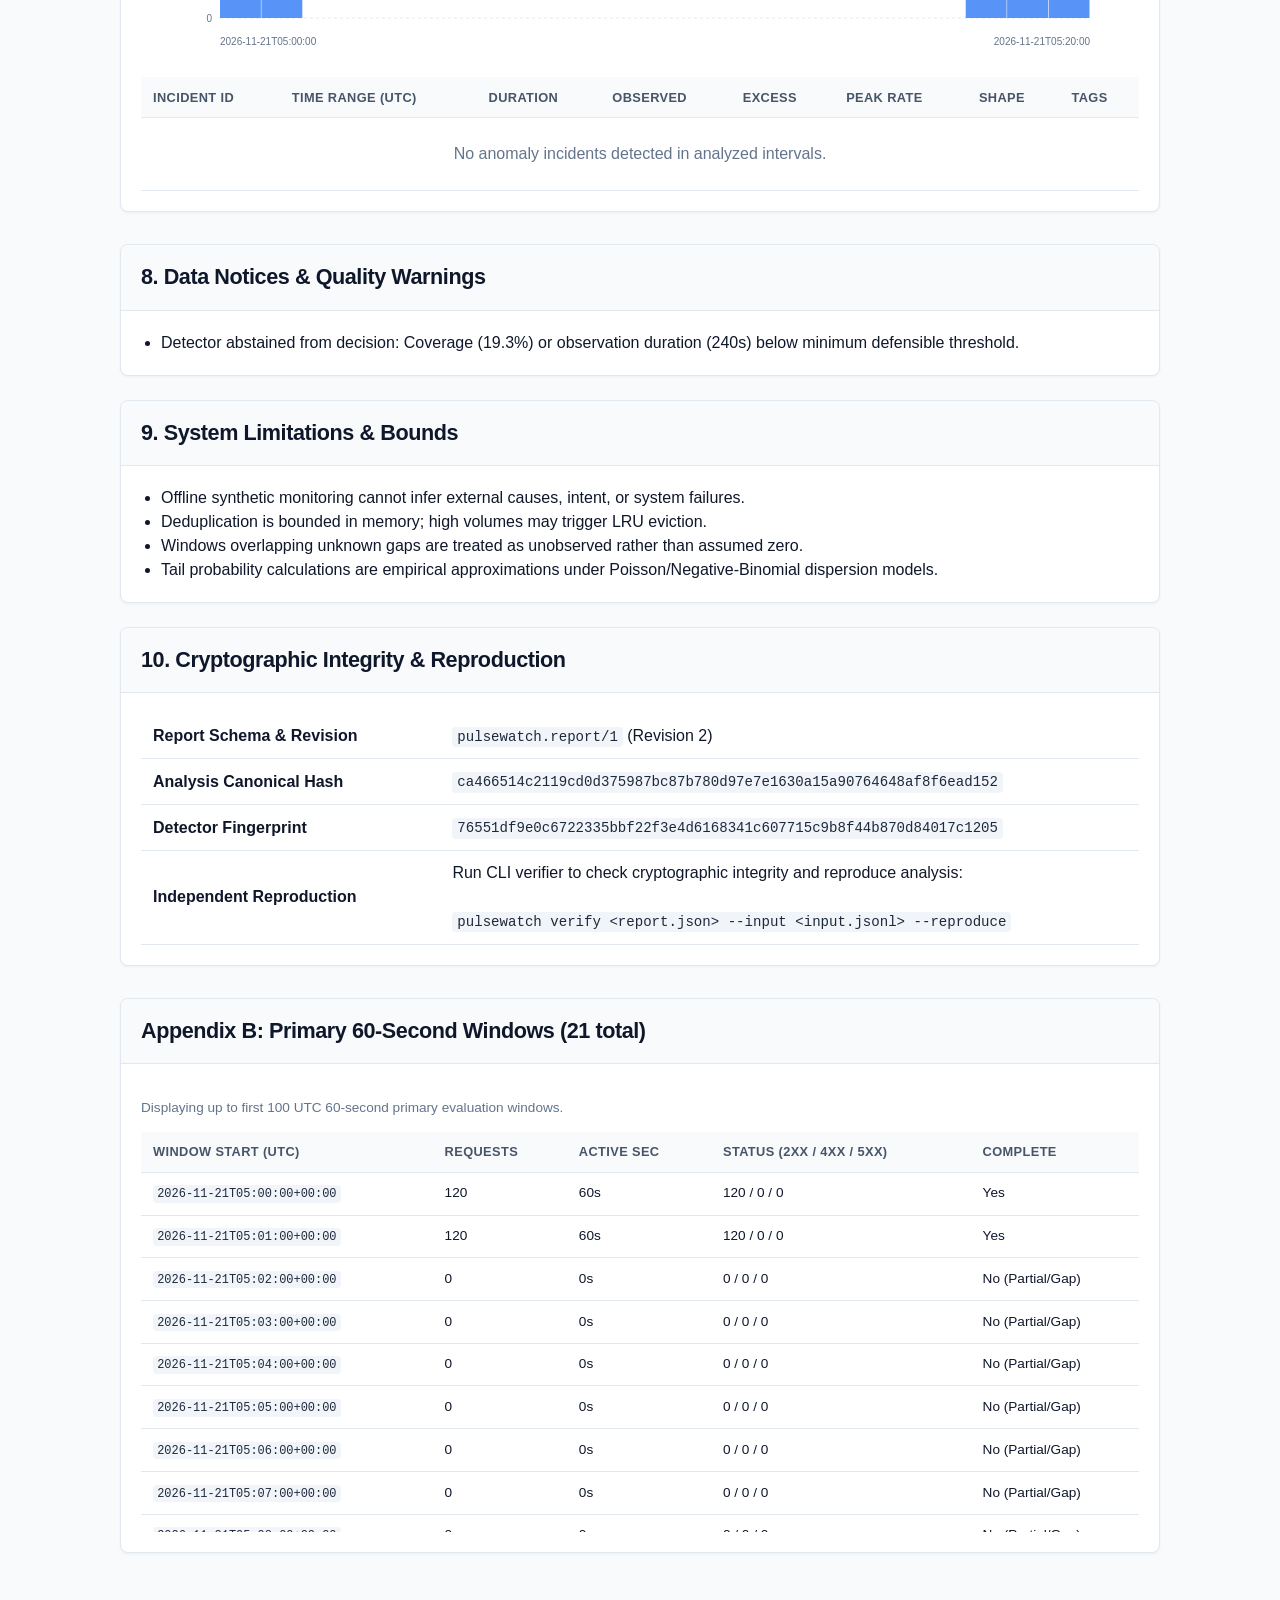
<file: demo/4_coverage_gap_report.html>
<!DOCTYPE html>
<html lang="en">
<head>
    <meta charset="utf-8">
    <meta name="viewport" content="width=device-width, initial-scale=1.0">
    <title>PulseWatch Incident &amp; Traffic Report: demo/4_coverage_gap.jsonl</title>
    <style>
        :root {
            --bg: #f8fafc;
            --surface: #ffffff;
            --text: #0f172a;
            --text-muted: #64748b;
            --border: #e2e8f0;
            --primary: #2563eb;
            --success: #15803d;
            --warning: #d97706;
            --danger: #b91c1c;
            --font-family: -apple-system, BlinkMacSystemFont, "Segoe UI", Roboto, Helvetica, Arial, sans-serif;
            --font-mono: ui-monospace, SFMono-Regular, Menlo, Monaco, Consolas, monospace;
        }
        * { box-sizing: border-box; }
        body {
            margin: 0;
            padding: 2rem 1.5rem;
            background-color: var(--bg);
            color: var(--text);
            font-family: var(--font-family);
            line-height: 1.5;
        }
        .container {
            max-width: 1040px;
            margin: 0 auto;
        }
        header {
            margin-bottom: 2rem;
            border-bottom: 2px solid var(--border);
            padding-bottom: 1.5rem;
        }
        h1, h2, h3, h4 {
            color: var(--text);
            font-weight: 700;
            letter-spacing: -0.02em;
        }
        h1 { font-size: 1.75rem; margin: 0 0 0.5rem 0; }
        h2 { font-size: 1.35rem; margin: 0 0 1rem 0; }
        h3 { font-size: 1.1rem; margin: 0 0 0.5rem 0; }
        code {
            font-family: var(--font-mono);
            font-size: 0.88em;
            background: #f1f5f9;
            padding: 0.15em 0.35em;
            border-radius: 4px;
            color: #1e293b;
        }
        .card {
            background: var(--surface);
            border: 1px solid var(--border);
            border-radius: 8px;
            margin-bottom: 1.5rem;
            box-shadow: 0 1px 3px rgba(0,0,0,0.05);
            overflow: hidden;
        }
        .card-header {
            padding: 1rem 1.25rem;
            background: #f8fafc;
            border-bottom: 1px solid var(--border);
        }
        .card-body {
            padding: 1.25rem;
        }
        .metrics-grid {
            display: grid;
            grid-template-columns: repeat(auto-fit, minmax(200px, 1fr));
            gap: 1rem;
        }
        .metric-card {
            background: #f8fafc;
            border: 1px solid var(--border);
            border-radius: 6px;
            padding: 0.85rem 1rem;
            display: flex;
            flex-direction: column;
        }
        .metric-card .label {
            font-size: 0.78rem;
            text-transform: uppercase;
            letter-spacing: 0.04em;
            color: var(--text-muted);
            margin-bottom: 0.25rem;
        }
        .metric-card .value {
            font-size: 1.45rem;
            font-weight: 700;
            color: var(--text);
        }
        .metric-card .subtext {
            font-size: 0.78rem;
            color: var(--text-muted);
            margin-top: 0.25rem;
        }
        .badge {
            display: inline-block;
            padding: 0.2em 0.6em;
            font-size: 0.78rem;
            font-weight: 600;
            border-radius: 4px;
            text-transform: uppercase;
            letter-spacing: 0.04em;
        }
        .badge-success { background: #dcfce7; color: #166534; }
        .badge-warning { background: #fef3c7; color: #92400e; }
        .badge-danger { background: #fee2e2; color: #991b1b; }
        .badge-abstain { background: #ffedd5; color: #9a3412; }
        .badge-info { background: #e0f2fe; color: #075985; }
        .badge-neutral { background: #f1f5f9; color: #475569; }
        .badge-shape { background: #ede9fe; color: #5b21b6; }
        .badge-tag { background: #e2e8f0; color: #334155; font-size: 0.72rem; text-transform: none; }
        .data-table {
            width: 100%;
            border-collapse: collapse;
            text-align: left;
        }
        .data-table th, .data-table td {
            padding: 0.65rem 0.75rem;
            border-bottom: 1px solid var(--border);
        }
        .data-table th {
            background: #f8fafc;
            font-weight: 600;
            color: #475569;
            font-size: 0.8rem;
            text-transform: uppercase;
            letter-spacing: 0.03em;
        }
        .lead-item {
            background: #f8fafc;
            border-left: 3px solid var(--primary);
            padding: 0.65rem 0.85rem;
            margin-bottom: 0.5rem;
            border-radius: 0 4px 4px 0;
            font-size: 0.9rem;
        }
        .lead-trigger { margin-bottom: 0.25rem; }
        .notice-box {
            padding: 0.85rem 1rem;
            border-radius: 6px;
            margin-bottom: 1rem;
            font-size: 0.9rem;
        }
        .notice-warning { background: #fffbeb; border-left: 4px solid var(--warning); color: #78350f; }
        .notice-danger { background: #fef2f2; border-left: 4px solid var(--danger); color: #7f1d1d; }
        @media print {
            body { background: #ffffff; padding: 0; font-size: 10pt; }
            .card { box-shadow: none; border: 1px solid #cbd5e1; page-break-inside: avoid; }
            header { border-bottom: 1px solid #94a3b8; }
            .no-print { display: none; }
        }
    </style>
</head>
<body>
<div class="container">
    <header>
        <div style="display:flex; justify-content:space-between; align-items:flex-start;">
            <div>
                <h1>PulseWatch Incident &amp; Traffic Report</h1>
                <div style="color:var(--text-muted); font-size:0.95rem;">
                    Target: <code>demo/4_coverage_gap.jsonl</code> | PulseWatch v0.2.0
                </div>
            </div>
            <div style="text-align:right;">
                <span class="badge badge-abstain" style="font-size:1rem; padding:0.4em 0.8em;">DETECTOR ABSTAINED</span>
                <div style="font-size:0.75rem; color:var(--text-muted); margin-top:0.4rem;">
                    Report Revision: 2
                </div>
            </div>
        </div>
    </header>

    <!-- SECTION 1: Status Panel -->
    <div class="card" id="section-status">
        <div class="card-header">
            <h2 style="margin:0;">1. Executive Status Panel</h2>
        </div>
        <div class="card-body">
            <div class="metrics-grid">
                <div class="metric-card">
                    <span class="label">Decision Verdict</span>
                    <span class="value" style="font-size:1.15rem;">DETECTOR ABSTAINED</span>
                    <span class="subtext">Analysis abstained due to telemetry conditions: Coverage (19.3%) or observation duration (240s) below minimum defensible threshold.</span>
                </div>
                <div class="metric-card">
                    <span class="label">Baseline Reliability</span>
                    <span class="value"><span class="badge badge-abstain">abstain</span></span>
                    <span class="subtext">Rate: 2.00 req/s</span>
                </div>
                <div class="metric-card">
                    <span class="label">Calibration Mode</span>
                    <span class="value"><span class="badge badge-info">uncalibrated_fixed_default</span></span>
                    <span class="subtext">Active Z: 3.5</span>
                </div>
                <div class="metric-card">
                    <span class="label">Replay Verification</span>
                    <span class="value">none</span>
                    <span class="subtext">Second-pass byte match</span>
                </div>
            </div>
        </div>
    </div>

    <!-- SECTION 2: Input & Coverage Quality -->
    <div class="card" id="section-input-coverage">
        <div class="card-header">
            <h2 style="margin:0;">2. Input &amp; Coverage Quality</h2>
        </div>
        <div class="card-body">
            <div class="metrics-grid">
                <div class="metric-card">
                    <span class="label">Total Lines Read</span>
                    <span class="value">480</span>
                    <span class="subtext">Valid records: 480</span>
                </div>
                <div class="metric-card">
                    <span class="label">Total Span</span>
                    <span class="value">1,241s</span>
                    <span class="subtext">Active: 240s (19.3%)</span>
                </div>
                <div class="metric-card">
                    <span class="label">Coverage Ratio</span>
                    <span class="value">19.3%</span>
                    <span class="subtext">Active / Total Span</span>
                </div>
                <div class="metric-card">
                    <span class="label">Unknown Gaps</span>
                    <span class="value">1</span>
                    <span class="subtext">Gaps exceeding threshold</span>
                </div>
            </div>
            <div style="margin-top:1rem; font-size:0.85rem; color:var(--text-muted);">
                <strong>Input File SHA-256:</strong> <code>02aa0b8e8ab0d7a1cbdb985d208a262599190b5760ae7a8f6003dad05fdbb9e6</code>
            </div>
        </div>
    </div>

    <!-- SECTION 3: Identity & Deduplication -->
    <div class="card" id="section-dedup">
        <div class="card-header">
            <h2 style="margin:0;">3. Identity &amp; Deduplication Accounting</h2>
        </div>
        <div class="card-body">
            <div class="metrics-grid">
                <div class="metric-card">
                    <span class="label">Valid Records</span>
                    <span class="value">480</span>
                    <span class="subtext">Ingested JSONL records</span>
                </div>
                <div class="metric-card">
                    <span class="label">Retained Records</span>
                    <span class="value">480</span>
                    <span class="subtext">Unique event identities</span>
                </div>
                <div class="metric-card">
                    <span class="label">Duplicates Removed</span>
                    <span class="value">0</span>
                    <span class="subtext">0.00% duplicate reduction</span>
                </div>
                <div class="metric-card">
                    <span class="label">Exactness Status</span>
                    <span class="value">fully_verified_exact</span>
                    <span class="subtext">Single-pass bit-packed dedup</span>
                </div>
            </div>
        </div>
    </div>

    <!-- SECTION 4: Baseline Reliability -->
    <div class="card" id="section-baseline">
        <div class="card-header">
            <h2 style="margin:0;">4. Statistical Baseline &amp; Rate Stability</h2>
        </div>
        <div class="card-body">
            <table class="data-table">
                <tbody>
                    <tr>
                        <td style="width:25%;"><strong>Fitted Rate (&lambda;)</strong></td>
                        <td style="width:25%;"><strong>2.000 req/s</strong></td>
                        <td style="width:25%;"><strong>Rate Stability</strong></td>
                        <td style="width:25%;"><span class="badge badge-warning">unassessed</span> (Score Q = N/A, &phi; = N/A)</td>
                    </tr>
                    <tr>
                        <td><strong>4-Part Temporal Rates</strong></td>
                        <td><code>[N/A]</code> req/s</td>
                        <td><strong>Masking Impact</strong></td>
                        <td>0 intervals (Time: 0.0%, Events: 0.0%)</td>
                    </tr>
                    <tr>
                        <td><strong>Quasi-Poisson &phi;</strong></td>
                        <td colspan="3">
                            <table style="width:100%; border:none;">
                                <tr><td><strong>Scale 10s:</strong> &phi; = 1.00 (poisson)</td><td><strong>Scale 60s:</strong> &phi; = 1.00 (poisson)</td><td><strong>Scale 300s:</strong> &phi; = 1.00 (poisson)</td></tr>
                            </table>
                        </td>
                    </tr>
                </tbody>
            </table>
        </div>
    </div>

    <!-- SECTION 5: Incident Summary & 60s Timeline -->
    <div class="card" id="section-incidents">
        <div class="card-header">
            <h2 style="margin:0;">5. Incident Summary &amp; 60-Second UTC Timeline</h2>
        </div>
        <div class="card-body">
            
    <div class="svg-timeline-container" style="overflow-x:auto;">
        <svg viewBox="0 0 960 200" width="100%" height="200" style="max-width:960px; display:block; margin:0 auto;">
            <line x1="60" y1="165.0" x2="930" y2="165.0" stroke="#e2e8f0" stroke-width="1" stroke-dasharray="3,3" /><text x="52" y="169.0" fill="#64748b" font-size="10" text-anchor="end">0</text><line x1="60" y1="92.5" x2="930" y2="92.5" stroke="#e2e8f0" stroke-width="1" stroke-dasharray="3,3" /><text x="52" y="96.5" fill="#64748b" font-size="10" text-anchor="end">60</text><line x1="60" y1="20.0" x2="930" y2="20.0" stroke="#e2e8f0" stroke-width="1" stroke-dasharray="3,3" /><text x="52" y="24.0" fill="#64748b" font-size="10" text-anchor="end">120</text><text x="60" y="192" fill="#64748b" font-size="10" text-anchor="start">2026-11-21T05:00:00</text><text x="930" y="192" fill="#64748b" font-size="10" text-anchor="end">2026-11-21T05:20:00</text>
            <rect x="60.0" y="20.0" width="40.9" height="145.0" fill="#3b82f6" opacity="0.85"><title>2026-11-21T05:00:00+00:00: 120 reqs</title></rect><rect x="101.4" y="20.0" width="40.9" height="145.0" fill="#3b82f6" opacity="0.85"><title>2026-11-21T05:01:00+00:00: 120 reqs</title></rect><rect x="142.9" y="165.0" width="40.9" height="0.0" fill="#3b82f6" opacity="0.85"><title>2026-11-21T05:02:00+00:00: 0 reqs</title></rect><rect x="184.3" y="165.0" width="40.9" height="0.0" fill="#3b82f6" opacity="0.85"><title>2026-11-21T05:03:00+00:00: 0 reqs</title></rect><rect x="225.7" y="165.0" width="40.9" height="0.0" fill="#3b82f6" opacity="0.85"><title>2026-11-21T05:04:00+00:00: 0 reqs</title></rect><rect x="267.1" y="165.0" width="40.9" height="0.0" fill="#3b82f6" opacity="0.85"><title>2026-11-21T05:05:00+00:00: 0 reqs</title></rect><rect x="308.6" y="165.0" width="40.9" height="0.0" fill="#3b82f6" opacity="0.85"><title>2026-11-21T05:06:00+00:00: 0 reqs</title></rect><rect x="350.0" y="165.0" width="40.9" height="0.0" fill="#3b82f6" opacity="0.85"><title>2026-11-21T05:07:00+00:00: 0 reqs</title></rect><rect x="391.4" y="165.0" width="40.9" height="0.0" fill="#3b82f6" opacity="0.85"><title>2026-11-21T05:08:00+00:00: 0 reqs</title></rect><rect x="432.9" y="165.0" width="40.9" height="0.0" fill="#3b82f6" opacity="0.85"><title>2026-11-21T05:09:00+00:00: 0 reqs</title></rect><rect x="474.3" y="165.0" width="40.9" height="0.0" fill="#3b82f6" opacity="0.85"><title>2026-11-21T05:10:00+00:00: 0 reqs</title></rect><rect x="515.7" y="165.0" width="40.9" height="0.0" fill="#3b82f6" opacity="0.85"><title>2026-11-21T05:11:00+00:00: 0 reqs</title></rect><rect x="557.1" y="165.0" width="40.9" height="0.0" fill="#3b82f6" opacity="0.85"><title>2026-11-21T05:12:00+00:00: 0 reqs</title></rect><rect x="598.6" y="165.0" width="40.9" height="0.0" fill="#3b82f6" opacity="0.85"><title>2026-11-21T05:13:00+00:00: 0 reqs</title></rect><rect x="640.0" y="165.0" width="40.9" height="0.0" fill="#3b82f6" opacity="0.85"><title>2026-11-21T05:14:00+00:00: 0 reqs</title></rect><rect x="681.4" y="165.0" width="40.9" height="0.0" fill="#3b82f6" opacity="0.85"><title>2026-11-21T05:15:00+00:00: 0 reqs</title></rect><rect x="722.9" y="165.0" width="40.9" height="0.0" fill="#3b82f6" opacity="0.85"><title>2026-11-21T05:16:00+00:00: 0 reqs</title></rect><rect x="764.3" y="165.0" width="40.9" height="0.0" fill="#3b82f6" opacity="0.85"><title>2026-11-21T05:17:00+00:00: 0 reqs</title></rect><rect x="805.7" y="119.1" width="40.9" height="45.9" fill="#3b82f6" opacity="0.85"><title>2026-11-21T05:18:00+00:00: 38 reqs</title></rect><rect x="847.1" y="20.0" width="40.9" height="145.0" fill="#3b82f6" opacity="0.85"><title>2026-11-21T05:19:00+00:00: 120 reqs</title></rect><rect x="888.6" y="65.9" width="40.9" height="99.1" fill="#3b82f6" opacity="0.85"><title>2026-11-21T05:20:00+00:00: 82 reqs</title></rect>
            <g transform="translate(750, 25)"><rect x="0" y="0" width="12" height="12" fill="#3b82f6" /><text x="18" y="10" fill="#475569" font-size="11">Nominal (60s)</text><rect x="100" y="0" width="12" height="12" fill="#ef4444" /><text x="118" y="10" fill="#475569" font-size="11">Incident Window</text></g>
        </svg>
    </div>
    
            <div style="margin-top:1.5rem;">
                <table class="data-table">
                    <thead>
                        <tr>
                            <th>Incident ID</th>
                            <th>Time Range (UTC)</th>
                            <th>Duration</th>
                            <th>Observed</th>
                            <th>Excess</th>
                            <th>Peak Rate</th>
                            <th>Shape</th>
                            <th>Tags</th>
                        </tr>
                    </thead>
                    <tbody>
                        <tr><td colspan="8" style="text-align:center; color:#64748b; padding:1.5rem;">No anomaly incidents detected in analyzed intervals.</td></tr>
                    </tbody>
                </table>
            </div>
        </div>
    </div>

    <!-- SECTION 6 & 7: Multi-Scale Evidence Details & Contributors -->
    

    <!-- SECTION 8: Warnings & Data Notices -->
    <div class="card" id="section-warnings" style="margin-top:2rem;">
        <div class="card-header">
            <h2 style="margin:0;">8. Data Notices &amp; Quality Warnings</h2>
        </div>
        <div class="card-body">
            <ul style="margin:0; padding-left:1.25rem;">
                <li>Detector abstained from decision: Coverage (19.3%) or observation duration (240s) below minimum defensible threshold.</li>
            </ul>
        </div>
    </div>

    <!-- SECTION 9: Known Limitations -->
    <div class="card" id="section-limitations">
        <div class="card-header">
            <h2 style="margin:0;">9. System Limitations &amp; Bounds</h2>
        </div>
        <div class="card-body">
            <ul style="margin:0; padding-left:1.25rem;">
                <li>Offline synthetic monitoring cannot infer external causes, intent, or system failures.</li><li>Deduplication is bounded in memory; high volumes may trigger LRU eviction.</li><li>Windows overlapping unknown gaps are treated as unobserved rather than assumed zero.</li><li>Tail probability calculations are empirical approximations under Poisson/Negative-Binomial dispersion models.</li>
            </ul>
        </div>
    </div>

    <!-- SECTION 10: Integrity & Verification -->
    <div class="card" id="section-integrity">
        <div class="card-header">
            <h2 style="margin:0;">10. Cryptographic Integrity &amp; Reproduction</h2>
        </div>
        <div class="card-body">
            <table class="data-table">
                <tbody>
                    <tr>
                        <td style="width:30%;"><strong>Report Schema &amp; Revision</strong></td>
                        <td><code>pulsewatch.report/1</code> (Revision 2)</td>
                    </tr>
                    <tr>
                        <td><strong>Analysis Canonical Hash</strong></td>
                        <td><code>ca466514c2119cd0d375987bc87b780d97e7e1630a15a90764648af8f6ead152</code></td>
                    </tr>
                    <tr>
                        <td><strong>Detector Fingerprint</strong></td>
                        <td><code>76551df9e0c6722335bbf22f3e4d6168341c607715c9b8f44b870d84017c1205</code></td>
                    </tr>
                    
                    <tr>
                        <td><strong>Independent Reproduction</strong></td>
                        <td>
                            Run CLI verifier to check cryptographic integrity and reproduce analysis:
                            <br><br>
                            <code>pulsewatch verify &lt;report.json&gt; --input &lt;input.jsonl&gt; --reproduce</code>
                        </td>
                    </tr>
                </tbody>
            </table>
        </div>
    </div>

    
    
    <div class="card" id="appendix-windows" style="margin-top:2rem;">
        <div class="card-header">
            <h2 style="margin:0;">Appendix B: Primary 60-Second Windows (21 total)</h2>
        </div>
        <div class="card-body">
            <p style="color:#64748b; font-size:0.85rem;">Displaying up to first 100 UTC 60-second primary evaluation windows.</p>
            <div style="max-height: 400px; overflow-y:auto;">
                <table class="data-table" style="font-size:0.85rem;">
                    <thead>
                        <tr>
                            <th>Window Start (UTC)</th>
                            <th>Requests</th>
                            <th>Active Sec</th>
                            <th>Status (2xx / 4xx / 5xx)</th>
                            <th>Complete</th>
                        </tr>
                    </thead>
                    <tbody>
                        
        <tr>
            <td><code>2026-11-21T05:00:00+00:00</code></td>
            <td>120</td>
            <td>60s</td>
            <td>120 / 0 / 0</td>
            <td>Yes</td>
        </tr>
        
        <tr>
            <td><code>2026-11-21T05:01:00+00:00</code></td>
            <td>120</td>
            <td>60s</td>
            <td>120 / 0 / 0</td>
            <td>Yes</td>
        </tr>
        
        <tr>
            <td><code>2026-11-21T05:02:00+00:00</code></td>
            <td>0</td>
            <td>0s</td>
            <td>0 / 0 / 0</td>
            <td>No (Partial/Gap)</td>
        </tr>
        
        <tr>
            <td><code>2026-11-21T05:03:00+00:00</code></td>
            <td>0</td>
            <td>0s</td>
            <td>0 / 0 / 0</td>
            <td>No (Partial/Gap)</td>
        </tr>
        
        <tr>
            <td><code>2026-11-21T05:04:00+00:00</code></td>
            <td>0</td>
            <td>0s</td>
            <td>0 / 0 / 0</td>
            <td>No (Partial/Gap)</td>
        </tr>
        
        <tr>
            <td><code>2026-11-21T05:05:00+00:00</code></td>
            <td>0</td>
            <td>0s</td>
            <td>0 / 0 / 0</td>
            <td>No (Partial/Gap)</td>
        </tr>
        
        <tr>
            <td><code>2026-11-21T05:06:00+00:00</code></td>
            <td>0</td>
            <td>0s</td>
            <td>0 / 0 / 0</td>
            <td>No (Partial/Gap)</td>
        </tr>
        
        <tr>
            <td><code>2026-11-21T05:07:00+00:00</code></td>
            <td>0</td>
            <td>0s</td>
            <td>0 / 0 / 0</td>
            <td>No (Partial/Gap)</td>
        </tr>
        
        <tr>
            <td><code>2026-11-21T05:08:00+00:00</code></td>
            <td>0</td>
            <td>0s</td>
            <td>0 / 0 / 0</td>
            <td>No (Partial/Gap)</td>
        </tr>
        
        <tr>
            <td><code>2026-11-21T05:09:00+00:00</code></td>
            <td>0</td>
            <td>0s</td>
            <td>0 / 0 / 0</td>
            <td>No (Partial/Gap)</td>
        </tr>
        
        <tr>
            <td><code>2026-11-21T05:10:00+00:00</code></td>
            <td>0</td>
            <td>0s</td>
            <td>0 / 0 / 0</td>
            <td>No (Partial/Gap)</td>
        </tr>
        
        <tr>
            <td><code>2026-11-21T05:11:00+00:00</code></td>
            <td>0</td>
            <td>0s</td>
            <td>0 / 0 / 0</td>
            <td>No (Partial/Gap)</td>
        </tr>
        
        <tr>
            <td><code>2026-11-21T05:12:00+00:00</code></td>
            <td>0</td>
            <td>0s</td>
            <td>0 / 0 / 0</td>
            <td>No (Partial/Gap)</td>
        </tr>
        
        <tr>
            <td><code>2026-11-21T05:13:00+00:00</code></td>
            <td>0</td>
            <td>0s</td>
            <td>0 / 0 / 0</td>
            <td>No (Partial/Gap)</td>
        </tr>
        
        <tr>
            <td><code>2026-11-21T05:14:00+00:00</code></td>
            <td>0</td>
            <td>0s</td>
            <td>0 / 0 / 0</td>
            <td>No (Partial/Gap)</td>
        </tr>
        
        <tr>
            <td><code>2026-11-21T05:15:00+00:00</code></td>
            <td>0</td>
            <td>0s</td>
            <td>0 / 0 / 0</td>
            <td>No (Partial/Gap)</td>
        </tr>
        
        <tr>
            <td><code>2026-11-21T05:16:00+00:00</code></td>
            <td>0</td>
            <td>0s</td>
            <td>0 / 0 / 0</td>
            <td>No (Partial/Gap)</td>
        </tr>
        
        <tr>
            <td><code>2026-11-21T05:17:00+00:00</code></td>
            <td>0</td>
            <td>0s</td>
            <td>0 / 0 / 0</td>
            <td>No (Partial/Gap)</td>
        </tr>
        
        <tr>
            <td><code>2026-11-21T05:18:00+00:00</code></td>
            <td>38</td>
            <td>19s</td>
            <td>38 / 0 / 0</td>
            <td>No (Partial/Gap)</td>
        </tr>
        
        <tr>
            <td><code>2026-11-21T05:19:00+00:00</code></td>
            <td>120</td>
            <td>60s</td>
            <td>120 / 0 / 0</td>
            <td>Yes</td>
        </tr>
        
        <tr>
            <td><code>2026-11-21T05:20:00+00:00</code></td>
            <td>82</td>
            <td>41s</td>
            <td>82 / 0 / 0</td>
            <td>No (Partial/Gap)</td>
        </tr>
        
                    </tbody>
                </table>
            </div>
        </div>
    </div>
    

</div>
</body>
</html>
</file>
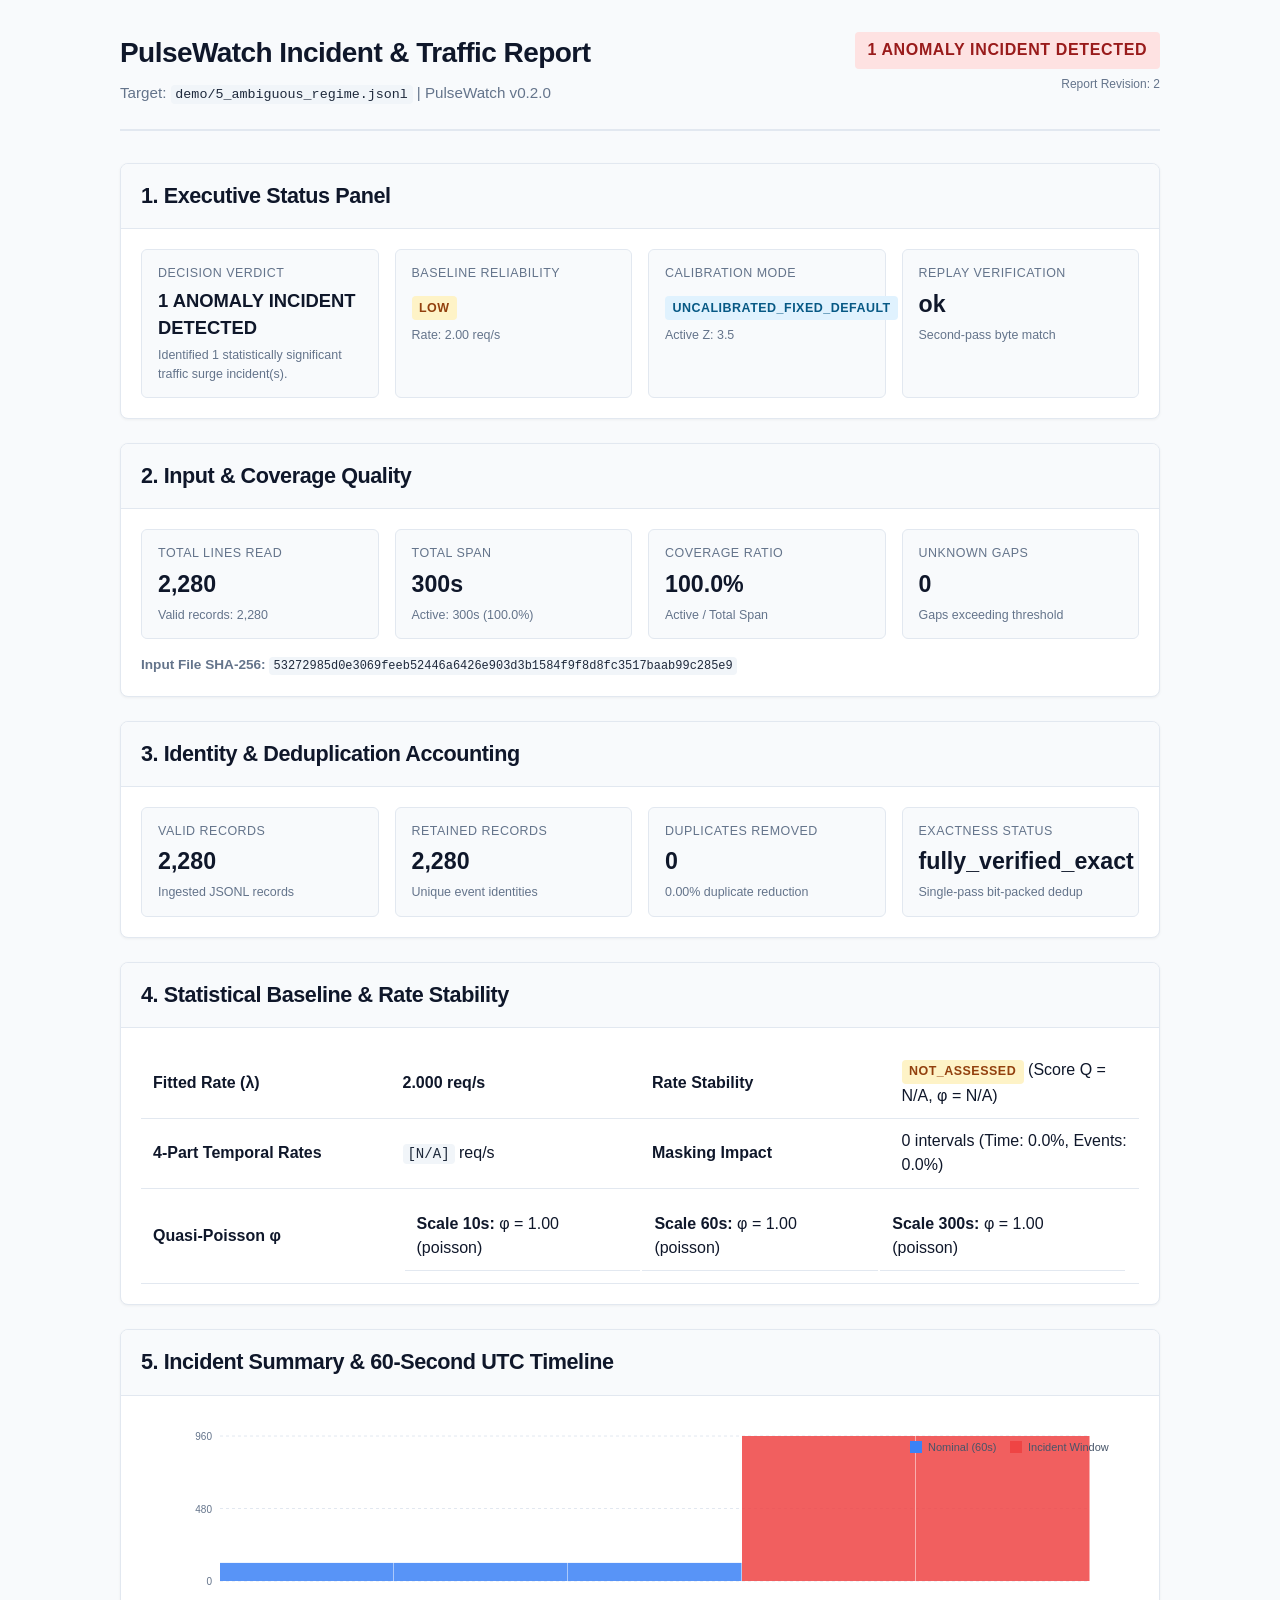
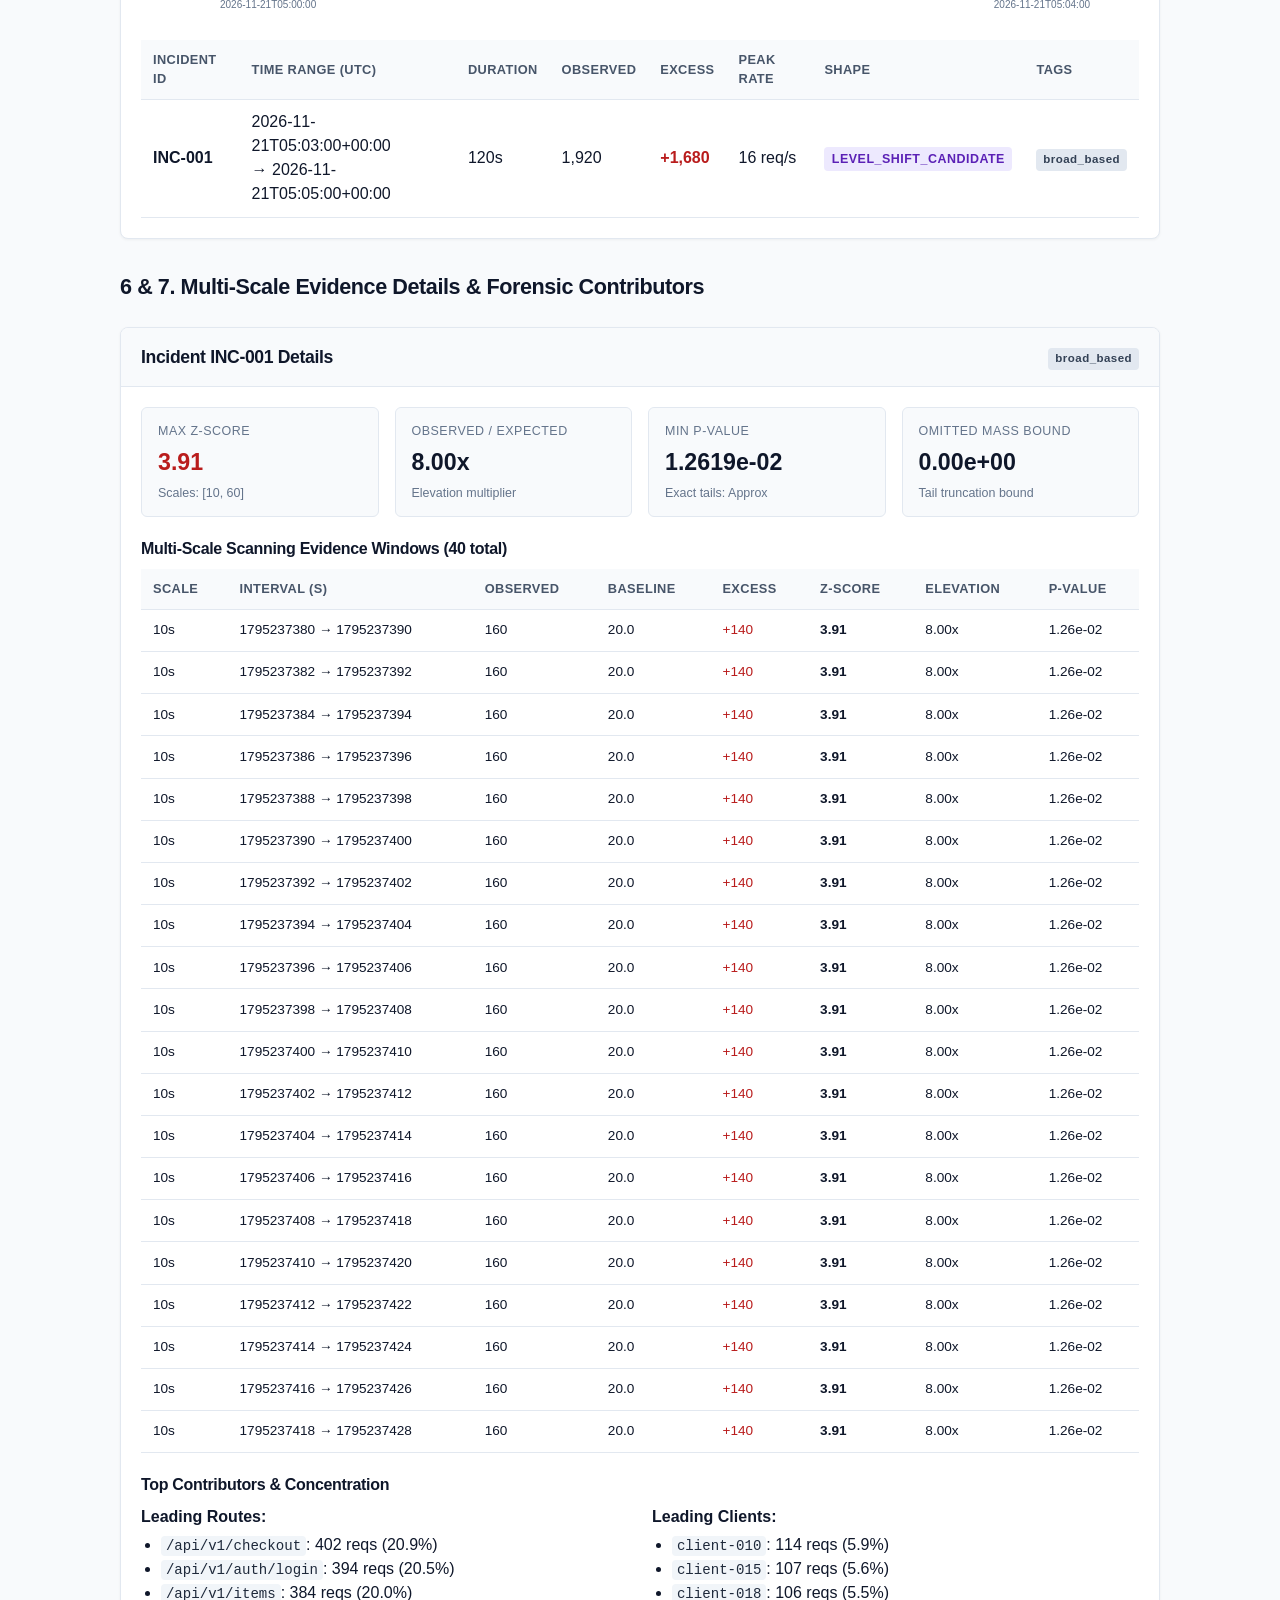
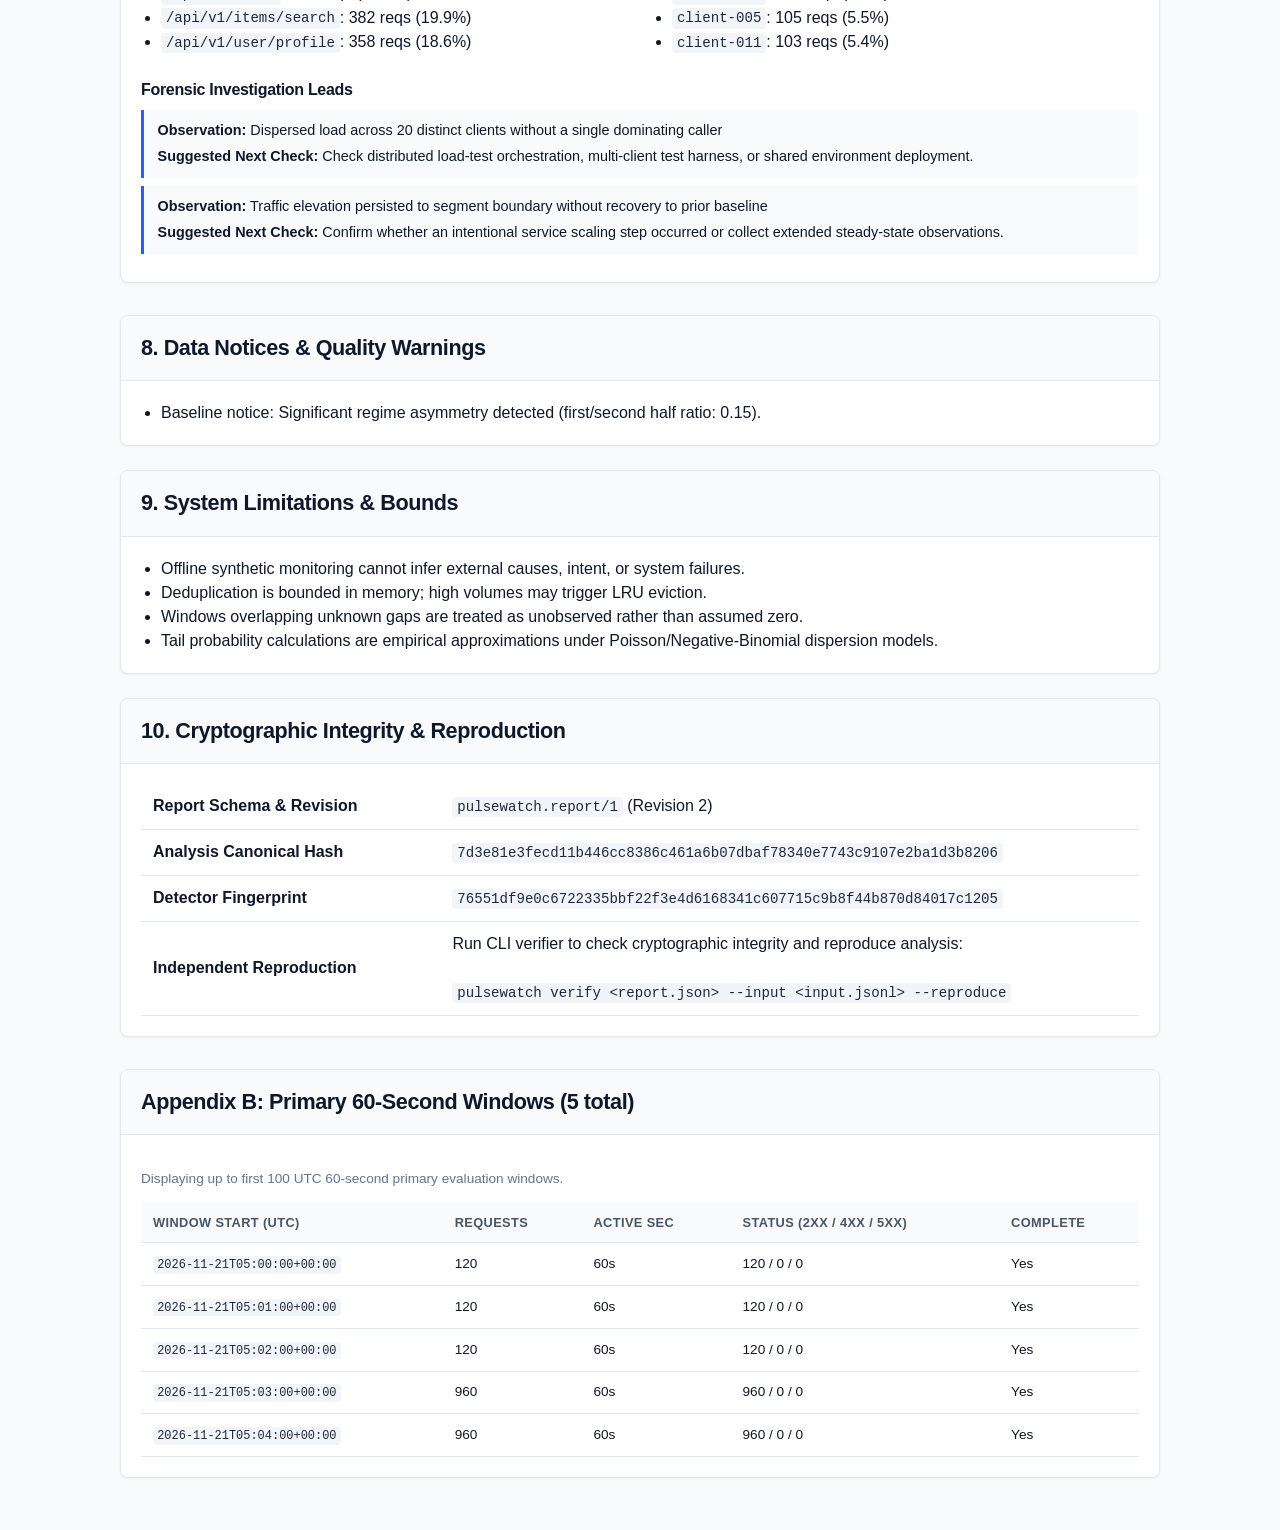
<file: demo/5_ambiguous_regime_report.html>
<!DOCTYPE html>
<html lang="en">
<head>
    <meta charset="utf-8">
    <meta name="viewport" content="width=device-width, initial-scale=1.0">
    <title>PulseWatch Incident &amp; Traffic Report: demo/5_ambiguous_regime.jsonl</title>
    <style>
        :root {
            --bg: #f8fafc;
            --surface: #ffffff;
            --text: #0f172a;
            --text-muted: #64748b;
            --border: #e2e8f0;
            --primary: #2563eb;
            --success: #15803d;
            --warning: #d97706;
            --danger: #b91c1c;
            --font-family: -apple-system, BlinkMacSystemFont, "Segoe UI", Roboto, Helvetica, Arial, sans-serif;
            --font-mono: ui-monospace, SFMono-Regular, Menlo, Monaco, Consolas, monospace;
        }
        * { box-sizing: border-box; }
        body {
            margin: 0;
            padding: 2rem 1.5rem;
            background-color: var(--bg);
            color: var(--text);
            font-family: var(--font-family);
            line-height: 1.5;
        }
        .container {
            max-width: 1040px;
            margin: 0 auto;
        }
        header {
            margin-bottom: 2rem;
            border-bottom: 2px solid var(--border);
            padding-bottom: 1.5rem;
        }
        h1, h2, h3, h4 {
            color: var(--text);
            font-weight: 700;
            letter-spacing: -0.02em;
        }
        h1 { font-size: 1.75rem; margin: 0 0 0.5rem 0; }
        h2 { font-size: 1.35rem; margin: 0 0 1rem 0; }
        h3 { font-size: 1.1rem; margin: 0 0 0.5rem 0; }
        code {
            font-family: var(--font-mono);
            font-size: 0.88em;
            background: #f1f5f9;
            padding: 0.15em 0.35em;
            border-radius: 4px;
            color: #1e293b;
        }
        .card {
            background: var(--surface);
            border: 1px solid var(--border);
            border-radius: 8px;
            margin-bottom: 1.5rem;
            box-shadow: 0 1px 3px rgba(0,0,0,0.05);
            overflow: hidden;
        }
        .card-header {
            padding: 1rem 1.25rem;
            background: #f8fafc;
            border-bottom: 1px solid var(--border);
        }
        .card-body {
            padding: 1.25rem;
        }
        .metrics-grid {
            display: grid;
            grid-template-columns: repeat(auto-fit, minmax(200px, 1fr));
            gap: 1rem;
        }
        .metric-card {
            background: #f8fafc;
            border: 1px solid var(--border);
            border-radius: 6px;
            padding: 0.85rem 1rem;
            display: flex;
            flex-direction: column;
        }
        .metric-card .label {
            font-size: 0.78rem;
            text-transform: uppercase;
            letter-spacing: 0.04em;
            color: var(--text-muted);
            margin-bottom: 0.25rem;
        }
        .metric-card .value {
            font-size: 1.45rem;
            font-weight: 700;
            color: var(--text);
        }
        .metric-card .subtext {
            font-size: 0.78rem;
            color: var(--text-muted);
            margin-top: 0.25rem;
        }
        .badge {
            display: inline-block;
            padding: 0.2em 0.6em;
            font-size: 0.78rem;
            font-weight: 600;
            border-radius: 4px;
            text-transform: uppercase;
            letter-spacing: 0.04em;
        }
        .badge-success { background: #dcfce7; color: #166534; }
        .badge-warning { background: #fef3c7; color: #92400e; }
        .badge-danger { background: #fee2e2; color: #991b1b; }
        .badge-abstain { background: #ffedd5; color: #9a3412; }
        .badge-info { background: #e0f2fe; color: #075985; }
        .badge-neutral { background: #f1f5f9; color: #475569; }
        .badge-shape { background: #ede9fe; color: #5b21b6; }
        .badge-tag { background: #e2e8f0; color: #334155; font-size: 0.72rem; text-transform: none; }
        .data-table {
            width: 100%;
            border-collapse: collapse;
            text-align: left;
        }
        .data-table th, .data-table td {
            padding: 0.65rem 0.75rem;
            border-bottom: 1px solid var(--border);
        }
        .data-table th {
            background: #f8fafc;
            font-weight: 600;
            color: #475569;
            font-size: 0.8rem;
            text-transform: uppercase;
            letter-spacing: 0.03em;
        }
        .lead-item {
            background: #f8fafc;
            border-left: 3px solid var(--primary);
            padding: 0.65rem 0.85rem;
            margin-bottom: 0.5rem;
            border-radius: 0 4px 4px 0;
            font-size: 0.9rem;
        }
        .lead-trigger { margin-bottom: 0.25rem; }
        .notice-box {
            padding: 0.85rem 1rem;
            border-radius: 6px;
            margin-bottom: 1rem;
            font-size: 0.9rem;
        }
        .notice-warning { background: #fffbeb; border-left: 4px solid var(--warning); color: #78350f; }
        .notice-danger { background: #fef2f2; border-left: 4px solid var(--danger); color: #7f1d1d; }
        @media print {
            body { background: #ffffff; padding: 0; font-size: 10pt; }
            .card { box-shadow: none; border: 1px solid #cbd5e1; page-break-inside: avoid; }
            header { border-bottom: 1px solid #94a3b8; }
            .no-print { display: none; }
        }
    </style>
</head>
<body>
<div class="container">
    <header>
        <div style="display:flex; justify-content:space-between; align-items:flex-start;">
            <div>
                <h1>PulseWatch Incident &amp; Traffic Report</h1>
                <div style="color:var(--text-muted); font-size:0.95rem;">
                    Target: <code>demo/5_ambiguous_regime.jsonl</code> | PulseWatch v0.2.0
                </div>
            </div>
            <div style="text-align:right;">
                <span class="badge badge-danger" style="font-size:1rem; padding:0.4em 0.8em;">1 ANOMALY INCIDENT DETECTED</span>
                <div style="font-size:0.75rem; color:var(--text-muted); margin-top:0.4rem;">
                    Report Revision: 2
                </div>
            </div>
        </div>
    </header>

    <!-- SECTION 1: Status Panel -->
    <div class="card" id="section-status">
        <div class="card-header">
            <h2 style="margin:0;">1. Executive Status Panel</h2>
        </div>
        <div class="card-body">
            <div class="metrics-grid">
                <div class="metric-card">
                    <span class="label">Decision Verdict</span>
                    <span class="value" style="font-size:1.15rem;">1 ANOMALY INCIDENT DETECTED</span>
                    <span class="subtext">Identified 1 statistically significant traffic surge incident(s).</span>
                </div>
                <div class="metric-card">
                    <span class="label">Baseline Reliability</span>
                    <span class="value"><span class="badge badge-warning">low</span></span>
                    <span class="subtext">Rate: 2.00 req/s</span>
                </div>
                <div class="metric-card">
                    <span class="label">Calibration Mode</span>
                    <span class="value"><span class="badge badge-info">uncalibrated_fixed_default</span></span>
                    <span class="subtext">Active Z: 3.5</span>
                </div>
                <div class="metric-card">
                    <span class="label">Replay Verification</span>
                    <span class="value">ok</span>
                    <span class="subtext">Second-pass byte match</span>
                </div>
            </div>
        </div>
    </div>

    <!-- SECTION 2: Input & Coverage Quality -->
    <div class="card" id="section-input-coverage">
        <div class="card-header">
            <h2 style="margin:0;">2. Input &amp; Coverage Quality</h2>
        </div>
        <div class="card-body">
            <div class="metrics-grid">
                <div class="metric-card">
                    <span class="label">Total Lines Read</span>
                    <span class="value">2,280</span>
                    <span class="subtext">Valid records: 2,280</span>
                </div>
                <div class="metric-card">
                    <span class="label">Total Span</span>
                    <span class="value">300s</span>
                    <span class="subtext">Active: 300s (100.0%)</span>
                </div>
                <div class="metric-card">
                    <span class="label">Coverage Ratio</span>
                    <span class="value">100.0%</span>
                    <span class="subtext">Active / Total Span</span>
                </div>
                <div class="metric-card">
                    <span class="label">Unknown Gaps</span>
                    <span class="value">0</span>
                    <span class="subtext">Gaps exceeding threshold</span>
                </div>
            </div>
            <div style="margin-top:1rem; font-size:0.85rem; color:var(--text-muted);">
                <strong>Input File SHA-256:</strong> <code>53272985d0e3069feeb52446a6426e903d3b1584f9f8d8fc3517baab99c285e9</code>
            </div>
        </div>
    </div>

    <!-- SECTION 3: Identity & Deduplication -->
    <div class="card" id="section-dedup">
        <div class="card-header">
            <h2 style="margin:0;">3. Identity &amp; Deduplication Accounting</h2>
        </div>
        <div class="card-body">
            <div class="metrics-grid">
                <div class="metric-card">
                    <span class="label">Valid Records</span>
                    <span class="value">2,280</span>
                    <span class="subtext">Ingested JSONL records</span>
                </div>
                <div class="metric-card">
                    <span class="label">Retained Records</span>
                    <span class="value">2,280</span>
                    <span class="subtext">Unique event identities</span>
                </div>
                <div class="metric-card">
                    <span class="label">Duplicates Removed</span>
                    <span class="value">0</span>
                    <span class="subtext">0.00% duplicate reduction</span>
                </div>
                <div class="metric-card">
                    <span class="label">Exactness Status</span>
                    <span class="value">fully_verified_exact</span>
                    <span class="subtext">Single-pass bit-packed dedup</span>
                </div>
            </div>
        </div>
    </div>

    <!-- SECTION 4: Baseline Reliability -->
    <div class="card" id="section-baseline">
        <div class="card-header">
            <h2 style="margin:0;">4. Statistical Baseline &amp; Rate Stability</h2>
        </div>
        <div class="card-body">
            <table class="data-table">
                <tbody>
                    <tr>
                        <td style="width:25%;"><strong>Fitted Rate (&lambda;)</strong></td>
                        <td style="width:25%;"><strong>2.000 req/s</strong></td>
                        <td style="width:25%;"><strong>Rate Stability</strong></td>
                        <td style="width:25%;"><span class="badge badge-warning">not_assessed</span> (Score Q = N/A, &phi; = N/A)</td>
                    </tr>
                    <tr>
                        <td><strong>4-Part Temporal Rates</strong></td>
                        <td><code>[N/A]</code> req/s</td>
                        <td><strong>Masking Impact</strong></td>
                        <td>0 intervals (Time: 0.0%, Events: 0.0%)</td>
                    </tr>
                    <tr>
                        <td><strong>Quasi-Poisson &phi;</strong></td>
                        <td colspan="3">
                            <table style="width:100%; border:none;">
                                <tr><td><strong>Scale 10s:</strong> &phi; = 1.00 (poisson)</td><td><strong>Scale 60s:</strong> &phi; = 1.00 (poisson)</td><td><strong>Scale 300s:</strong> &phi; = 1.00 (poisson)</td></tr>
                            </table>
                        </td>
                    </tr>
                </tbody>
            </table>
        </div>
    </div>

    <!-- SECTION 5: Incident Summary & 60s Timeline -->
    <div class="card" id="section-incidents">
        <div class="card-header">
            <h2 style="margin:0;">5. Incident Summary &amp; 60-Second UTC Timeline</h2>
        </div>
        <div class="card-body">
            
    <div class="svg-timeline-container" style="overflow-x:auto;">
        <svg viewBox="0 0 960 200" width="100%" height="200" style="max-width:960px; display:block; margin:0 auto;">
            <line x1="60" y1="165.0" x2="930" y2="165.0" stroke="#e2e8f0" stroke-width="1" stroke-dasharray="3,3" /><text x="52" y="169.0" fill="#64748b" font-size="10" text-anchor="end">0</text><line x1="60" y1="92.5" x2="930" y2="92.5" stroke="#e2e8f0" stroke-width="1" stroke-dasharray="3,3" /><text x="52" y="96.5" fill="#64748b" font-size="10" text-anchor="end">480</text><line x1="60" y1="20.0" x2="930" y2="20.0" stroke="#e2e8f0" stroke-width="1" stroke-dasharray="3,3" /><text x="52" y="24.0" fill="#64748b" font-size="10" text-anchor="end">960</text><text x="60" y="192" fill="#64748b" font-size="10" text-anchor="start">2026-11-21T05:00:00</text><text x="930" y="192" fill="#64748b" font-size="10" text-anchor="end">2026-11-21T05:04:00</text>
            <rect x="60.0" y="146.9" width="173.5" height="18.1" fill="#3b82f6" opacity="0.85"><title>2026-11-21T05:00:00+00:00: 120 reqs</title></rect><rect x="234.0" y="146.9" width="173.5" height="18.1" fill="#3b82f6" opacity="0.85"><title>2026-11-21T05:01:00+00:00: 120 reqs</title></rect><rect x="408.0" y="146.9" width="173.5" height="18.1" fill="#3b82f6" opacity="0.85"><title>2026-11-21T05:02:00+00:00: 120 reqs</title></rect><rect x="582.0" y="20.0" width="173.5" height="145.0" fill="#ef4444" opacity="0.85"><title>2026-11-21T05:03:00+00:00: 960 reqs</title></rect><rect x="756.0" y="20.0" width="173.5" height="145.0" fill="#ef4444" opacity="0.85"><title>2026-11-21T05:04:00+00:00: 960 reqs</title></rect>
            <g transform="translate(750, 25)"><rect x="0" y="0" width="12" height="12" fill="#3b82f6" /><text x="18" y="10" fill="#475569" font-size="11">Nominal (60s)</text><rect x="100" y="0" width="12" height="12" fill="#ef4444" /><text x="118" y="10" fill="#475569" font-size="11">Incident Window</text></g>
        </svg>
    </div>
    
            <div style="margin-top:1.5rem;">
                <table class="data-table">
                    <thead>
                        <tr>
                            <th>Incident ID</th>
                            <th>Time Range (UTC)</th>
                            <th>Duration</th>
                            <th>Observed</th>
                            <th>Excess</th>
                            <th>Peak Rate</th>
                            <th>Shape</th>
                            <th>Tags</th>
                        </tr>
                    </thead>
                    <tbody>
                        
        <tr>
            <td><strong>INC-001</strong></td>
            <td>2026-11-21T05:03:00+00:00<br>&rarr; 2026-11-21T05:05:00+00:00</td>
            <td>120s</td>
            <td>1,920</td>
            <td style="color:#b91c1c; font-weight:600;">+1,680</td>
            <td>16 req/s</td>
            <td><span class="badge badge-shape">level_shift_candidate</span></td>
            <td><span class="badge badge-tag">broad_based</span></td>
        </tr>
        
                    </tbody>
                </table>
            </div>
        </div>
    </div>

    <!-- SECTION 6 & 7: Multi-Scale Evidence Details & Contributors -->
    <div id="section-evidence"><h2 style="margin-top:2rem;">6 &amp; 7. Multi-Scale Evidence Details &amp; Forensic Contributors</h2>
        <div class="card incident-detail-card" style="margin-top:1.5rem;">
            <div class="card-header" style="display:flex; justify-content:space-between; align-items:center;">
                <h3 style="margin:0;">Incident INC-001 Details</h3>
                <div><span class="badge badge-tag">broad_based</span></div>
            </div>
            <div class="card-body">
                <div class="metrics-grid">
                    <div class="metric-card">
                        <span class="label">Max Z-Score</span>
                        <span class="value" style="color:#b91c1c;">3.91</span>
                        <span class="subtext">Scales: [10, 60]</span>
                    </div>
                    <div class="metric-card">
                        <span class="label">Observed / Expected</span>
                        <span class="value">8.00x</span>
                        <span class="subtext">Elevation multiplier</span>
                    </div>
                    <div class="metric-card">
                        <span class="label">Min P-Value</span>
                        <span class="value">1.2619e-02</span>
                        <span class="subtext">Exact tails: Approx</span>
                    </div>
                    <div class="metric-card">
                        <span class="label">Omitted Mass Bound</span>
                        <span class="value">0.00e+00</span>
                        <span class="subtext">Tail truncation bound</span>
                    </div>
                </div>

                <h4 style="margin:1.25rem 0 0.5rem 0;">Multi-Scale Scanning Evidence Windows (40 total)</h4>
                <table class="data-table" style="font-size:0.85rem;">
                    <thead>
                        <tr>
                            <th>Scale</th>
                            <th>Interval (s)</th>
                            <th>Observed</th>
                            <th>Baseline</th>
                            <th>Excess</th>
                            <th>Z-Score</th>
                            <th>Elevation</th>
                            <th>P-Value</th>
                        </tr>
                    </thead>
                    <tbody>
                        
            <tr>
                <td>10s</td>
                <td>1795237380 &rarr; 1795237390</td>
                <td>160</td>
                <td>20.0</td>
                <td style="color:#b91c1c;">+140</td>
                <td><strong>3.91</strong></td>
                <td>8.00x</td>
                <td>1.26e-02</td>
            </tr>
            
            <tr>
                <td>10s</td>
                <td>1795237382 &rarr; 1795237392</td>
                <td>160</td>
                <td>20.0</td>
                <td style="color:#b91c1c;">+140</td>
                <td><strong>3.91</strong></td>
                <td>8.00x</td>
                <td>1.26e-02</td>
            </tr>
            
            <tr>
                <td>10s</td>
                <td>1795237384 &rarr; 1795237394</td>
                <td>160</td>
                <td>20.0</td>
                <td style="color:#b91c1c;">+140</td>
                <td><strong>3.91</strong></td>
                <td>8.00x</td>
                <td>1.26e-02</td>
            </tr>
            
            <tr>
                <td>10s</td>
                <td>1795237386 &rarr; 1795237396</td>
                <td>160</td>
                <td>20.0</td>
                <td style="color:#b91c1c;">+140</td>
                <td><strong>3.91</strong></td>
                <td>8.00x</td>
                <td>1.26e-02</td>
            </tr>
            
            <tr>
                <td>10s</td>
                <td>1795237388 &rarr; 1795237398</td>
                <td>160</td>
                <td>20.0</td>
                <td style="color:#b91c1c;">+140</td>
                <td><strong>3.91</strong></td>
                <td>8.00x</td>
                <td>1.26e-02</td>
            </tr>
            
            <tr>
                <td>10s</td>
                <td>1795237390 &rarr; 1795237400</td>
                <td>160</td>
                <td>20.0</td>
                <td style="color:#b91c1c;">+140</td>
                <td><strong>3.91</strong></td>
                <td>8.00x</td>
                <td>1.26e-02</td>
            </tr>
            
            <tr>
                <td>10s</td>
                <td>1795237392 &rarr; 1795237402</td>
                <td>160</td>
                <td>20.0</td>
                <td style="color:#b91c1c;">+140</td>
                <td><strong>3.91</strong></td>
                <td>8.00x</td>
                <td>1.26e-02</td>
            </tr>
            
            <tr>
                <td>10s</td>
                <td>1795237394 &rarr; 1795237404</td>
                <td>160</td>
                <td>20.0</td>
                <td style="color:#b91c1c;">+140</td>
                <td><strong>3.91</strong></td>
                <td>8.00x</td>
                <td>1.26e-02</td>
            </tr>
            
            <tr>
                <td>10s</td>
                <td>1795237396 &rarr; 1795237406</td>
                <td>160</td>
                <td>20.0</td>
                <td style="color:#b91c1c;">+140</td>
                <td><strong>3.91</strong></td>
                <td>8.00x</td>
                <td>1.26e-02</td>
            </tr>
            
            <tr>
                <td>10s</td>
                <td>1795237398 &rarr; 1795237408</td>
                <td>160</td>
                <td>20.0</td>
                <td style="color:#b91c1c;">+140</td>
                <td><strong>3.91</strong></td>
                <td>8.00x</td>
                <td>1.26e-02</td>
            </tr>
            
            <tr>
                <td>10s</td>
                <td>1795237400 &rarr; 1795237410</td>
                <td>160</td>
                <td>20.0</td>
                <td style="color:#b91c1c;">+140</td>
                <td><strong>3.91</strong></td>
                <td>8.00x</td>
                <td>1.26e-02</td>
            </tr>
            
            <tr>
                <td>10s</td>
                <td>1795237402 &rarr; 1795237412</td>
                <td>160</td>
                <td>20.0</td>
                <td style="color:#b91c1c;">+140</td>
                <td><strong>3.91</strong></td>
                <td>8.00x</td>
                <td>1.26e-02</td>
            </tr>
            
            <tr>
                <td>10s</td>
                <td>1795237404 &rarr; 1795237414</td>
                <td>160</td>
                <td>20.0</td>
                <td style="color:#b91c1c;">+140</td>
                <td><strong>3.91</strong></td>
                <td>8.00x</td>
                <td>1.26e-02</td>
            </tr>
            
            <tr>
                <td>10s</td>
                <td>1795237406 &rarr; 1795237416</td>
                <td>160</td>
                <td>20.0</td>
                <td style="color:#b91c1c;">+140</td>
                <td><strong>3.91</strong></td>
                <td>8.00x</td>
                <td>1.26e-02</td>
            </tr>
            
            <tr>
                <td>10s</td>
                <td>1795237408 &rarr; 1795237418</td>
                <td>160</td>
                <td>20.0</td>
                <td style="color:#b91c1c;">+140</td>
                <td><strong>3.91</strong></td>
                <td>8.00x</td>
                <td>1.26e-02</td>
            </tr>
            
            <tr>
                <td>10s</td>
                <td>1795237410 &rarr; 1795237420</td>
                <td>160</td>
                <td>20.0</td>
                <td style="color:#b91c1c;">+140</td>
                <td><strong>3.91</strong></td>
                <td>8.00x</td>
                <td>1.26e-02</td>
            </tr>
            
            <tr>
                <td>10s</td>
                <td>1795237412 &rarr; 1795237422</td>
                <td>160</td>
                <td>20.0</td>
                <td style="color:#b91c1c;">+140</td>
                <td><strong>3.91</strong></td>
                <td>8.00x</td>
                <td>1.26e-02</td>
            </tr>
            
            <tr>
                <td>10s</td>
                <td>1795237414 &rarr; 1795237424</td>
                <td>160</td>
                <td>20.0</td>
                <td style="color:#b91c1c;">+140</td>
                <td><strong>3.91</strong></td>
                <td>8.00x</td>
                <td>1.26e-02</td>
            </tr>
            
            <tr>
                <td>10s</td>
                <td>1795237416 &rarr; 1795237426</td>
                <td>160</td>
                <td>20.0</td>
                <td style="color:#b91c1c;">+140</td>
                <td><strong>3.91</strong></td>
                <td>8.00x</td>
                <td>1.26e-02</td>
            </tr>
            
            <tr>
                <td>10s</td>
                <td>1795237418 &rarr; 1795237428</td>
                <td>160</td>
                <td>20.0</td>
                <td style="color:#b91c1c;">+140</td>
                <td><strong>3.91</strong></td>
                <td>8.00x</td>
                <td>1.26e-02</td>
            </tr>
            
                    </tbody>
                </table>

                <h4 style="margin:1.25rem 0 0.5rem 0;">Top Contributors &amp; Concentration</h4>
                <div style="display:grid; grid-template-columns: 1fr 1fr; gap:1.5rem;">
                    <div>
                        <strong>Leading Routes:</strong>
                        <ul style="margin:0.25rem 0; padding-left:1.25rem;"><li><code>/api/v1/checkout</code>: 402 reqs (20.9%)</li><li><code>/api/v1/auth/login</code>: 394 reqs (20.5%)</li><li><code>/api/v1/items</code>: 384 reqs (20.0%)</li><li><code>/api/v1/items/search</code>: 382 reqs (19.9%)</li><li><code>/api/v1/user/profile</code>: 358 reqs (18.6%)</li></ul>
                    </div>
                    <div>
                        <strong>Leading Clients:</strong>
                        <ul style="margin:0.25rem 0; padding-left:1.25rem;"><li><code>client-010</code>: 114 reqs (5.9%)</li><li><code>client-015</code>: 107 reqs (5.6%)</li><li><code>client-018</code>: 106 reqs (5.5%)</li><li><code>client-005</code>: 105 reqs (5.5%)</li><li><code>client-011</code>: 103 reqs (5.4%)</li></ul>
                    </div>
                </div>

                <h4 style="margin:1.25rem 0 0.5rem 0;">Forensic Investigation Leads</h4>
                
            <div class="lead-item">
                <div class="lead-trigger"><strong>Observation:</strong> Dispersed load across 20 distinct clients without a single dominating caller</div>
                <div class="lead-action"><strong>Suggested Next Check:</strong> Check distributed load-test orchestration, multi-client test harness, or shared environment deployment.</div>
            </div>
            
            <div class="lead-item">
                <div class="lead-trigger"><strong>Observation:</strong> Traffic elevation persisted to segment boundary without recovery to prior baseline</div>
                <div class="lead-action"><strong>Suggested Next Check:</strong> Confirm whether an intentional service scaling step occurred or collect extended steady-state observations.</div>
            </div>
            
            </div>
        </div>
        </div>

    <!-- SECTION 8: Warnings & Data Notices -->
    <div class="card" id="section-warnings" style="margin-top:2rem;">
        <div class="card-header">
            <h2 style="margin:0;">8. Data Notices &amp; Quality Warnings</h2>
        </div>
        <div class="card-body">
            <ul style="margin:0; padding-left:1.25rem;">
                <li>Baseline notice: Significant regime asymmetry detected (first/second half ratio: 0.15).</li>
            </ul>
        </div>
    </div>

    <!-- SECTION 9: Known Limitations -->
    <div class="card" id="section-limitations">
        <div class="card-header">
            <h2 style="margin:0;">9. System Limitations &amp; Bounds</h2>
        </div>
        <div class="card-body">
            <ul style="margin:0; padding-left:1.25rem;">
                <li>Offline synthetic monitoring cannot infer external causes, intent, or system failures.</li><li>Deduplication is bounded in memory; high volumes may trigger LRU eviction.</li><li>Windows overlapping unknown gaps are treated as unobserved rather than assumed zero.</li><li>Tail probability calculations are empirical approximations under Poisson/Negative-Binomial dispersion models.</li>
            </ul>
        </div>
    </div>

    <!-- SECTION 10: Integrity & Verification -->
    <div class="card" id="section-integrity">
        <div class="card-header">
            <h2 style="margin:0;">10. Cryptographic Integrity &amp; Reproduction</h2>
        </div>
        <div class="card-body">
            <table class="data-table">
                <tbody>
                    <tr>
                        <td style="width:30%;"><strong>Report Schema &amp; Revision</strong></td>
                        <td><code>pulsewatch.report/1</code> (Revision 2)</td>
                    </tr>
                    <tr>
                        <td><strong>Analysis Canonical Hash</strong></td>
                        <td><code>7d3e81e3fecd11b446cc8386c461a6b07dbaf78340e7743c9107e2ba1d3b8206</code></td>
                    </tr>
                    <tr>
                        <td><strong>Detector Fingerprint</strong></td>
                        <td><code>76551df9e0c6722335bbf22f3e4d6168341c607715c9b8f44b870d84017c1205</code></td>
                    </tr>
                    
                    <tr>
                        <td><strong>Independent Reproduction</strong></td>
                        <td>
                            Run CLI verifier to check cryptographic integrity and reproduce analysis:
                            <br><br>
                            <code>pulsewatch verify &lt;report.json&gt; --input &lt;input.jsonl&gt; --reproduce</code>
                        </td>
                    </tr>
                </tbody>
            </table>
        </div>
    </div>

    
    
    <div class="card" id="appendix-windows" style="margin-top:2rem;">
        <div class="card-header">
            <h2 style="margin:0;">Appendix B: Primary 60-Second Windows (5 total)</h2>
        </div>
        <div class="card-body">
            <p style="color:#64748b; font-size:0.85rem;">Displaying up to first 100 UTC 60-second primary evaluation windows.</p>
            <div style="max-height: 400px; overflow-y:auto;">
                <table class="data-table" style="font-size:0.85rem;">
                    <thead>
                        <tr>
                            <th>Window Start (UTC)</th>
                            <th>Requests</th>
                            <th>Active Sec</th>
                            <th>Status (2xx / 4xx / 5xx)</th>
                            <th>Complete</th>
                        </tr>
                    </thead>
                    <tbody>
                        
        <tr>
            <td><code>2026-11-21T05:00:00+00:00</code></td>
            <td>120</td>
            <td>60s</td>
            <td>120 / 0 / 0</td>
            <td>Yes</td>
        </tr>
        
        <tr>
            <td><code>2026-11-21T05:01:00+00:00</code></td>
            <td>120</td>
            <td>60s</td>
            <td>120 / 0 / 0</td>
            <td>Yes</td>
        </tr>
        
        <tr>
            <td><code>2026-11-21T05:02:00+00:00</code></td>
            <td>120</td>
            <td>60s</td>
            <td>120 / 0 / 0</td>
            <td>Yes</td>
        </tr>
        
        <tr>
            <td><code>2026-11-21T05:03:00+00:00</code></td>
            <td>960</td>
            <td>60s</td>
            <td>960 / 0 / 0</td>
            <td>Yes</td>
        </tr>
        
        <tr>
            <td><code>2026-11-21T05:04:00+00:00</code></td>
            <td>960</td>
            <td>60s</td>
            <td>960 / 0 / 0</td>
            <td>Yes</td>
        </tr>
        
                    </tbody>
                </table>
            </div>
        </div>
    </div>
    

</div>
</body>
</html>
</file>
<file: site/style.css>
/**
 * PulseWatch — Dark Observability Console Design System
 * 100% self-contained, zero external font or stylesheet CDNs.
 */

:root {
  --bg-base: #070a12;
  --bg-surface: #0f172a;
  --bg-surface-elevated: #1e293b;
  --bg-surface-glass: rgba(15, 23, 42, 0.85);
  
  --border-subtle: #1e293b;
  --border-prominent: #334155;
  --border-accent: rgba(56, 189, 248, 0.4);

  --text-main: #f8fafc;
  --text-muted: #94a3b8;
  --text-dim: #64748b;
  
  --cyan-400: #38bdf8;
  --cyan-500: #0ea5e9;
  --cyan-900: rgba(14, 165, 233, 0.15);
  
  --emerald-400: #34d399;
  --emerald-900: rgba(16, 185, 129, 0.15);
  
  --amber-400: #fbbf24;
  --amber-900: rgba(245, 158, 11, 0.15);
  
  --rose-400: #fb7185;
  --rose-900: rgba(244, 63, 94, 0.15);

  --font-sans: -apple-system, BlinkMacSystemFont, "Segoe UI", Roboto, "Helvetica Neue", Arial, sans-serif;
  --font-mono: SFMono-Regular, Consolas, "Liberation Mono", Menlo, Courier, monospace;
}

* {
  box-sizing: border-box;
  margin: 0;
  padding: 0;
}

html {
  scroll-behavior: smooth;
  font-size: 16px;
}

body {
  background-color: var(--bg-base);
  color: var(--text-main);
  font-family: var(--font-sans);
  line-height: 1.6;
  -webkit-font-smoothing: antialiased;
}

/* Nav */
.navbar {
  position: sticky;
  top: 0;
  z-index: 100;
  background: var(--bg-surface-glass);
  backdrop-filter: blur(12px);
  border-bottom: 1px solid var(--border-subtle);
  padding: 0.85rem 1.5rem;
}
.nav-container {
  max-width: 1200px;
  margin: 0 auto;
  display: flex;
  align-items: center;
  justify-content: space-between;
}
.brand-link {
  display: flex;
  align-items: center;
  gap: 0.65rem;
  text-decoration: none;
  color: var(--text-main);
  font-weight: 700;
  font-size: 1.15rem;
  letter-spacing: -0.02em;
}
.brand-icon {
  width: 26px;
  height: 26px;
  color: var(--cyan-400);
}
.brand-badge {
  font-size: 0.7rem;
  font-weight: 600;
  padding: 0.15rem 0.5rem;
  border-radius: 9999px;
  background: var(--cyan-900);
  color: var(--cyan-400);
  border: 1px solid var(--border-accent);
}
.nav-links {
  display: flex;
  align-items: center;
  gap: 1.5rem;
}
.nav-links a {
  color: var(--text-muted);
  text-decoration: none;
  font-size: 0.9rem;
  font-weight: 500;
  transition: color 0.15s ease;
}
.nav-links a:hover,
.nav-links a:focus-visible {
  color: var(--cyan-400);
}
.btn-nav-github {
  display: inline-flex;
  align-items: center;
  gap: 0.4rem;
  padding: 0.4rem 0.85rem;
  background: var(--bg-surface-elevated);
  border: 1px solid var(--border-prominent);
  border-radius: 6px;
  color: var(--text-main) !important;
  font-size: 0.85rem;
}
.btn-nav-github:hover {
  border-color: var(--cyan-400);
}

/* Containers */
.container {
  max-width: 1200px;
  margin: 0 auto;
  padding: 0 1.5rem;
}
section {
  padding: 4.5rem 0;
  border-bottom: 1px solid var(--border-subtle);
}

/* Hero */
.hero {
  padding: 5rem 0 4rem;
  background: radial-gradient(circle at 50% 20%, rgba(14, 165, 233, 0.08) 0%, transparent 60%);
  text-align: center;
}
.hero-pill {
  display: inline-flex;
  align-items: center;
  gap: 0.5rem;
  padding: 0.35rem 0.9rem;
  background: var(--bg-surface);
  border: 1px solid var(--border-prominent);
  border-radius: 9999px;
  font-size: 0.8rem;
  color: var(--cyan-400);
  margin-bottom: 1.5rem;
}
.hero-pill .dot {
  width: 8px;
  height: 8px;
  border-radius: 50%;
  background: var(--emerald-400);
  box-shadow: 0 0 8px var(--emerald-400);
}
.hero h1 {
  font-size: 3.25rem;
  font-weight: 800;
  letter-spacing: -0.04em;
  line-height: 1.15;
  margin-bottom: 1.25rem;
  color: #ffffff;
}
.hero h1 span {
  background: linear-gradient(135deg, #38bdf8 0%, #818cf8 100%);
  -webkit-background-clip: text;
  -webkit-text-fill-color: transparent;
}
.hero p.lead {
  max-width: 780px;
  margin: 0 auto 2rem;
  font-size: 1.15rem;
  color: var(--text-muted);
  line-height: 1.65;
}
.hero-actions {
  display: flex;
  justify-content: center;
  gap: 1rem;
  flex-wrap: wrap;
}
.btn {
  display: inline-flex;
  align-items: center;
  gap: 0.5rem;
  padding: 0.75rem 1.4rem;
  border-radius: 6px;
  font-weight: 600;
  font-size: 0.95rem;
  text-decoration: none;
  cursor: pointer;
  transition: all 0.15s ease;
  border: 1px solid transparent;
}
.btn-primary {
  background: var(--cyan-500);
  color: #04101e;
}
.btn-primary:hover {
  background: #38bdf8;
  box-shadow: 0 0 16px rgba(56, 189, 248, 0.4);
}
.btn-secondary {
  background: var(--bg-surface);
  color: var(--text-main);
  border-color: var(--border-prominent);
}
.btn-secondary:hover {
  border-color: var(--cyan-400);
  background: var(--bg-surface-elevated);
}

/* Hero Key Pillars Row */
.hero-pillars {
  display: grid;
  grid-template-columns: repeat(auto-fit, minmax(220px, 1fr));
  gap: 1.25rem;
  margin-top: 3.5rem;
  text-align: left;
}
.pillar-card {
  background: var(--bg-surface);
  border: 1px solid var(--border-subtle);
  border-radius: 8px;
  padding: 1.25rem;
  transition: border-color 0.2s;
}
.pillar-card:hover {
  border-color: var(--border-prominent);
}
.pillar-card .icon-box {
  width: 36px;
  height: 36px;
  border-radius: 6px;
  background: var(--cyan-900);
  color: var(--cyan-400);
  display: flex;
  align-items: center;
  justify-content: center;
  margin-bottom: 0.75rem;
}
.pillar-card h3 {
  font-size: 0.95rem;
  font-weight: 600;
  color: var(--text-main);
  margin-bottom: 0.35rem;
}
.pillar-card p {
  font-size: 0.85rem;
  color: var(--text-muted);
  line-height: 1.45;
}

/* Workflow Section */
.section-header {
  text-align: center;
  max-width: 720px;
  margin: 0 auto 3rem;
}
.section-header .section-tag {
  font-size: 0.8rem;
  font-weight: 700;
  text-transform: uppercase;
  letter-spacing: 0.08em;
  color: var(--cyan-400);
  margin-bottom: 0.5rem;
}
.section-header h2 {
  font-size: 2.15rem;
  font-weight: 700;
  letter-spacing: -0.03em;
  color: #ffffff;
  margin-bottom: 0.75rem;
}
.section-header p {
  color: var(--text-muted);
  font-size: 1rem;
}

.pipeline-flow {
  display: grid;
  grid-template-columns: repeat(auto-fit, minmax(140px, 1fr));
  gap: 0.75rem;
  align-items: stretch;
}
.pipeline-step {
  background: var(--bg-surface);
  border: 1px solid var(--border-subtle);
  border-radius: 8px;
  padding: 1.2rem 1rem;
  position: relative;
  text-align: center;
}
.step-num {
  font-family: var(--font-mono);
  font-size: 0.75rem;
  font-weight: 700;
  color: var(--cyan-400);
  margin-bottom: 0.4rem;
}
.pipeline-step h4 {
  font-size: 1rem;
  font-weight: 600;
  margin-bottom: 0.35rem;
  color: var(--text-main);
}
.pipeline-step p {
  font-size: 0.8rem;
  color: var(--text-muted);
  line-height: 1.35;
}

/* Feature Grid */
.features-grid {
  display: grid;
  grid-template-columns: repeat(auto-fit, minmax(270px, 1fr));
  gap: 1.5rem;
}
.feature-box {
  background: var(--bg-surface);
  border: 1px solid var(--border-subtle);
  border-radius: 8px;
  padding: 1.6rem;
  transition: transform 0.15s, border-color 0.15s;
}
.feature-box:hover {
  transform: translateY(-2px);
  border-color: var(--border-prominent);
}
.feature-box .feat-icon {
  font-size: 1.4rem;
  margin-bottom: 0.85rem;
  display: inline-block;
}
.feature-box h3 {
  font-size: 1.1rem;
  font-weight: 600;
  margin-bottom: 0.5rem;
  color: #ffffff;
}
.feature-box p {
  font-size: 0.88rem;
  color: var(--text-muted);
  line-height: 1.55;
}
.feature-tag {
  display: inline-block;
  margin-top: 0.85rem;
  font-family: var(--font-mono);
  font-size: 0.75rem;
  padding: 0.2rem 0.5rem;
  border-radius: 4px;
  background: var(--bg-surface-elevated);
  color: var(--cyan-400);
}

/* Interactive Demo Console */
.demo-console {
  background: #0b1120;
  border: 1px solid var(--border-prominent);
  border-radius: 10px;
  overflow: hidden;
  box-shadow: 0 20px 40px -15px rgba(0,0,0,0.5);
}
.console-nav {
  display: flex;
  background: #060913;
  border-bottom: 1px solid var(--border-subtle);
  overflow-x: auto;
}
.scenario-tab {
  flex: 1;
  padding: 1rem 1.25rem;
  background: none;
  border: none;
  border-bottom: 2px solid transparent;
  color: var(--text-muted);
  font-family: var(--font-sans);
  font-size: 0.88rem;
  font-weight: 600;
  cursor: pointer;
  text-align: center;
  white-space: nowrap;
  transition: all 0.15s ease;
}
.scenario-tab:hover {
  color: var(--text-main);
  background: rgba(255,255,255,0.02);
}
.scenario-tab.active {
  color: var(--cyan-400);
  border-bottom-color: var(--cyan-400);
  background: rgba(14, 165, 233, 0.05);
}
.console-body {
  padding: 2rem;
}
.console-header-row {
  display: flex;
  align-items: flex-start;
  justify-content: space-between;
  gap: 1.5rem;
  flex-wrap: wrap;
  border-bottom: 1px solid var(--border-subtle);
  padding-bottom: 1.25rem;
  margin-bottom: 1.5rem;
}
.console-header-row h3 {
  font-size: 1.35rem;
  font-weight: 700;
  color: #ffffff;
}
.console-header-row p {
  color: var(--text-muted);
  font-size: 0.9rem;
}
.badge {
  font-family: var(--font-mono);
  font-size: 0.8rem;
  font-weight: 600;
  padding: 0.35rem 0.75rem;
  border-radius: 9999px;
  border: 1px solid transparent;
}
.badge-success { background: var(--emerald-900); color: var(--emerald-400); border-color: rgba(52, 211, 153, 0.3); }
.badge-cyan { background: var(--cyan-900); color: var(--cyan-400); border-color: rgba(56, 189, 248, 0.3); }
.badge-danger { background: var(--rose-900); color: var(--rose-400); border-color: rgba(251, 113, 133, 0.3); }
.badge-warning { background: var(--amber-900); color: var(--amber-400); border-color: rgba(251, 191, 36, 0.3); }
.badge-amber { background: rgba(245, 158, 11, 0.15); color: #fbbf24; border-color: rgba(245, 158, 11, 0.3); }

/* Metrics Grid */
.metrics-grid {
  display: grid;
  grid-template-columns: repeat(auto-fit, minmax(130px, 1fr));
  gap: 0.85rem;
  margin-bottom: 1.5rem;
}
.metric-box {
  background: var(--bg-surface);
  border: 1px solid var(--border-subtle);
  border-radius: 6px;
  padding: 0.85rem 1rem;
}
.metric-label {
  font-size: 0.75rem;
  color: var(--text-dim);
  text-transform: uppercase;
  letter-spacing: 0.05em;
  margin-bottom: 0.25rem;
}
.metric-value {
  font-family: var(--font-mono);
  font-size: 0.95rem;
  font-weight: 700;
  color: var(--text-main);
}

/* Insight Card */
.insight-card {
  background: var(--bg-surface-elevated);
  border-left: 4px solid var(--cyan-400);
  border-radius: 0 6px 6px 0;
  padding: 1.25rem 1.5rem;
  margin-bottom: 1.5rem;
}
.insight-card h4 {
  font-size: 1rem;
  font-weight: 600;
  color: var(--cyan-400);
  margin-bottom: 0.4rem;
}
.insight-card p {
  font-size: 0.92rem;
  color: #cbd5e1;
  line-height: 1.55;
}

/* Leads Box */
.leads-box {
  background: var(--bg-surface);
  border: 1px solid var(--border-subtle);
  border-radius: 6px;
  padding: 1.25rem 1.5rem;
  margin-bottom: 1.5rem;
}
.leads-box h4 {
  font-size: 0.88rem;
  text-transform: uppercase;
  letter-spacing: 0.05em;
  color: var(--text-dim);
  margin-bottom: 0.65rem;
}
.leads-box ul {
  list-style: none;
  padding: 0;
}
.leads-box li {
  position: relative;
  padding-left: 1.35rem;
  margin-bottom: 0.45rem;
  font-size: 0.9rem;
  color: var(--text-muted);
}
.leads-box li::before {
  content: "↳";
  position: absolute;
  left: 0;
  color: var(--cyan-400);
  font-weight: 700;
}

/* Console Footer */
.console-footer-row {
  display: flex;
  align-items: center;
  justify-content: space-between;
  gap: 1.5rem;
  flex-wrap: wrap;
  padding-top: 1.25rem;
  border-top: 1px solid var(--border-subtle);
}
.hash-info {
  display: flex;
  align-items: center;
  gap: 0.5rem;
  font-family: var(--font-mono);
  font-size: 0.78rem;
  color: var(--text-dim);
}
.hash-val {
  color: var(--text-muted);
  max-width: 280px;
  overflow: hidden;
  text-overflow: ellipsis;
  white-space: nowrap;
}
.console-actions {
  display: flex;
  gap: 0.75rem;
}

/* Benchmarks Table */
.benchmark-table-wrapper {
  overflow-x: auto;
  border: 1px solid var(--border-subtle);
  border-radius: 8px;
  background: var(--bg-surface);
}
.benchmark-table {
  width: 100%;
  border-collapse: collapse;
  text-align: left;
  font-size: 0.88rem;
}
.benchmark-table th {
  background: #0b1120;
  padding: 0.9rem 1rem;
  color: var(--text-muted);
  font-weight: 600;
  font-size: 0.8rem;
  text-transform: uppercase;
  letter-spacing: 0.05em;
  border-bottom: 1px solid var(--border-prominent);
}
.benchmark-table td {
  padding: 0.85rem 1rem;
  border-bottom: 1px solid var(--border-subtle);
  color: var(--text-muted);
}
.benchmark-table tbody tr:hover {
  background: rgba(255, 255, 255, 0.02);
}
.benchmark-table code {
  font-family: var(--font-mono);
  font-size: 0.82rem;
  color: var(--cyan-400);
}
.stat-highlight {
  color: #ffffff;
  font-weight: 700;
}
.stat-fail {
  color: var(--rose-400);
  font-weight: 600;
}
.stat-lag {
  color: var(--amber-400);
}

/* Architecture Cards */
.arch-grid {
  display: grid;
  grid-template-columns: repeat(auto-fit, minmax(280px, 1fr));
  gap: 1.5rem;
}
.arch-card {
  background: var(--bg-surface);
  border: 1px solid var(--border-subtle);
  border-radius: 8px;
  padding: 1.5rem;
}
.arch-card h3 {
  font-size: 1.1rem;
  font-weight: 600;
  color: var(--cyan-400);
  margin-bottom: 0.5rem;
}
.arch-card p {
  font-size: 0.88rem;
  color: var(--text-muted);
  line-height: 1.5;
  margin-bottom: 0.85rem;
}
.arch-card ul {
  list-style: square inside;
  font-size: 0.82rem;
  color: var(--text-dim);
  line-height: 1.6;
}

/* Code Snippet Box */
.code-snippet {
  background: #050811;
  border: 1px solid var(--border-prominent);
  border-radius: 8px;
  margin: 1.5rem 0;
  overflow: hidden;
}
.code-header {
  display: flex;
  align-items: center;
  justify-content: space-between;
  padding: 0.6rem 1rem;
  background: #0b1120;
  border-bottom: 1px solid var(--border-subtle);
  font-family: var(--font-mono);
  font-size: 0.8rem;
  color: var(--text-dim);
}
.copy-btn {
  background: var(--bg-surface-elevated);
  border: 1px solid var(--border-subtle);
  color: var(--text-muted);
  border-radius: 4px;
  padding: 0.25rem 0.6rem;
  font-size: 0.75rem;
  cursor: pointer;
  display: inline-flex;
  align-items: center;
  gap: 0.35rem;
  transition: all 0.15s ease;
}
.copy-btn:hover {
  color: var(--text-main);
  border-color: var(--cyan-400);
}
.copy-btn.copied {
  color: var(--emerald-400);
  border-color: var(--emerald-400);
}
.code-snippet pre {
  padding: 1.25rem;
  overflow-x: auto;
  font-family: var(--font-mono);
  font-size: 0.88rem;
  color: #cbd5e1;
  line-height: 1.6;
}

/* Docs Links Grid */
.docs-grid {
  display: grid;
  grid-template-columns: repeat(auto-fit, minmax(240px, 1fr));
  gap: 1rem;
}
.doc-link-card {
  display: flex;
  align-items: flex-start;
  gap: 0.75rem;
  background: var(--bg-surface);
  border: 1px solid var(--border-subtle);
  border-radius: 6px;
  padding: 1.1rem;
  text-decoration: none;
  color: var(--text-main);
  transition: all 0.15s ease;
}
.doc-link-card:hover {
  border-color: var(--cyan-400);
  transform: translateY(-2px);
}
.doc-icon {
  color: var(--cyan-400);
  flex-shrink: 0;
  margin-top: 0.15rem;
}
.doc-info h4 {
  font-size: 0.95rem;
  font-weight: 600;
  margin-bottom: 0.2rem;
  color: #ffffff;
}
.doc-info p {
  font-size: 0.8rem;
  color: var(--text-dim);
  line-height: 1.35;
}

/* Footer */
footer {
  padding: 3.5rem 0 2rem;
  background: #04060c;
  color: var(--text-dim);
  font-size: 0.85rem;
}
.footer-row {
  display: flex;
  align-items: center;
  justify-content: space-between;
  gap: 1.5rem;
  flex-wrap: wrap;
  padding-bottom: 2rem;
  border-bottom: 1px solid var(--border-subtle);
}
.footer-brand {
  font-weight: 700;
  font-size: 1.05rem;
  color: var(--text-main);
}
.footer-links {
  display: flex;
  gap: 1.5rem;
}
.footer-links a {
  color: var(--text-muted);
  text-decoration: none;
}
.footer-links a:hover {
  color: var(--cyan-400);
}
.footer-bottom {
  margin-top: 1.5rem;
  display: flex;
  align-items: center;
  justify-content: space-between;
  flex-wrap: wrap;
  gap: 1rem;
  font-size: 0.8rem;
}

/* Static Notice Banner */
.static-notice {
  display: flex;
  align-items: flex-start;
  gap: 0.75rem;
  padding: 0.85rem 1.15rem;
  margin-bottom: 1.5rem;
  border-radius: 0.65rem;
  background: rgba(14, 165, 233, 0.08);
  border: 1px solid rgba(56, 189, 248, 0.25);
  font-size: 0.86rem;
  color: var(--text-muted);
}
.static-notice strong { color: var(--cyan-400); }

/* Traffic Chart Panel */
.chart-panel {
  background: var(--bg-base);
  border: 1px solid var(--border-subtle);
  border-radius: 0.75rem;
  padding: 1rem 1.25rem;
  margin-bottom: 1.5rem;
}
.chart-header {
  display: flex;
  justify-content: space-between;
  align-items: center;
  flex-wrap: wrap;
  gap: 0.75rem;
  margin-bottom: 0.75rem;
}
.chart-title {
  font-size: 0.85rem;
  font-weight: 600;
  color: var(--text-main);
  text-transform: uppercase;
  letter-spacing: 0.04em;
}
.chart-legend {
  display: flex;
  flex-wrap: wrap;
  gap: 1rem;
  font-size: 0.78rem;
  color: var(--text-muted);
}
.legend-item {
  display: inline-flex;
  align-items: center;
  gap: 0.35rem;
}
.legend-swatch {
  width: 12px;
  height: 3px;
  border-radius: 2px;
  display: inline-block;
}
.legend-box {
  width: 10px;
  height: 10px;
  border-radius: 2px;
  display: inline-block;
}
.chart-svg-wrap {
  width: 100%;
  overflow-x: auto;
}
.chart-svg-wrap svg {
  width: 100%;
  height: auto;
  display: block;
}

/* Expandable Investigation Panels */
.evidence-accordion {
  margin-top: 1.25rem;
  display: flex;
  flex-direction: column;
  gap: 0.65rem;
}
.evidence-panel {
  background: var(--bg-base);
  border: 1px solid var(--border-subtle);
  border-radius: 0.65rem;
  overflow: hidden;
}
.evidence-panel summary {
  padding: 0.8rem 1.1rem;
  cursor: pointer;
  font-size: 0.88rem;
  font-weight: 600;
  color: var(--text-main);
  display: flex;
  justify-content: space-between;
  align-items: center;
  user-select: none;
  list-style: none;
}
.evidence-panel summary::-webkit-details-marker { display: none; }
.evidence-panel summary::after {
  content: "+";
  color: var(--cyan-400);
  font-family: var(--font-mono);
  font-size: 1rem;
}
.evidence-panel[open] summary::after {
  content: "−";
}
.evidence-panel summary:hover {
  background: rgba(30, 41, 59, 0.5);
}
.evidence-content {
  padding: 0.9rem 1.1rem 1.1rem;
  border-top: 1px solid var(--border-subtle);
  font-size: 0.85rem;
  color: var(--text-muted);
}
.evidence-grid {
  display: grid;
  grid-template-columns: repeat(auto-fit, minmax(220px, 1fr));
  gap: 1rem;
}
.evidence-subcard {
  background: var(--bg-surface);
  border: 1px solid var(--border-subtle);
  border-radius: 0.5rem;
  padding: 0.75rem;
}
.evidence-subcard h5 {
  font-size: 0.78rem;
  text-transform: uppercase;
  letter-spacing: 0.04em;
  color: var(--cyan-400);
  margin-bottom: 0.5rem;
}
.kv-list {
  list-style: none;
  display: flex;
  flex-direction: column;
  gap: 0.35rem;
}
.kv-list li {
  display: flex;
  justify-content: space-between;
  gap: 0.75rem;
  font-family: var(--font-mono);
  font-size: 0.78rem;
}
.kv-list li span:first-child {
  color: var(--text-main);
  overflow: hidden;
  text-overflow: ellipsis;
  white-space: nowrap;
}
.kv-list li span:last-child {
  color: var(--emerald-400);
  flex-shrink: 0;
}
.tag-row {
  display: flex;
  flex-wrap: wrap;
  gap: 0.4rem;
  margin-top: 0.4rem;
}
.tag-chip {
  font-family: var(--font-mono);
  font-size: 0.72rem;
  padding: 0.15rem 0.5rem;
  border-radius: 0.35rem;
  background: var(--cyan-900);
  color: var(--cyan-400);
  border: 1px solid var(--border-accent);
}

/* Inline JSON Viewer */
.json-drawer {
  margin-top: 1rem;
  background: #04070d;
  border: 1px solid var(--border-prominent);
  border-radius: 0.65rem;
  overflow: hidden;
}
.json-drawer-header {
  display: flex;
  justify-content: space-between;
  align-items: center;
  padding: 0.6rem 1rem;
  background: var(--bg-surface);
  border-bottom: 1px solid var(--border-subtle);
  font-size: 0.8rem;
  font-family: var(--font-mono);
  color: var(--text-muted);
}
.json-drawer pre {
  max-height: 360px;
  overflow: auto;
  padding: 1rem;
  font-family: var(--font-mono);
  font-size: 0.78rem;
  line-height: 1.5;
  color: #cbd5e1;
}

/* Benchmark KPI Strip & Filters */
.kpi-strip {
  display: grid;
  grid-template-columns: repeat(auto-fit, minmax(170px, 1fr));
  gap: 0.9rem;
  margin-bottom: 1.5rem;
}
.kpi-card {
  background: var(--bg-surface);
  border: 1px solid var(--border-subtle);
  border-radius: 0.65rem;
  padding: 0.9rem 1rem;
}
.kpi-label {
  font-size: 0.74rem;
  text-transform: uppercase;
  letter-spacing: 0.04em;
  color: var(--text-dim);
}
.kpi-val {
  font-size: 1.45rem;
  font-weight: 700;
  font-family: var(--font-mono);
  color: var(--cyan-400);
  margin-top: 0.2rem;
}
.kpi-sub {
  font-size: 0.75rem;
  color: var(--text-muted);
}
.filter-bar {
  display: flex;
  flex-wrap: wrap;
  gap: 0.5rem;
  margin-bottom: 1.1rem;
}
.filter-btn {
  background: var(--bg-surface);
  border: 1px solid var(--border-subtle);
  color: var(--text-muted);
  padding: 0.4rem 0.85rem;
  border-radius: 9999px;
  font-size: 0.8rem;
  cursor: pointer;
  transition: all 0.15s ease;
}
.filter-btn:hover {
  border-color: var(--border-accent);
  color: var(--text-main);
}
.filter-btn.active {
  background: var(--cyan-900);
  border-color: var(--cyan-400);
  color: var(--cyan-400);
  font-weight: 600;
}

/* Ablation Explorer */
.ablation-tabs {
  display: flex;
  flex-wrap: wrap;
  gap: 0.5rem;
  margin-bottom: 1.25rem;
}
.ablation-card {
  background: var(--bg-surface);
  border: 1px solid var(--border-subtle);
  border-radius: 0.75rem;
  padding: 1.25rem;
}

/* Dual Pipeline Diagrams */
.diagrams-grid {
  display: grid;
  grid-template-columns: repeat(auto-fit, minmax(320px, 1fr));
  gap: 1.5rem;
  margin-bottom: 2rem;
}
.diagram-box {
  background: var(--bg-surface);
  border: 1px solid var(--border-subtle);
  border-radius: 0.75rem;
  padding: 1.25rem;
}
.diagram-box h3 {
  font-size: 1rem;
  margin-bottom: 1rem;
  color: var(--cyan-400);
}
.flow-chain {
  display: flex;
  flex-direction: column;
  align-items: stretch;
  gap: 0.35rem;
}
.flow-node {
  background: var(--bg-base);
  border: 1px solid var(--border-prominent);
  border-radius: 0.45rem;
  padding: 0.5rem 0.85rem;
  font-size: 0.82rem;
  font-family: var(--font-mono);
  color: var(--text-main);
  text-align: center;
}
.flow-node.highlight {
  border-color: var(--cyan-400);
  background: var(--cyan-900);
}
.flow-arrow {
  text-align: center;
  color: var(--text-dim);
  font-size: 0.8rem;
  line-height: 1;
}

/* Accessibility */
:focus-visible {
  outline: 2px solid var(--cyan-400);
  outline-offset: 2px;
}
@media (prefers-reduced-motion: reduce) {
  * {
    animation-duration: 0.01ms !important;
    transition-duration: 0.01ms !important;
    scroll-behavior: auto !important;
  }
}
@media (max-width: 768px) {
  .hero h1 { font-size: 2.1rem; }
  .pipeline-flow { grid-template-columns: 1fr; }
  .console-body { padding: 1.1rem; }
  .nav-links { display: none; }
  .diagrams-grid { grid-template-columns: 1fr; }
}
</file>
